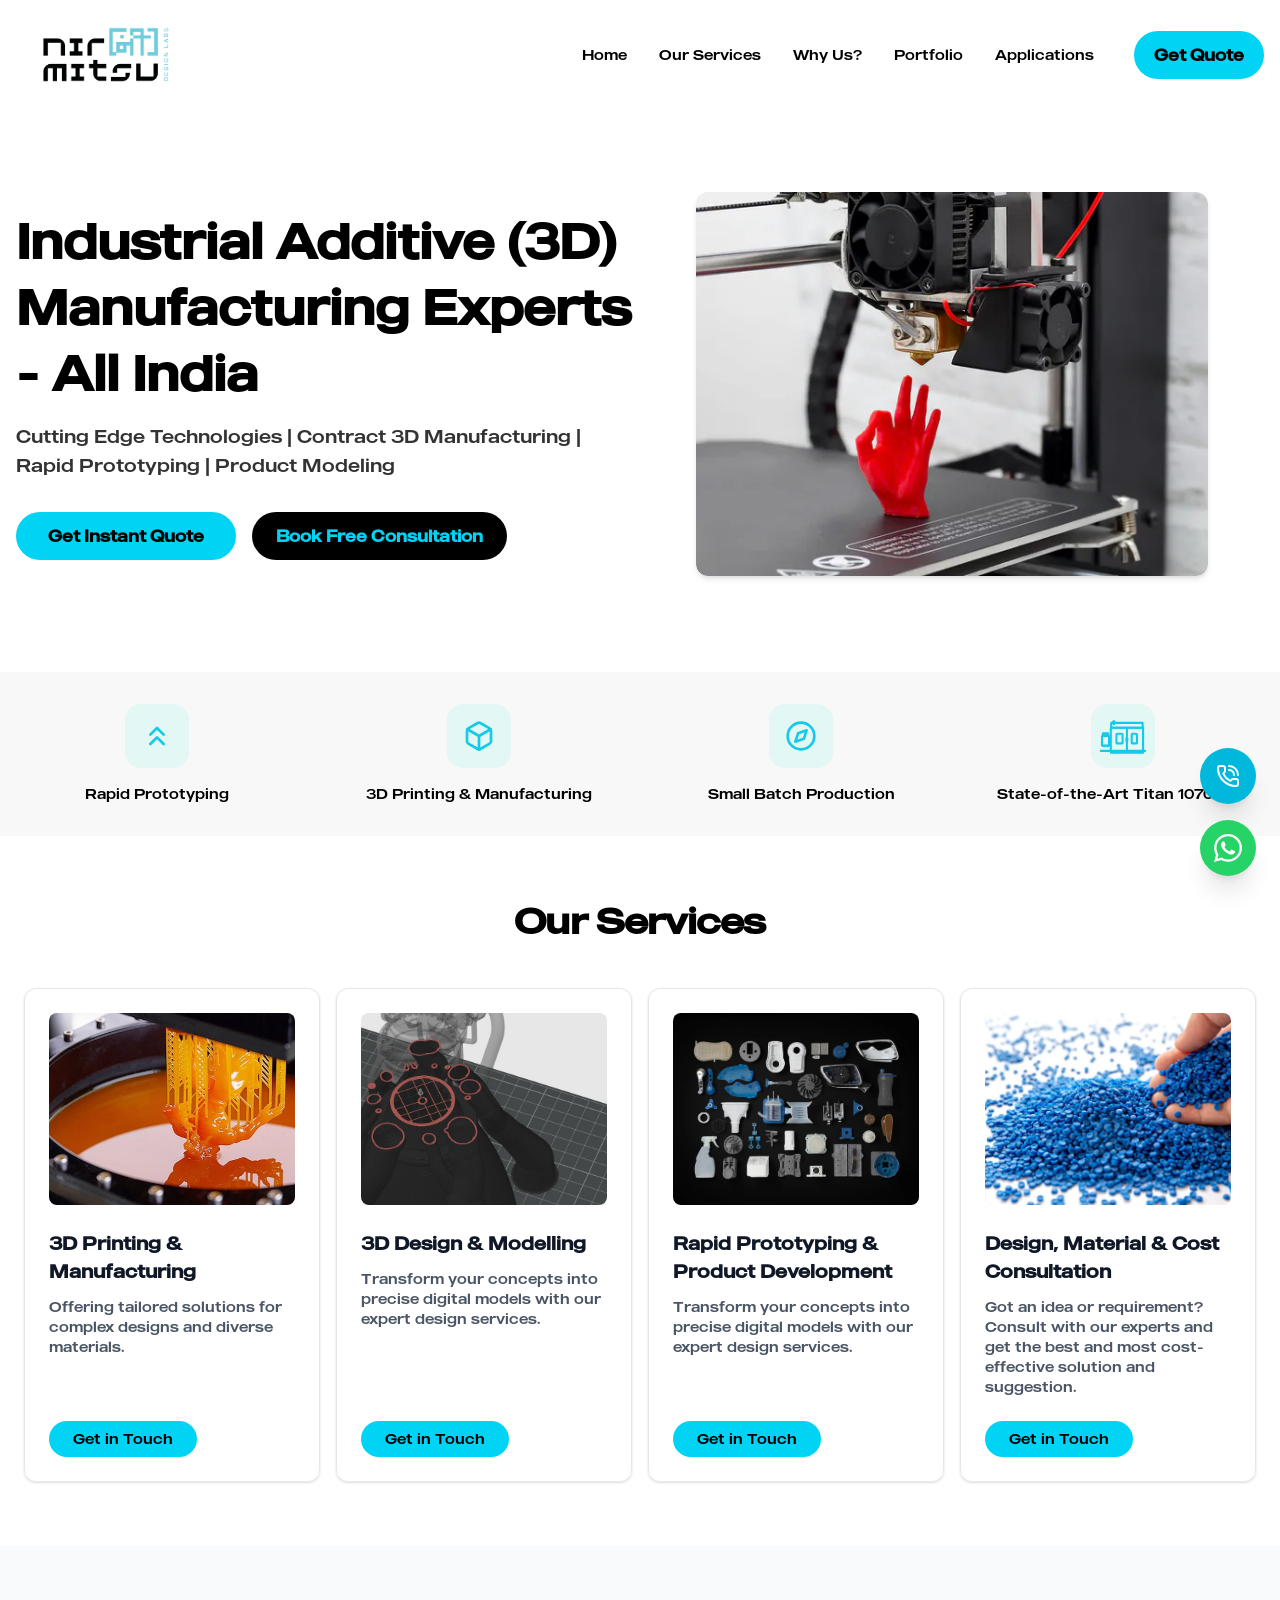
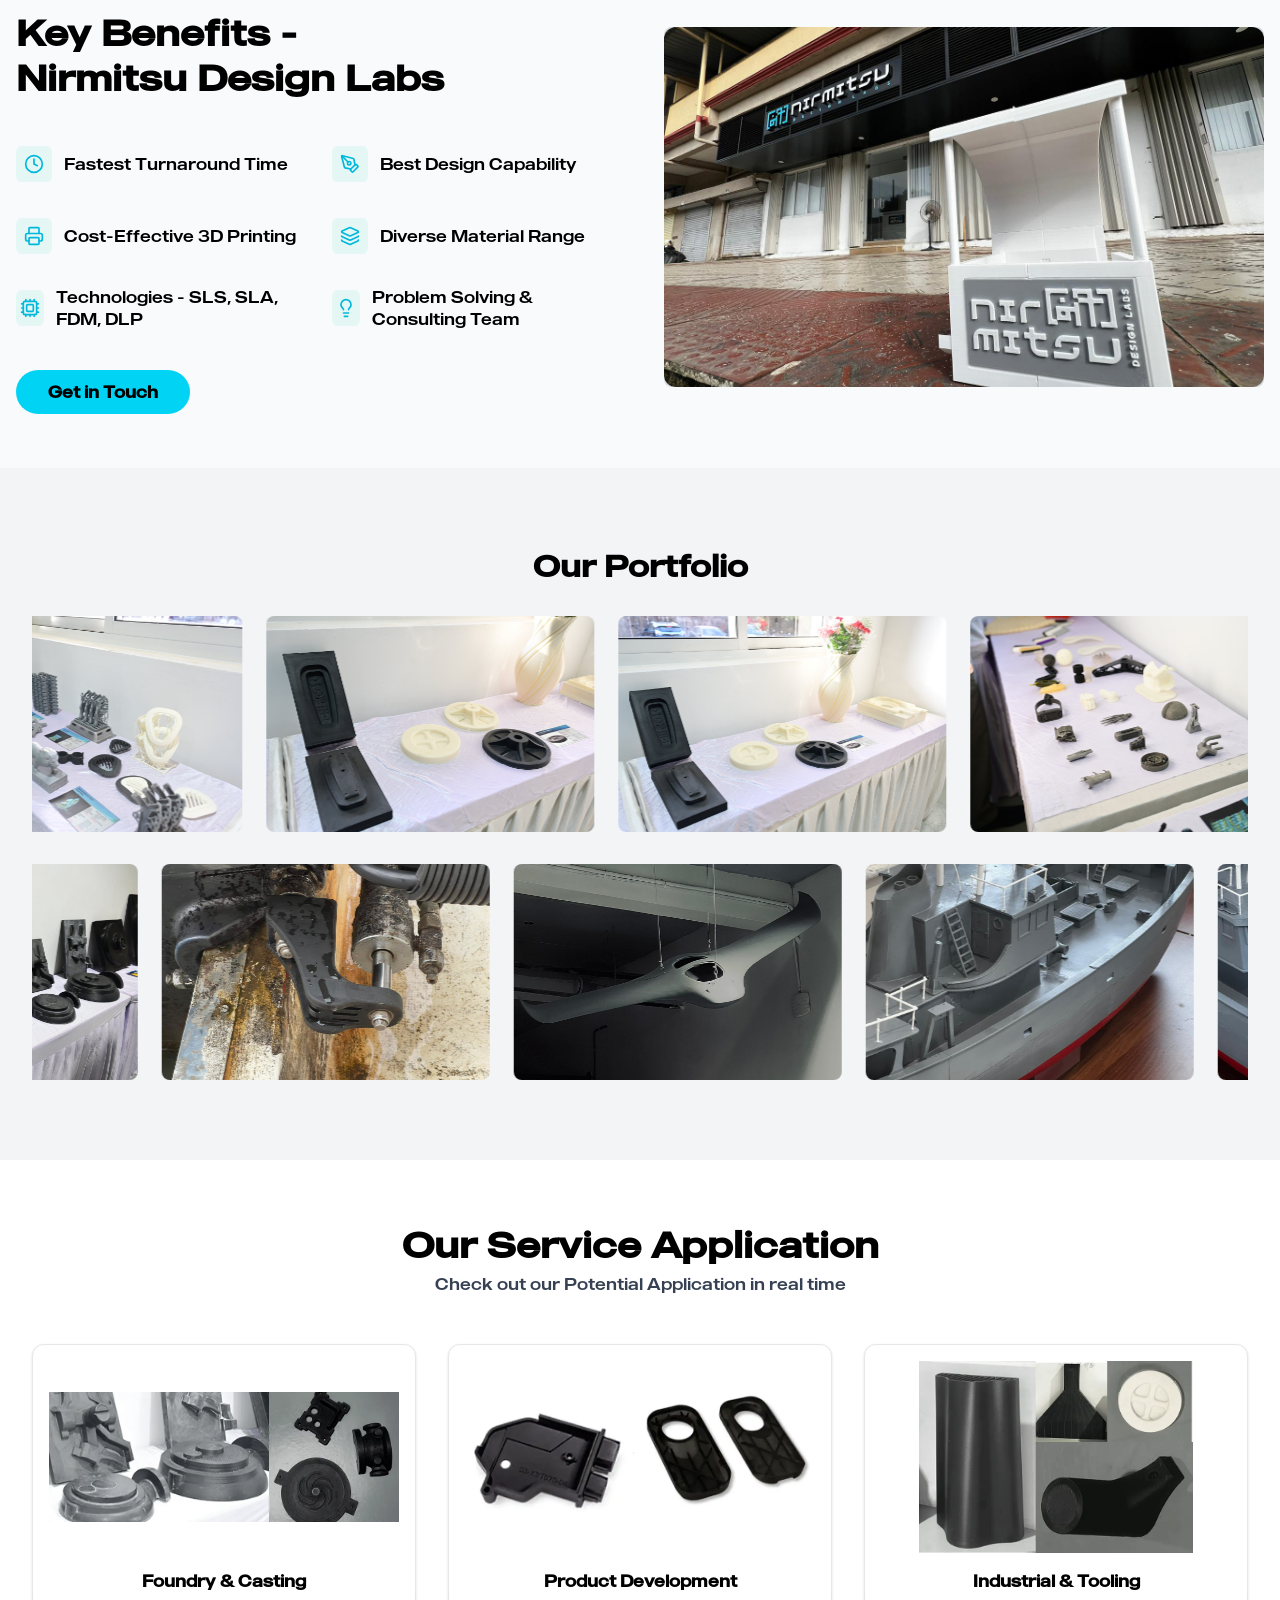
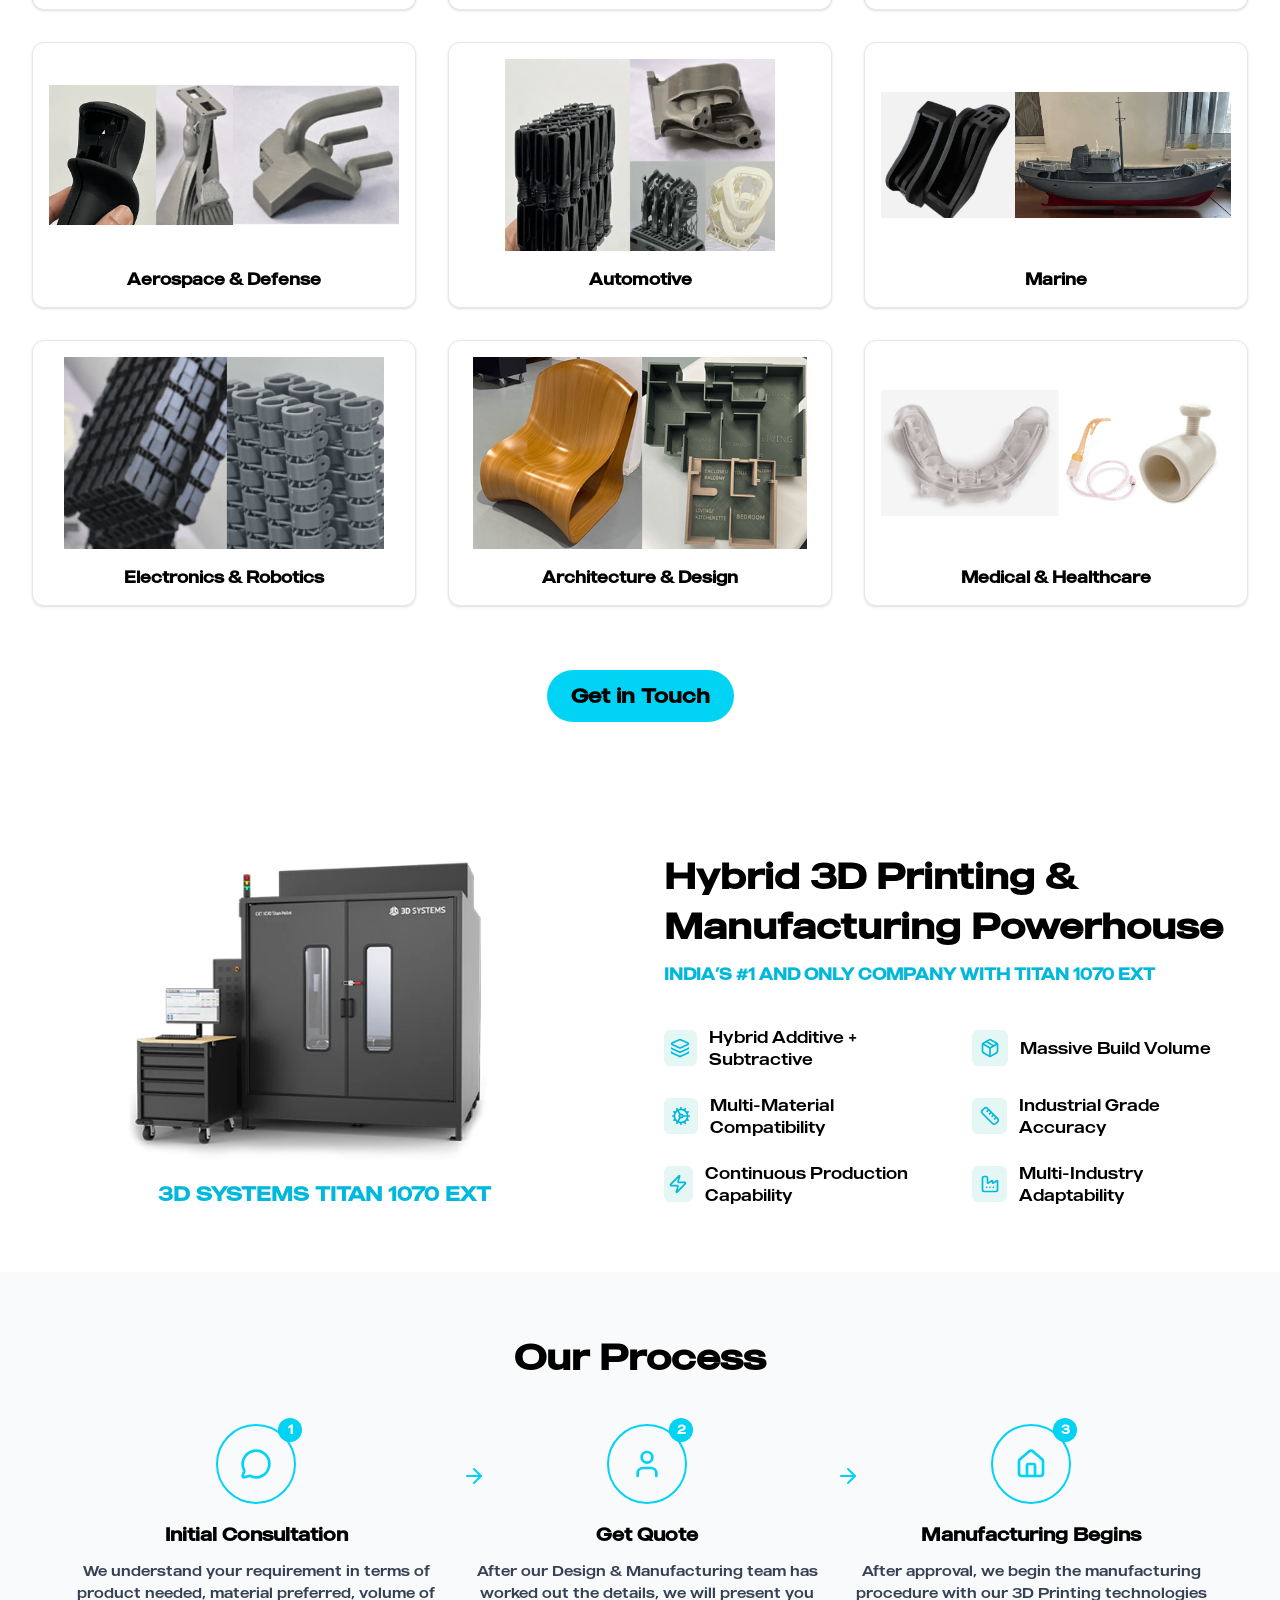
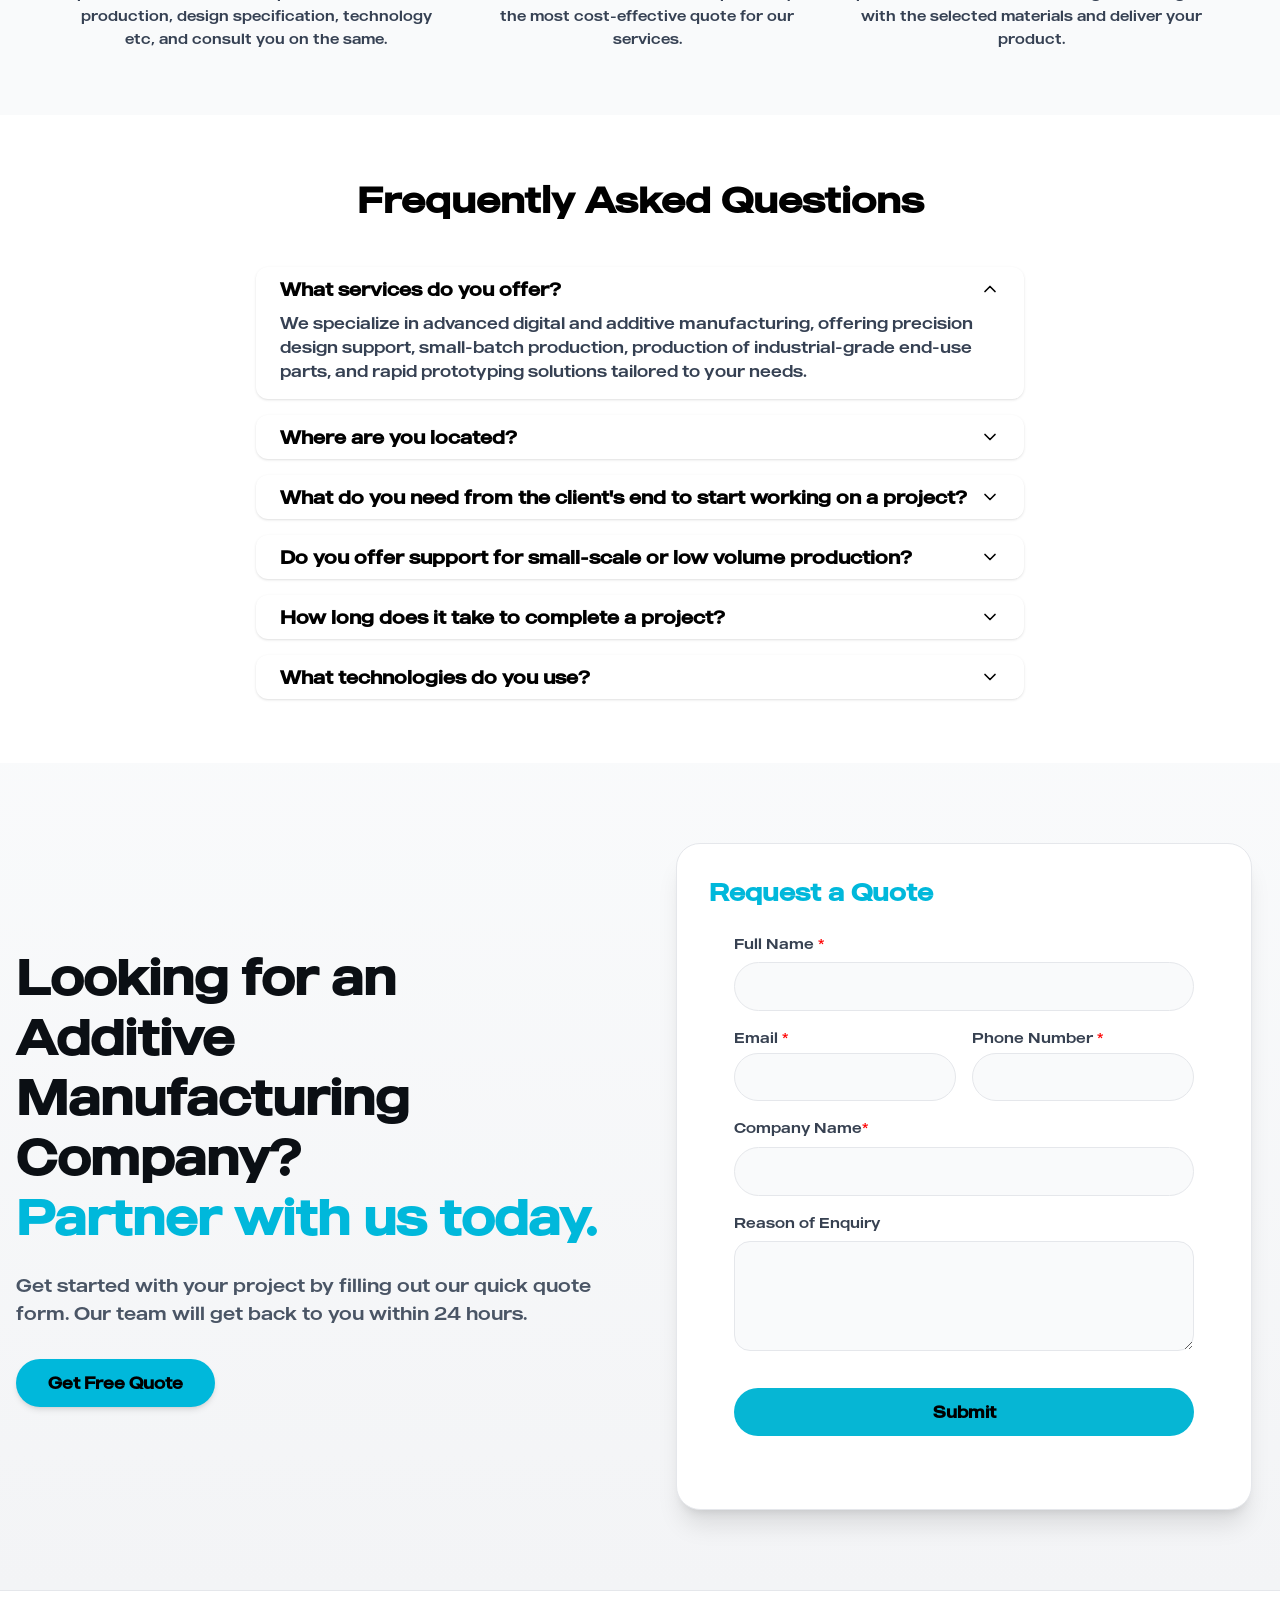
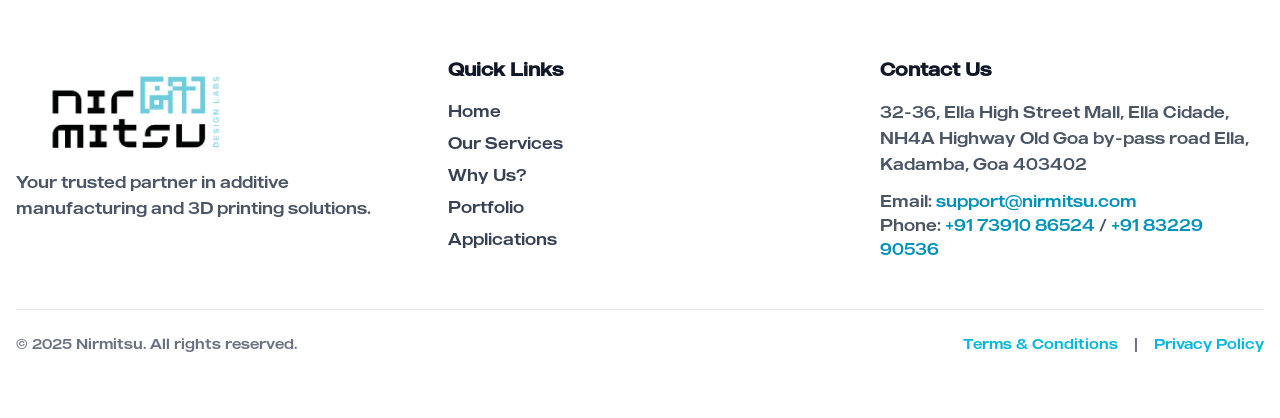
<file: 3d-printing-ads/index.html>
<!DOCTYPE html><!--0aLORAwv9xeLBzYynU7Or-->
<html lang="en">

<head>
  <meta charSet="utf-8" />
  <meta name="viewport" content="width=device-width, initial-scale=1" />
  <link rel="preload" href="/3d-printing-ads/_next/static/media/797e433ab948586e-s.p.dbea232f.woff2" as="font"
    crossorigin="" type="font/woff2" />
  <link rel="preload" href="/3d-printing-ads/_next/static/media/caa3a2e1cccd8315-s.p.853070df.woff2" as="font"
    crossorigin="" type="font/woff2" />
  <link rel="preload" as="image" href="/3d-printing-ads/_next/static/media/why-nirtimsu.8744950a.webp" />
  <link rel="stylesheet" href="/3d-printing-ads/_next/static/chunks/fd04d796f90f0ef2.css" data-precedence="next" />
  <link rel="preload" as="script" fetchPriority="low" href="/3d-printing-ads/_next/static/chunks/b86ee4016e9cfcf5.js" />
  <script src="/3d-printing-ads/_next/static/chunks/84b5f0b3f2547872.js" async=""></script>
  <script src="/3d-printing-ads/_next/static/chunks/ea7ab0dba7b47d7c.js" async=""></script>
  <script src="/3d-printing-ads/_next/static/chunks/turbopack-9415a99af5918afe.js" async=""></script>
  <script src="/3d-printing-ads/_next/static/chunks/05c08c33f311058e.js" async=""></script>
  <script src="/3d-printing-ads/_next/static/chunks/ff1a16fafef87110.js" async=""></script>
  <script src="/3d-printing-ads/_next/static/chunks/7dd66bdf8a7e5707.js" async=""></script>
  <script src="/3d-printing-ads/_next/static/chunks/e9d9b0b1ab58f1cc.js" async=""></script>
  <script src="/3d-printing-ads/_next/static/chunks/879c29faccdb7c14.js" async=""></script>
  <meta name="next-size-adjust" content="" />
  <title>Industrial 3D Printing - Nirmitsu Design Labs Pvt.</title>
  <meta name="description" content="Fastest 3D Printing service in India" />
  <link rel="icon" href="/3d-printing-ads/favicon.ico?favicon.e7b4067f.ico" sizes="64x64" type="image/x-icon" />
  <script src="/3d-printing-ads/_next/static/chunks/a6dad97d9634a72d.js" noModule=""></script>
  <style>
    /* Hides the preheader banner permanently */
    .fixed.top-0.left-0.w-full.bg-cyan-400 {
      display: none !important;
    }

    /* Adjusts the navigation bar so it doesn't leave a blank gap at the top */
    nav.fixed.top-8 {
      top: 0 !important;
    }
  </style>
</head>

<body class="geist_a71539c9-module__T19VSG__variable geist_mono_8d43a2aa-module__8Li5zG__variable antialiased">
  <div hidden=""><!--$--><!--/$--></div><noscript>
    <iframe src="https://www.googletagmanager.com/ns.html?id=GTM-5XBCZ6DZ" height="0" width="0"
      style="display:none;visibility:hidden"></iframe>
  </noscript>
  <div>
    <main>
      <div class="fixed bottom-6 right-6 flex flex-col gap-4 z-[9999]"><a href="tel:+917391086524"
          class="bg-cyan-500 hover:bg-cyan-600 text-white p-4 rounded-full shadow-xl flex items-center justify-center transition-all hover:scale-110 active:scale-95"
          aria-label="Call Now"><svg xmlns="http://www.w3.org/2000/svg" width="24" height="24" viewBox="0 0 24 24"
            fill="none" stroke="currentColor" stroke-width="2" stroke-linecap="round" stroke-linejoin="round"
            class="lucide lucide-phone-call" aria-hidden="true">
            <path d="M13 2a9 9 0 0 1 9 9"></path>
            <path d="M13 6a5 5 0 0 1 5 5"></path>
            <path
              d="M13.832 16.568a1 1 0 0 0 1.213-.303l.355-.465A2 2 0 0 1 17 15h3a2 2 0 0 1 2 2v3a2 2 0 0 1-2 2A18 18 0 0 1 2 4a2 2 0 0 1 2-2h3a2 2 0 0 1 2 2v3a2 2 0 0 1-.8 1.6l-.468.351a1 1 0 0 0-.292 1.233 14 14 0 0 0 6.392 6.384">
            </path>
          </svg></a><a href="https://wa.me/+917391086524" target="_blank" rel="noopener noreferrer"
          class="w-14 h-14 bg-[#25D366] hover:bg-[#1DA851] text-white rounded-full flex items-center justify-center shadow-xl transition-all hover:scale-110 active:scale-95"
          aria-label="Chat on WhatsApp"><svg xmlns="http://www.w3.org/2000/svg" viewBox="0 0 640 640"
            fill="currentColor" class="w-10 h-10">
            <path
              d="M476.9 161.1C435 119.1 379.2 96 319.9 96C197.5 96 97.9 195.6 97.9 318C97.9 357.1 108.1 395.3 127.5 429L96 544L213.7 513.1C246.1 530.8 282.6 540.1 319.8 540.1L319.9 540.1C442.2 540.1 544 440.5 544 318.1C544 258.8 518.8 203.1 476.9 161.1zM319.9 502.7C286.7 502.7 254.2 493.8 225.9 477L219.2 473L149.4 491.3L168 423.2L163.6 416.2C145.1 386.8 135.4 352.9 135.4 318C135.4 216.3 218.2 133.5 320 133.5C369.3 133.5 415.6 152.7 450.4 187.6C485.2 222.5 506.6 268.8 506.5 318.1C506.5 419.9 421.6 502.7 319.9 502.7zM421.1 364.5C415.6 361.7 388.3 348.3 383.2 346.5C378.1 344.6 374.4 343.7 370.7 349.3C367 354.9 356.4 367.3 353.1 371.1C349.9 374.8 346.6 375.3 341.1 372.5C308.5 356.2 287.1 343.4 265.6 306.5C259.9 296.7 271.3 297.4 281.9 276.2C283.7 272.5 282.8 269.3 281.4 266.5C280 263.7 268.9 236.4 264.3 225.3C259.8 214.5 255.2 216 251.8 215.8C248.6 215.6 244.9 215.6 241.2 215.6C237.5 215.6 231.5 217 226.4 222.5C221.3 228.1 207 241.5 207 268.8C207 296.1 226.9 322.5 229.6 326.2C232.4 329.9 268.7 385.9 324.4 410C359.6 425.2 373.4 426.5 391 423.9C401.7 422.3 423.8 410.5 428.4 397.5C433 384.5 433 373.4 431.6 371.1C430.3 368.6 426.6 367.2 421.1 364.5z">
            </path>
          </svg></a></div>
      <div
        class="z-50 fixed top-0 left-0 w-full bg-cyan-400 text-black text-center py-2 px-4 text-xs md:text-sm font-semibold">
        GET FREE 3D MODEL -<!-- --> <a href="#quoteForm" class="underline hover:text-blue-200">Contact Us</a></div>
      <nav class="fixed top-8 left-0 w-full bg-white z-20">
        <div class="max-w-7xl mx-auto px-4 py-3 flex items-center justify-between">
          <div class="flex items-center space-x-2"><img alt="Nirmitsu Logo" loading="lazy" width="180" height="80"
              decoding="async" data-nimg="1" style="color:transparent"
              src="/3d-printing-ads/_next/static/media/logo.fdef3b56.webp" /></div>
          <div class="hidden md:flex items-center gap-10">
            <ul class="flex gap-8 text-sm text-black">
              <li><a href="#hero" class="hover:underline">Home</a></li>
              <li><a href="#services" class="hover:underline">Our Services</a></li>
              <li><a href="#why-us" class="hover:underline">Why Us?</a></li>
              <li><a href="#portfolio" class="hover:underline">Portfolio</a></li>
              <li><a href="#applications" class="hover:underline">Applications</a></li>
            </ul><a href="#quoteForm"
              class="bg-cyan-400 text-black font-bold py-3 px-5 rounded-full hover:bg-cyan-500 transition-colors">Get
              Quote</a>
          </div><button class="md:hidden p-2 rounded-md hover:bg-gray-100 transition" aria-label="Toggle menu"><svg
              xmlns="http://www.w3.org/2000/svg" width="24" height="24" viewBox="0 0 24 24" fill="none"
              stroke="currentColor" stroke-width="2" stroke-linecap="round" stroke-linejoin="round"
              class="lucide lucide-menu" aria-hidden="true">
              <path d="M4 5h16"></path>
              <path d="M4 12h16"></path>
              <path d="M4 19h16"></path>
            </svg></button>
        </div>
      </nav>
      <section id="hero" class="w-full bg-white pt-48 md:pt-48 pb-16 md:pb-24 overflow-hidden">
        <div
          class="max-w-7xl mx-auto flex flex-col-reverse md:flex-row items-center justify-between px-4 gap-12 md:gap-0">
          <div class="w-full md:w-1/2 text-center md:text-left" style="opacity:0;transform:translateX(-50px)">
            <h1 class="text-3xl sm:text-4xl md:text-5xl font-bold leading-snug text-black font-[MADE]"
              style="opacity:0;transform:translateY(20px)">Industrial Additive (3D) Manufacturing Experts - All India
            </h1>
            <p class="mt-4 text-sm sm:text-base md:text-lg text-black/80 font-[MADE] leading-relaxed"
              style="opacity:0;transform:translateY(20px)">Cutting Edge Technologies | Contract 3D Manufacturing | Rapid
              Prototyping | Product Modeling</p>
            <div class="mt-8 flex sm:flex-row gap-4 justify-center md:justify-start"
              style="opacity:0;transform:translateY(20px)"><a href="#quoteForm"
                class="bg-cyan-400 text-black font-[MADE] font-semibold py-3 px-8 rounded-full hover:bg-cyan-500 transition-all text-sm sm:text-base">Get
                Instant Quote</a><a href="#quoteForm"
                class="bg-black text-cyan-400 rounded-full font-[MADE] font-semibold py-3 px-6 hover:bg-black/90 transition-all text-sm sm:text-base">Book
                Free Consultation</a></div>
          </div>
          <div class="w-full md:w-1/2 flex justify-center" style="opacity:0;transform:translateX(50px)">
            <div
              class="w-full max-w-sm sm:max-w-md md:max-w-lg h-56 sm:h-72 md:h-96 bg-gray-100 rounded-xl shadow-md overflow-hidden">
              <img alt="3D Printer" width="1000" height="1000" decoding="async" data-nimg="1"
                class="w-full h-full object-cover rounded-xl" style="color:transparent"
                src="/3d-printing-ads/_next/static/media/why-nirtimsu.8744950a.webp" /></div>
          </div>
        </div>
      </section>
      <section class="w-full bg-[#f8f8f8] py-8 overflow-hidden">
        <div class="max-w-7xl mx-auto px-4">
          <div class="grid grid-cols-2 sm:grid-cols-4 gap-6 sm:gap-10 text-center items-start justify-center">
            <div class="flex flex-col items-center" style="opacity:0;transform:translateY(30px)">
              <div class="flex items-center justify-center bg-[#2EEACD1A] rounded-2xl w-16 h-16 mb-4"><svg
                  xmlns="http://www.w3.org/2000/svg" width="32" height="32" viewBox="0 0 24 24" fill="none"
                  stroke="#13CBE8" stroke-width="2" stroke-linecap="round" stroke-linejoin="round">
                  <path d="m17 11-5-5-5 5"></path>
                  <path d="m17 18-5-5-5 5"></path>
                </svg></div>
              <h6 class="text-black font-[MADE] text-sm md:text-sm">Rapid Prototyping</h6>
            </div>
            <div class="flex flex-col items-center" style="opacity:0;transform:translateY(30px)">
              <div class="flex items-center justify-center bg-[#2EEACD1A] rounded-2xl w-16 h-16 mb-4"><svg
                  xmlns="http://www.w3.org/2000/svg" width="32" height="32" viewBox="0 0 24 24" fill="none"
                  stroke="#13CBE8" stroke-width="2" stroke-linecap="round" stroke-linejoin="round">
                  <path
                    d="M21 16V8a2 2 0 0 0-1-1.73l-7-4a2 2 0 0 0-2 0l-7 4A2 2 0 0 0 3 8v8a2 2 0 0 0 1 1.73l7 4a2 2 0 0 0 2 0l7-4A2 2 0 0 0 21 16z">
                  </path>
                  <path d="m3.27 6.96 8.73 5.02 8.74-5.02M12 22V12"></path>
                </svg></div>
              <h6 class="text-black font-[MADE] text-sm md:text-sm">3D Printing &amp; Manufacturing</h6>
            </div>
            <div class="flex flex-col items-center" style="opacity:0;transform:translateY(30px)">
              <div class="flex items-center justify-center bg-[#2EEACD1A] rounded-2xl w-16 h-16 mb-4"><svg
                  xmlns="http://www.w3.org/2000/svg" width="32" height="32" viewBox="0 0 24 24" fill="none"
                  stroke="#13CBE8" stroke-width="2" stroke-linecap="round" stroke-linejoin="round">
                  <circle cx="12" cy="12" r="10"></circle>
                  <polygon points="16.24 7.76 14.12 14.12 7.76 16.24 9.88 9.88 16.24 7.76"></polygon>
                </svg></div>
              <h6 class="text-black font-[MADE] text-sm md:text-sm">Small Batch Production</h6>
            </div>
            <div class="flex flex-col items-center" style="opacity:0;transform:translateY(30px)">
              <div class="flex items-center justify-center bg-[#2EEACD1A] rounded-2xl w-16 h-16 mb-4"><svg
                  xmlns="http://www.w3.org/2000/svg" viewBox="0 0 1100 800" width="48" height="48">
                  <style>
                    .line {
                      fill: none;
                      stroke: #13CBE8;
                      stroke-width: 48;
                      stroke-linecap: round;
                      stroke-linejoin: round;
                    }
                  </style>
                  <line class="line" x1="40" y1="740" x2="1060" y2="740"></line>
                  <g transform="translate(70,340)">
                    <rect class="line" x="0" y="60" width="160" height="220" rx="4" ry="4"></rect>
                    <rect class="line" x="20" y="0" width="120" height="50" rx="4" ry="4"></rect>
                    <line class="line" x1="80" y1="50" x2="80" y2="60"></line>
                    <circle class="line" cx="50" cy="290" r="8"></circle>
                    <circle class="line" cx="130" cy="290" r="8"></circle>
                  </g>
                  <g transform="translate(280,100)">
                    <rect class="line" x="0" y="0" width="720" height="110" rx="4" ry="4"></rect>
                    <rect class="line" x="-10" y="110" width="740" height="550" rx="4" ry="4"></rect>
                    <line class="line" x1="360" y1="110" x2="360" y2="660"></line>
                    <rect class="line" x="120" y="250" width="140" height="220" rx="18" ry="18"></rect>
                    <rect class="line" x="470" y="250" width="120" height="220" rx="18" ry="18"></rect>
                    <line class="line" x1="350" y1="360" x2="350" y2="410"></line>
                    <line class="line" x1="370" y1="360" x2="370" y2="410"></line>
                    <rect class="line" x="-5" y="660" width="730" height="25" rx="4" ry="4"></rect>
                    <g transform="translate(60,20)">
                      <rect class="line" x="-6" y="-40" width="12" height="50" rx="3" ry="3"></rect>
                      <rect class="line" x="-10" y="-55" width="20" height="10" rx="2" ry="2"></rect>
                    </g>
                  </g>
                </svg></div>
              <h6 class="text-black font-[MADE] text-sm md:text-sm">State-of-the-Art Titan 1070 EXT</h6>
            </div>
          </div>
        </div>
      </section>
      <section id="services">
        <div class="mx-auto max-w-7xl px-4 py-16 sm:px-5 lg:px-6 bg-white">
          <h2 class="text-4xl flex justify-center w-full font-bold tracking-tight mb-12">Our Services</h2>
          <div class="grid grid-cols-1 gap-4 sm:grid-cols-2 lg:grid-cols-4">
            <div
              class="flex flex-col rounded-xl border border-gray-200 p-6 shadow-sm transition duration-300 ease-in-out hover:shadow-lg">
              <div class="bg-gray-200 flex rounded-lg h-48 w-full mb-6 min-h-[150px] relative overflow-hidden"><img
                  alt="3D Printing &amp; Manufacturing" loading="lazy" decoding="async" data-nimg="fill"
                  class="object-cover"
                  style="position:absolute;height:100%;width:100%;left:0;top:0;right:0;bottom:0;color:transparent"
                  src="/3d-printing-ads/_next/static/media/3d-printing.8866218c.webp" /></div>
              <div class="flex-grow">
                <h3 class="text-lg font-semibold text-gray-900 mb-3">3D Printing &amp; Manufacturing</h3>
                <p class="text-gray-600 text-sm mb-6">Offering tailored solutions for complex designs and diverse
                  materials.</p>
              </div>
              <div class="mt-auto"><a href="#quoteForm"
                  class="inline-flex bg-cyan-400 text-black font-medium hover:bg-cyan-500 py-2 px-6 rounded-full transition duration-150 ease-in-out text-sm">Get
                  in Touch</a></div>
            </div>
            <div
              class="flex flex-col rounded-xl border border-gray-200 p-6 shadow-sm transition duration-300 ease-in-out hover:shadow-lg">
              <div class="bg-gray-200 flex rounded-lg h-48 w-full mb-6 min-h-[150px] relative overflow-hidden"><img
                  alt="3D Design &amp; Modelling" loading="lazy" decoding="async" data-nimg="fill" class="object-cover"
                  style="position:absolute;height:100%;width:100%;left:0;top:0;right:0;bottom:0;color:transparent"
                  src="/3d-printing-ads/_next/static/media/3d-design.3f99eebe.png" /></div>
              <div class="flex-grow">
                <h3 class="text-lg font-semibold text-gray-900 mb-3">3D Design &amp; Modelling</h3>
                <p class="text-gray-600 text-sm mb-6">Transform your concepts into precise digital models with our
                  expert design services.</p>
              </div>
              <div class="mt-auto"><a href="#quoteForm"
                  class="inline-flex bg-cyan-400 text-black font-medium hover:bg-cyan-500 py-2 px-6 rounded-full transition duration-150 ease-in-out text-sm">Get
                  in Touch</a></div>
            </div>
            <div
              class="flex flex-col rounded-xl border border-gray-200 p-6 shadow-sm transition duration-300 ease-in-out hover:shadow-lg">
              <div class="bg-gray-200 flex rounded-lg h-48 w-full mb-6 min-h-[150px] relative overflow-hidden"><img
                  alt="Rapid Prototyping &amp; Product Development" loading="lazy" decoding="async" data-nimg="fill"
                  class="object-cover"
                  style="position:absolute;height:100%;width:100%;left:0;top:0;right:0;bottom:0;color:transparent"
                  src="/3d-printing-ads/_next/static/media/rapid.9ef71603.webp" /></div>
              <div class="flex-grow">
                <h3 class="text-lg font-semibold text-gray-900 mb-3">Rapid Prototyping &amp; Product Development</h3>
                <p class="text-gray-600 text-sm mb-6">Transform your concepts into precise digital models with our
                  expert design services.</p>
              </div>
              <div class="mt-auto"><a href="#quoteForm"
                  class="inline-flex bg-cyan-400 text-black font-medium hover:bg-cyan-500 py-2 px-6 rounded-full transition duration-150 ease-in-out text-sm">Get
                  in Touch</a></div>
            </div>
            <div
              class="flex flex-col rounded-xl border border-gray-200 p-6 shadow-sm transition duration-300 ease-in-out hover:shadow-lg">
              <div class="bg-gray-200 flex rounded-lg h-48 w-full mb-6 min-h-[150px] relative overflow-hidden"><img
                  alt="Design, Material &amp; Cost Consultation" loading="lazy" decoding="async" data-nimg="fill"
                  class="object-cover"
                  style="position:absolute;height:100%;width:100%;left:0;top:0;right:0;bottom:0;color:transparent"
                  src="/3d-printing-ads/_next/static/media/material-banner.0e38fe99.png" /></div>
              <div class="flex-grow">
                <h3 class="text-lg font-semibold text-gray-900 mb-3">Design, Material &amp; Cost Consultation</h3>
                <p class="text-gray-600 text-sm mb-6">Got an idea or requirement? Consult with our experts and get the
                  best and most cost-effective solution and suggestion.</p>
              </div>
              <div class="mt-auto"><a href="#quoteForm"
                  class="inline-flex bg-cyan-400 text-black font-medium hover:bg-cyan-500 py-2 px-6 rounded-full transition duration-150 ease-in-out text-sm">Get
                  in Touch</a></div>
            </div>
          </div>
        </div>
      </section>
      <section id="why-us" class="bg-gray-50 py-16 px-4">
        <div class="max-w-7xl mx-auto flex flex-col md:flex-row items-center gap-12">
          <div class="flex-1">
            <h2 class="text-3xl md:text-4xl md:text-left text-center font-bold text-black mb-10 leading-tight">Key
              Benefits - <br />Nirmitsu Design Labs</h2>
            <div class="grid grid-cols-1 sm:grid-cols-2 gap-y-6 gap-x-8 mb-12">
              <div class="flex items-center gap-3 bg-transparent h-12">
                <div class="w-9 h-9 bg-[#e4f7f4] flex items-center justify-center rounded-md"><svg
                    xmlns="http://www.w3.org/2000/svg" width="24" height="24" viewBox="0 0 24 24" fill="none"
                    stroke="currentColor" stroke-width="2" stroke-linecap="round" stroke-linejoin="round"
                    class="lucide lucide-clock text-[#00b8db] w-5 h-5" aria-hidden="true">
                    <path d="M12 6v6l4 2"></path>
                    <circle cx="12" cy="12" r="10"></circle>
                  </svg></div>
                <p class="text-sm md:text-base text-black font-medium leading-snug">Fastest Turnaround Time</p>
              </div>
              <div class="flex items-center gap-3 bg-transparent h-12">
                <div class="w-9 h-9 bg-[#e4f7f4] flex items-center justify-center rounded-md"><svg
                    xmlns="http://www.w3.org/2000/svg" width="24" height="24" viewBox="0 0 24 24" fill="none"
                    stroke="currentColor" stroke-width="2" stroke-linecap="round" stroke-linejoin="round"
                    class="lucide lucide-pen-tool text-[#00b8db] w-5 h-5" aria-hidden="true">
                    <path
                      d="M15.707 21.293a1 1 0 0 1-1.414 0l-1.586-1.586a1 1 0 0 1 0-1.414l5.586-5.586a1 1 0 0 1 1.414 0l1.586 1.586a1 1 0 0 1 0 1.414z">
                    </path>
                    <path
                      d="m18 13-1.375-6.874a1 1 0 0 0-.746-.776L3.235 2.028a1 1 0 0 0-1.207 1.207L5.35 15.879a1 1 0 0 0 .776.746L13 18">
                    </path>
                    <path d="m2.3 2.3 7.286 7.286"></path>
                    <circle cx="11" cy="11" r="2"></circle>
                  </svg></div>
                <p class="text-sm md:text-base text-black font-medium leading-snug">Best Design Capability</p>
              </div>
              <div class="flex items-center gap-3 bg-transparent h-12">
                <div class="w-9 h-9 bg-[#e4f7f4] flex items-center justify-center rounded-md"><svg
                    xmlns="http://www.w3.org/2000/svg" width="24" height="24" viewBox="0 0 24 24" fill="none"
                    stroke="currentColor" stroke-width="2" stroke-linecap="round" stroke-linejoin="round"
                    class="lucide lucide-printer text-[#00b8db] w-5 h-5" aria-hidden="true">
                    <path d="M6 18H4a2 2 0 0 1-2-2v-5a2 2 0 0 1 2-2h16a2 2 0 0 1 2 2v5a2 2 0 0 1-2 2h-2"></path>
                    <path d="M6 9V3a1 1 0 0 1 1-1h10a1 1 0 0 1 1 1v6"></path>
                    <rect x="6" y="14" width="12" height="8" rx="1"></rect>
                  </svg></div>
                <p class="text-sm md:text-base text-black font-medium leading-snug">Cost-Effective 3D Printing</p>
              </div>
              <div class="flex items-center gap-3 bg-transparent h-12">
                <div class="w-9 h-9 bg-[#e4f7f4] flex items-center justify-center rounded-md"><svg
                    xmlns="http://www.w3.org/2000/svg" width="24" height="24" viewBox="0 0 24 24" fill="none"
                    stroke="currentColor" stroke-width="2" stroke-linecap="round" stroke-linejoin="round"
                    class="lucide lucide-layers text-[#00b8db] w-5 h-5" aria-hidden="true">
                    <path
                      d="M12.83 2.18a2 2 0 0 0-1.66 0L2.6 6.08a1 1 0 0 0 0 1.83l8.58 3.91a2 2 0 0 0 1.66 0l8.58-3.9a1 1 0 0 0 0-1.83z">
                    </path>
                    <path d="M2 12a1 1 0 0 0 .58.91l8.6 3.91a2 2 0 0 0 1.65 0l8.58-3.9A1 1 0 0 0 22 12"></path>
                    <path d="M2 17a1 1 0 0 0 .58.91l8.6 3.91a2 2 0 0 0 1.65 0l8.58-3.9A1 1 0 0 0 22 17"></path>
                  </svg></div>
                <p class="text-sm md:text-base text-black font-medium leading-snug">Diverse Material Range</p>
              </div>
              <div class="flex items-center gap-3 bg-transparent h-12">
                <div class="w-9 h-9 bg-[#e4f7f4] flex items-center justify-center rounded-md"><svg
                    xmlns="http://www.w3.org/2000/svg" width="24" height="24" viewBox="0 0 24 24" fill="none"
                    stroke="currentColor" stroke-width="2" stroke-linecap="round" stroke-linejoin="round"
                    class="lucide lucide-cpu text-[#00b8db] w-5 h-5" aria-hidden="true">
                    <path d="M12 20v2"></path>
                    <path d="M12 2v2"></path>
                    <path d="M17 20v2"></path>
                    <path d="M17 2v2"></path>
                    <path d="M2 12h2"></path>
                    <path d="M2 17h2"></path>
                    <path d="M2 7h2"></path>
                    <path d="M20 12h2"></path>
                    <path d="M20 17h2"></path>
                    <path d="M20 7h2"></path>
                    <path d="M7 20v2"></path>
                    <path d="M7 2v2"></path>
                    <rect x="4" y="4" width="16" height="16" rx="2"></rect>
                    <rect x="8" y="8" width="8" height="8" rx="1"></rect>
                  </svg></div>
                <p class="text-sm md:text-base text-black font-medium leading-snug">Technologies - SLS, SLA, FDM, DLP
                </p>
              </div>
              <div class="flex items-center gap-3 bg-transparent h-12">
                <div class="w-9 h-9 bg-[#e4f7f4] flex items-center justify-center rounded-md"><svg
                    xmlns="http://www.w3.org/2000/svg" width="24" height="24" viewBox="0 0 24 24" fill="none"
                    stroke="currentColor" stroke-width="2" stroke-linecap="round" stroke-linejoin="round"
                    class="lucide lucide-lightbulb text-[#00b8db] w-5 h-5" aria-hidden="true">
                    <path
                      d="M15 14c.2-1 .7-1.7 1.5-2.5 1-.9 1.5-2.2 1.5-3.5A6 6 0 0 0 6 8c0 1 .2 2.2 1.5 3.5.7.7 1.3 1.5 1.5 2.5">
                    </path>
                    <path d="M9 18h6"></path>
                    <path d="M10 22h4"></path>
                  </svg></div>
                <p class="text-sm md:text-base text-black font-medium leading-snug">Problem Solving &amp; Consulting
                  Team</p>
              </div>
            </div><a href="#quoteForm"
              class="bg-cyan-400 hover:bg-cyan-500 text-black hover:cursor-pointer font-semibold rounded-full px-8 py-3 transition-all">Get
              in Touch</a>
          </div>
          <div class="flex-1 w-full h-[320px] md:h-[360px] bg-gray-300 rounded-lg"><img alt="3D Printer" loading="lazy"
              width="1000" height="1000" decoding="async" data-nimg="1" class="w-full h-full object-cover rounded-xl"
              style="color:transparent" src="/3d-printing-ads/_next/static/media/gallery(16).c9e112fa.png" /></div>
        </div>
      </section>
      <section id="portfolio" class="bg-gray-100 py-16">
        <div class=" mx-auto px-4 py-4 md:px-8">
          <div class="flex items-center justify-center mb-8">
            <h2 class="text-2xl md:text-3xl font-bold text-black">Our Portfolio</h2>
          </div>
          <div class="flex flex-col gap-8">
            <div class="relative w-full overflow-hidden select-none">
              <div class="flex gap-6 pr-6 cursor-grab active:cursor-grabbing will-change-transform" draggable="false"
                style="transform:none;-webkit-touch-callout:none;-webkit-user-select:none;user-select:none;touch-action:pan-y">
                <div class="flex-shrink-0 w-82 h-54 bg-gray-300 rounded-lg overflow-hidden group"><img
                    alt="Portfolio image 1" draggable="false" loading="lazy" width="400" height="300" decoding="async"
                    data-nimg="1"
                    class="object-cover w-full h-full pointer-events-none transition-transform duration-500 group-hover:scale-110"
                    style="color:transparent" src="/3d-printing-ads/_next/static/media/gallery(1).de4a6c0f.png" /></div>
                <div class="flex-shrink-0 w-82 h-54 bg-gray-300 rounded-lg overflow-hidden group"><img
                    alt="Portfolio image 2" draggable="false" loading="lazy" width="400" height="300" decoding="async"
                    data-nimg="1"
                    class="object-cover w-full h-full pointer-events-none transition-transform duration-500 group-hover:scale-110"
                    style="color:transparent" src="/3d-printing-ads/_next/static/media/gallery(2).3b0559ae.png" /></div>
                <div class="flex-shrink-0 w-82 h-54 bg-gray-300 rounded-lg overflow-hidden group"><img
                    alt="Portfolio image 3" draggable="false" loading="lazy" width="400" height="300" decoding="async"
                    data-nimg="1"
                    class="object-cover w-full h-full pointer-events-none transition-transform duration-500 group-hover:scale-110"
                    style="color:transparent" src="/3d-printing-ads/_next/static/media/gallery(3).37de5b82.png" /></div>
                <div class="flex-shrink-0 w-82 h-54 bg-gray-300 rounded-lg overflow-hidden group"><img
                    alt="Portfolio image 4" draggable="false" loading="lazy" width="400" height="300" decoding="async"
                    data-nimg="1"
                    class="object-cover w-full h-full pointer-events-none transition-transform duration-500 group-hover:scale-110"
                    style="color:transparent" src="/3d-printing-ads/_next/static/media/gallery(4).ed9a38ab.png" /></div>
                <div class="flex-shrink-0 w-82 h-54 bg-gray-300 rounded-lg overflow-hidden group"><img
                    alt="Portfolio image 5" draggable="false" loading="lazy" width="400" height="300" decoding="async"
                    data-nimg="1"
                    class="object-cover w-full h-full pointer-events-none transition-transform duration-500 group-hover:scale-110"
                    style="color:transparent" src="/3d-printing-ads/_next/static/media/gallery(5).3e4021b5.png" /></div>
                <div class="flex-shrink-0 w-82 h-54 bg-gray-300 rounded-lg overflow-hidden group"><img
                    alt="Portfolio image 6" draggable="false" loading="lazy" width="400" height="300" decoding="async"
                    data-nimg="1"
                    class="object-cover w-full h-full pointer-events-none transition-transform duration-500 group-hover:scale-110"
                    style="color:transparent" src="/3d-printing-ads/_next/static/media/gallery(6).cb97a163.png" /></div>
                <div class="flex-shrink-0 w-82 h-54 bg-gray-300 rounded-lg overflow-hidden group"><img
                    alt="Portfolio image 7" draggable="false" loading="lazy" width="400" height="300" decoding="async"
                    data-nimg="1"
                    class="object-cover w-full h-full pointer-events-none transition-transform duration-500 group-hover:scale-110"
                    style="color:transparent" src="/3d-printing-ads/_next/static/media/gallery(7).2de9a74c.png" /></div>
                <div class="flex-shrink-0 w-82 h-54 bg-gray-300 rounded-lg overflow-hidden group"><img
                    alt="Portfolio image 8" draggable="false" loading="lazy" width="400" height="300" decoding="async"
                    data-nimg="1"
                    class="object-cover w-full h-full pointer-events-none transition-transform duration-500 group-hover:scale-110"
                    style="color:transparent" src="/3d-printing-ads/_next/static/media/gallery(8).f37bbf5a.png" /></div>
                <div class="flex-shrink-0 w-82 h-54 bg-gray-300 rounded-lg overflow-hidden group"><img
                    alt="Portfolio image 9" draggable="false" loading="lazy" width="400" height="300" decoding="async"
                    data-nimg="1"
                    class="object-cover w-full h-full pointer-events-none transition-transform duration-500 group-hover:scale-110"
                    style="color:transparent" src="/3d-printing-ads/_next/static/media/gallery(9).4b7f5d52.png" /></div>
                <div class="flex-shrink-0 w-82 h-54 bg-gray-300 rounded-lg overflow-hidden group"><img
                    alt="Portfolio image 10" draggable="false" loading="lazy" width="400" height="300" decoding="async"
                    data-nimg="1"
                    class="object-cover w-full h-full pointer-events-none transition-transform duration-500 group-hover:scale-110"
                    style="color:transparent" src="/3d-printing-ads/_next/static/media/gallery(10).ee6cb3c1.png" />
                </div>
                <div class="flex-shrink-0 w-82 h-54 bg-gray-300 rounded-lg overflow-hidden group"><img
                    alt="Portfolio image 11" draggable="false" loading="lazy" width="400" height="300" decoding="async"
                    data-nimg="1"
                    class="object-cover w-full h-full pointer-events-none transition-transform duration-500 group-hover:scale-110"
                    style="color:transparent" src="/3d-printing-ads/_next/static/media/gallery(11).46cb24da.png" />
                </div>
                <div class="flex-shrink-0 w-82 h-54 bg-gray-300 rounded-lg overflow-hidden group"><img
                    alt="Portfolio image 12" draggable="false" loading="lazy" width="400" height="300" decoding="async"
                    data-nimg="1"
                    class="object-cover w-full h-full pointer-events-none transition-transform duration-500 group-hover:scale-110"
                    style="color:transparent" src="/3d-printing-ads/_next/static/media/gallery(1).de4a6c0f.png" /></div>
                <div class="flex-shrink-0 w-82 h-54 bg-gray-300 rounded-lg overflow-hidden group"><img
                    alt="Portfolio image 13" draggable="false" loading="lazy" width="400" height="300" decoding="async"
                    data-nimg="1"
                    class="object-cover w-full h-full pointer-events-none transition-transform duration-500 group-hover:scale-110"
                    style="color:transparent" src="/3d-printing-ads/_next/static/media/gallery(2).3b0559ae.png" /></div>
                <div class="flex-shrink-0 w-82 h-54 bg-gray-300 rounded-lg overflow-hidden group"><img
                    alt="Portfolio image 14" draggable="false" loading="lazy" width="400" height="300" decoding="async"
                    data-nimg="1"
                    class="object-cover w-full h-full pointer-events-none transition-transform duration-500 group-hover:scale-110"
                    style="color:transparent" src="/3d-printing-ads/_next/static/media/gallery(3).37de5b82.png" /></div>
                <div class="flex-shrink-0 w-82 h-54 bg-gray-300 rounded-lg overflow-hidden group"><img
                    alt="Portfolio image 15" draggable="false" loading="lazy" width="400" height="300" decoding="async"
                    data-nimg="1"
                    class="object-cover w-full h-full pointer-events-none transition-transform duration-500 group-hover:scale-110"
                    style="color:transparent" src="/3d-printing-ads/_next/static/media/gallery(4).ed9a38ab.png" /></div>
                <div class="flex-shrink-0 w-82 h-54 bg-gray-300 rounded-lg overflow-hidden group"><img
                    alt="Portfolio image 16" draggable="false" loading="lazy" width="400" height="300" decoding="async"
                    data-nimg="1"
                    class="object-cover w-full h-full pointer-events-none transition-transform duration-500 group-hover:scale-110"
                    style="color:transparent" src="/3d-printing-ads/_next/static/media/gallery(5).3e4021b5.png" /></div>
                <div class="flex-shrink-0 w-82 h-54 bg-gray-300 rounded-lg overflow-hidden group"><img
                    alt="Portfolio image 17" draggable="false" loading="lazy" width="400" height="300" decoding="async"
                    data-nimg="1"
                    class="object-cover w-full h-full pointer-events-none transition-transform duration-500 group-hover:scale-110"
                    style="color:transparent" src="/3d-printing-ads/_next/static/media/gallery(6).cb97a163.png" /></div>
                <div class="flex-shrink-0 w-82 h-54 bg-gray-300 rounded-lg overflow-hidden group"><img
                    alt="Portfolio image 18" draggable="false" loading="lazy" width="400" height="300" decoding="async"
                    data-nimg="1"
                    class="object-cover w-full h-full pointer-events-none transition-transform duration-500 group-hover:scale-110"
                    style="color:transparent" src="/3d-printing-ads/_next/static/media/gallery(7).2de9a74c.png" /></div>
                <div class="flex-shrink-0 w-82 h-54 bg-gray-300 rounded-lg overflow-hidden group"><img
                    alt="Portfolio image 19" draggable="false" loading="lazy" width="400" height="300" decoding="async"
                    data-nimg="1"
                    class="object-cover w-full h-full pointer-events-none transition-transform duration-500 group-hover:scale-110"
                    style="color:transparent" src="/3d-printing-ads/_next/static/media/gallery(8).f37bbf5a.png" /></div>
                <div class="flex-shrink-0 w-82 h-54 bg-gray-300 rounded-lg overflow-hidden group"><img
                    alt="Portfolio image 20" draggable="false" loading="lazy" width="400" height="300" decoding="async"
                    data-nimg="1"
                    class="object-cover w-full h-full pointer-events-none transition-transform duration-500 group-hover:scale-110"
                    style="color:transparent" src="/3d-printing-ads/_next/static/media/gallery(9).4b7f5d52.png" /></div>
                <div class="flex-shrink-0 w-82 h-54 bg-gray-300 rounded-lg overflow-hidden group"><img
                    alt="Portfolio image 21" draggable="false" loading="lazy" width="400" height="300" decoding="async"
                    data-nimg="1"
                    class="object-cover w-full h-full pointer-events-none transition-transform duration-500 group-hover:scale-110"
                    style="color:transparent" src="/3d-printing-ads/_next/static/media/gallery(10).ee6cb3c1.png" />
                </div>
                <div class="flex-shrink-0 w-82 h-54 bg-gray-300 rounded-lg overflow-hidden group"><img
                    alt="Portfolio image 22" draggable="false" loading="lazy" width="400" height="300" decoding="async"
                    data-nimg="1"
                    class="object-cover w-full h-full pointer-events-none transition-transform duration-500 group-hover:scale-110"
                    style="color:transparent" src="/3d-printing-ads/_next/static/media/gallery(11).46cb24da.png" />
                </div>
              </div>
            </div>
            <div class="relative w-full overflow-hidden select-none">
              <div class="flex gap-6 pr-6 cursor-grab active:cursor-grabbing will-change-transform" draggable="false"
                style="transform:none;-webkit-touch-callout:none;-webkit-user-select:none;user-select:none;touch-action:pan-y">
                <div class="flex-shrink-0 w-82 h-54 bg-gray-300 rounded-lg overflow-hidden group"><img
                    alt="Portfolio image 1" draggable="false" loading="lazy" width="400" height="300" decoding="async"
                    data-nimg="1"
                    class="object-cover w-full h-full pointer-events-none transition-transform duration-500 group-hover:scale-110"
                    style="color:transparent" src="/3d-printing-ads/_next/static/media/gallery(12).0f2fe9a7.png" />
                </div>
                <div class="flex-shrink-0 w-82 h-54 bg-gray-300 rounded-lg overflow-hidden group"><img
                    alt="Portfolio image 2" draggable="false" loading="lazy" width="400" height="300" decoding="async"
                    data-nimg="1"
                    class="object-cover w-full h-full pointer-events-none transition-transform duration-500 group-hover:scale-110"
                    style="color:transparent" src="/3d-printing-ads/_next/static/media/gallery(13).c095b81a.png" />
                </div>
                <div class="flex-shrink-0 w-82 h-54 bg-gray-300 rounded-lg overflow-hidden group"><img
                    alt="Portfolio image 3" draggable="false" loading="lazy" width="400" height="300" decoding="async"
                    data-nimg="1"
                    class="object-cover w-full h-full pointer-events-none transition-transform duration-500 group-hover:scale-110"
                    style="color:transparent" src="/3d-printing-ads/_next/static/media/gallery(14).0fd4a798.png" />
                </div>
                <div class="flex-shrink-0 w-82 h-54 bg-gray-300 rounded-lg overflow-hidden group"><img
                    alt="Portfolio image 4" draggable="false" loading="lazy" width="400" height="300" decoding="async"
                    data-nimg="1"
                    class="object-cover w-full h-full pointer-events-none transition-transform duration-500 group-hover:scale-110"
                    style="color:transparent" src="/3d-printing-ads/_next/static/media/gallery(15).b6774d9a.png" />
                </div>
                <div class="flex-shrink-0 w-82 h-54 bg-gray-300 rounded-lg overflow-hidden group"><img
                    alt="Portfolio image 5" draggable="false" loading="lazy" width="400" height="300" decoding="async"
                    data-nimg="1"
                    class="object-cover w-full h-full pointer-events-none transition-transform duration-500 group-hover:scale-110"
                    style="color:transparent" src="/3d-printing-ads/_next/static/media/gallery(16).c9e112fa.png" />
                </div>
                <div class="flex-shrink-0 w-82 h-54 bg-gray-300 rounded-lg overflow-hidden group"><img
                    alt="Portfolio image 6" draggable="false" loading="lazy" width="400" height="300" decoding="async"
                    data-nimg="1"
                    class="object-cover w-full h-full pointer-events-none transition-transform duration-500 group-hover:scale-110"
                    style="color:transparent" src="/3d-printing-ads/_next/static/media/gallery(17).0f681f8b.png" />
                </div>
                <div class="flex-shrink-0 w-82 h-54 bg-gray-300 rounded-lg overflow-hidden group"><img
                    alt="Portfolio image 7" draggable="false" loading="lazy" width="400" height="300" decoding="async"
                    data-nimg="1"
                    class="object-cover w-full h-full pointer-events-none transition-transform duration-500 group-hover:scale-110"
                    style="color:transparent" src="/3d-printing-ads/_next/static/media/gallery(18).410af2ee.png" />
                </div>
                <div class="flex-shrink-0 w-82 h-54 bg-gray-300 rounded-lg overflow-hidden group"><img
                    alt="Portfolio image 8" draggable="false" loading="lazy" width="400" height="300" decoding="async"
                    data-nimg="1"
                    class="object-cover w-full h-full pointer-events-none transition-transform duration-500 group-hover:scale-110"
                    style="color:transparent" src="/3d-printing-ads/_next/static/media/gallery(19).90405a6f.png" />
                </div>
                <div class="flex-shrink-0 w-82 h-54 bg-gray-300 rounded-lg overflow-hidden group"><img
                    alt="Portfolio image 9" draggable="false" loading="lazy" width="400" height="300" decoding="async"
                    data-nimg="1"
                    class="object-cover w-full h-full pointer-events-none transition-transform duration-500 group-hover:scale-110"
                    style="color:transparent" src="/3d-printing-ads/_next/static/media/gallery(20).dcb7a7fc.png" />
                </div>
                <div class="flex-shrink-0 w-82 h-54 bg-gray-300 rounded-lg overflow-hidden group"><img
                    alt="Portfolio image 10" draggable="false" loading="lazy" width="400" height="300" decoding="async"
                    data-nimg="1"
                    class="object-cover w-full h-full pointer-events-none transition-transform duration-500 group-hover:scale-110"
                    style="color:transparent" src="/3d-printing-ads/_next/static/media/gallery(21).7bb7cbf1.png" />
                </div>
                <div class="flex-shrink-0 w-82 h-54 bg-gray-300 rounded-lg overflow-hidden group"><img
                    alt="Portfolio image 11" draggable="false" loading="lazy" width="400" height="300" decoding="async"
                    data-nimg="1"
                    class="object-cover w-full h-full pointer-events-none transition-transform duration-500 group-hover:scale-110"
                    style="color:transparent" src="/3d-printing-ads/_next/static/media/gallery(12).0f2fe9a7.png" />
                </div>
                <div class="flex-shrink-0 w-82 h-54 bg-gray-300 rounded-lg overflow-hidden group"><img
                    alt="Portfolio image 12" draggable="false" loading="lazy" width="400" height="300" decoding="async"
                    data-nimg="1"
                    class="object-cover w-full h-full pointer-events-none transition-transform duration-500 group-hover:scale-110"
                    style="color:transparent" src="/3d-printing-ads/_next/static/media/gallery(13).c095b81a.png" />
                </div>
                <div class="flex-shrink-0 w-82 h-54 bg-gray-300 rounded-lg overflow-hidden group"><img
                    alt="Portfolio image 13" draggable="false" loading="lazy" width="400" height="300" decoding="async"
                    data-nimg="1"
                    class="object-cover w-full h-full pointer-events-none transition-transform duration-500 group-hover:scale-110"
                    style="color:transparent" src="/3d-printing-ads/_next/static/media/gallery(14).0fd4a798.png" />
                </div>
                <div class="flex-shrink-0 w-82 h-54 bg-gray-300 rounded-lg overflow-hidden group"><img
                    alt="Portfolio image 14" draggable="false" loading="lazy" width="400" height="300" decoding="async"
                    data-nimg="1"
                    class="object-cover w-full h-full pointer-events-none transition-transform duration-500 group-hover:scale-110"
                    style="color:transparent" src="/3d-printing-ads/_next/static/media/gallery(15).b6774d9a.png" />
                </div>
                <div class="flex-shrink-0 w-82 h-54 bg-gray-300 rounded-lg overflow-hidden group"><img
                    alt="Portfolio image 15" draggable="false" loading="lazy" width="400" height="300" decoding="async"
                    data-nimg="1"
                    class="object-cover w-full h-full pointer-events-none transition-transform duration-500 group-hover:scale-110"
                    style="color:transparent" src="/3d-printing-ads/_next/static/media/gallery(16).c9e112fa.png" />
                </div>
                <div class="flex-shrink-0 w-82 h-54 bg-gray-300 rounded-lg overflow-hidden group"><img
                    alt="Portfolio image 16" draggable="false" loading="lazy" width="400" height="300" decoding="async"
                    data-nimg="1"
                    class="object-cover w-full h-full pointer-events-none transition-transform duration-500 group-hover:scale-110"
                    style="color:transparent" src="/3d-printing-ads/_next/static/media/gallery(17).0f681f8b.png" />
                </div>
                <div class="flex-shrink-0 w-82 h-54 bg-gray-300 rounded-lg overflow-hidden group"><img
                    alt="Portfolio image 17" draggable="false" loading="lazy" width="400" height="300" decoding="async"
                    data-nimg="1"
                    class="object-cover w-full h-full pointer-events-none transition-transform duration-500 group-hover:scale-110"
                    style="color:transparent" src="/3d-printing-ads/_next/static/media/gallery(18).410af2ee.png" />
                </div>
                <div class="flex-shrink-0 w-82 h-54 bg-gray-300 rounded-lg overflow-hidden group"><img
                    alt="Portfolio image 18" draggable="false" loading="lazy" width="400" height="300" decoding="async"
                    data-nimg="1"
                    class="object-cover w-full h-full pointer-events-none transition-transform duration-500 group-hover:scale-110"
                    style="color:transparent" src="/3d-printing-ads/_next/static/media/gallery(19).90405a6f.png" />
                </div>
                <div class="flex-shrink-0 w-82 h-54 bg-gray-300 rounded-lg overflow-hidden group"><img
                    alt="Portfolio image 19" draggable="false" loading="lazy" width="400" height="300" decoding="async"
                    data-nimg="1"
                    class="object-cover w-full h-full pointer-events-none transition-transform duration-500 group-hover:scale-110"
                    style="color:transparent" src="/3d-printing-ads/_next/static/media/gallery(20).dcb7a7fc.png" />
                </div>
                <div class="flex-shrink-0 w-82 h-54 bg-gray-300 rounded-lg overflow-hidden group"><img
                    alt="Portfolio image 20" draggable="false" loading="lazy" width="400" height="300" decoding="async"
                    data-nimg="1"
                    class="object-cover w-full h-full pointer-events-none transition-transform duration-500 group-hover:scale-110"
                    style="color:transparent" src="/3d-printing-ads/_next/static/media/gallery(21).7bb7cbf1.png" />
                </div>
              </div>
            </div>
          </div>
        </div>
      </section>
      <section id="applications" class="bg-white py-16 px-4 md:px-8">
        <div class="max-w-7xl mx-auto text-center">
          <h2 class="text-3xl md:text-4xl font-bold text-black mb-2">Our Service Application</h2>
          <p class="text-gray-700 mb-12">Check out our Potential Application in real time</p>
          <div class="grid grid-cols-1 sm:grid-cols-2 lg:grid-cols-3 gap-8">
            <div
              class="bg-white rounded-xl shadow-sm border border-gray-200 hover:shadow-md transition p-4 flex flex-col items-center">
              <div class="w-full h-48 bg-white rounded-lg mb-4 relative overflow-hidden"><img
                  alt="Foundry &amp; Casting" loading="lazy" decoding="async" data-nimg="fill"
                  class="object-contain rounded-lg"
                  style="position:absolute;height:100%;width:100%;left:0;top:0;right:0;bottom:0;color:transparent"
                  src="/3d-printing-ads/_next/static/media/foundry.089dde88.webp" /></div>
              <p class="text-black font-semibold">Foundry &amp; Casting</p>
            </div>
            <div
              class="bg-white rounded-xl shadow-sm border border-gray-200 hover:shadow-md transition p-4 flex flex-col items-center">
              <div class="w-full h-48 bg-white rounded-lg mb-4 relative overflow-hidden"><img alt="Product Development"
                  loading="lazy" decoding="async" data-nimg="fill" class="object-contain rounded-lg"
                  style="position:absolute;height:100%;width:100%;left:0;top:0;right:0;bottom:0;color:transparent"
                  src="/3d-printing-ads/_next/static/media/product-development.f39ab681.webp" /></div>
              <p class="text-black font-semibold">Product Development</p>
            </div>
            <div
              class="bg-white rounded-xl shadow-sm border border-gray-200 hover:shadow-md transition p-4 flex flex-col items-center">
              <div class="w-full h-48 bg-white rounded-lg mb-4 relative overflow-hidden"><img
                  alt="Industrial &amp; Tooling" loading="lazy" decoding="async" data-nimg="fill"
                  class="object-contain rounded-lg"
                  style="position:absolute;height:100%;width:100%;left:0;top:0;right:0;bottom:0;color:transparent"
                  src="/3d-printing-ads/_next/static/media/industry-tooling.8df15842.webp" /></div>
              <p class="text-black font-semibold">Industrial &amp; Tooling</p>
            </div>
            <div
              class="bg-white rounded-xl shadow-sm border border-gray-200 hover:shadow-md transition p-4 flex flex-col items-center">
              <div class="w-full h-48 bg-white rounded-lg mb-4 relative overflow-hidden"><img
                  alt="Aerospace &amp; Defense" loading="lazy" decoding="async" data-nimg="fill"
                  class="object-contain rounded-lg"
                  style="position:absolute;height:100%;width:100%;left:0;top:0;right:0;bottom:0;color:transparent"
                  src="/3d-printing-ads/_next/static/media/aerospace-and-defense.4f45b7ea.webp" /></div>
              <p class="text-black font-semibold">Aerospace &amp; Defense</p>
            </div>
            <div
              class="bg-white rounded-xl shadow-sm border border-gray-200 hover:shadow-md transition p-4 flex flex-col items-center">
              <div class="w-full h-48 bg-white rounded-lg mb-4 relative overflow-hidden"><img alt="Automotive"
                  loading="lazy" decoding="async" data-nimg="fill" class="object-contain rounded-lg"
                  style="position:absolute;height:100%;width:100%;left:0;top:0;right:0;bottom:0;color:transparent"
                  src="/3d-printing-ads/_next/static/media/automotive.9e0d88ac.webp" /></div>
              <p class="text-black font-semibold">Automotive</p>
            </div>
            <div
              class="bg-white rounded-xl shadow-sm border border-gray-200 hover:shadow-md transition p-4 flex flex-col items-center">
              <div class="w-full h-48 bg-white rounded-lg mb-4 relative overflow-hidden"><img alt="Marine"
                  loading="lazy" decoding="async" data-nimg="fill" class="object-contain rounded-lg"
                  style="position:absolute;height:100%;width:100%;left:0;top:0;right:0;bottom:0;color:transparent"
                  src="/3d-printing-ads/_next/static/media/marine.8b50ada5.webp" /></div>
              <p class="text-black font-semibold">Marine</p>
            </div>
            <div
              class="bg-white rounded-xl shadow-sm border border-gray-200 hover:shadow-md transition p-4 flex flex-col items-center">
              <div class="w-full h-48 bg-white rounded-lg mb-4 relative overflow-hidden"><img
                  alt="Electronics &amp; Robotics" loading="lazy" decoding="async" data-nimg="fill"
                  class="object-contain rounded-lg"
                  style="position:absolute;height:100%;width:100%;left:0;top:0;right:0;bottom:0;color:transparent"
                  src="/3d-printing-ads/_next/static/media/electronic-robotics.db2e8124.png" /></div>
              <p class="text-black font-semibold">Electronics &amp; Robotics</p>
            </div>
            <div
              class="bg-white rounded-xl shadow-sm border border-gray-200 hover:shadow-md transition p-4 flex flex-col items-center">
              <div class="w-full h-48 bg-white rounded-lg mb-4 relative overflow-hidden"><img
                  alt="Architecture &amp; Design" loading="lazy" decoding="async" data-nimg="fill"
                  class="object-contain rounded-lg"
                  style="position:absolute;height:100%;width:100%;left:0;top:0;right:0;bottom:0;color:transparent"
                  src="/3d-printing-ads/_next/static/media/architechture-design.15b62107.png" /></div>
              <p class="text-black font-semibold">Architecture &amp; Design</p>
            </div>
            <div
              class="bg-white rounded-xl shadow-sm border border-gray-200 hover:shadow-md transition p-4 flex flex-col items-center">
              <div class="w-full h-48 bg-white rounded-lg mb-4 relative overflow-hidden"><img
                  alt="Medical &amp; Healthcare" loading="lazy" decoding="async" data-nimg="fill"
                  class="object-contain rounded-lg"
                  style="position:absolute;height:100%;width:100%;left:0;top:0;right:0;bottom:0;color:transparent"
                  src="/3d-printing-ads/_next/static/media/medical.8ec2fb2c.png" /></div>
              <p class="text-black font-semibold">Medical &amp; Healthcare</p>
            </div>
          </div><a href="#quoteForm"
            class="inline-flex mt-16 bg-cyan-400 text-black text-xl font-bold hover:bg-cyan-500 py-3 px-6 rounded-full transition duration-150 ease-in-out">Get
            in Touch</a>
        </div>
      </section>
      <section id="machine" class="bg-white py-16 px-4 md:px-8">
        <div class="max-w-7xl mx-auto flex flex-col md:flex-row items-center gap-12">
          <div class="flex-1 flex flex-col items-center"><img alt="Titan 1070 EXT" loading="lazy" width="500"
              height="400" decoding="async" data-nimg="1" class="object-contain" style="color:transparent"
              src="/3d-printing-ads/_next/static/media/titan-1070-ext.fdd8fed3.png" />
            <p class="text-center text-xl font-bold mt-3 text-cyan-500">3D SYSTEMS TITAN 1070 EXT</p>
          </div>
          <div class="flex-1">
            <h2 class="text-3xl md:text-4xl md:text-left text-center font-bold text-black mb-3 leading-snug">Hybrid 3D
              Printing &amp; Manufacturing Powerhouse</h2>
            <p class="text-cyan-500 md:text-left text-center font-semibold mb-10">INDIA’S #1 AND ONLY COMPANY WITH TITAN
              1070 EXT</p>
            <div class="grid grid-cols-1 sm:grid-cols-2 gap-y-6 gap-x-8">
              <div class="flex items-center gap-3">
                <div class="w-9 h-9 bg-[#e4f7f4] flex items-center justify-center rounded-md"><svg
                    xmlns="http://www.w3.org/2000/svg" width="24" height="24" viewBox="0 0 24 24" fill="none"
                    stroke="currentColor" stroke-width="2" stroke-linecap="round" stroke-linejoin="round"
                    class="lucide lucide-layers text-[#00b8db] w-5 h-5" aria-hidden="true">
                    <path
                      d="M12.83 2.18a2 2 0 0 0-1.66 0L2.6 6.08a1 1 0 0 0 0 1.83l8.58 3.91a2 2 0 0 0 1.66 0l8.58-3.9a1 1 0 0 0 0-1.83z">
                    </path>
                    <path d="M2 12a1 1 0 0 0 .58.91l8.6 3.91a2 2 0 0 0 1.65 0l8.58-3.9A1 1 0 0 0 22 12"></path>
                    <path d="M2 17a1 1 0 0 0 .58.91l8.6 3.91a2 2 0 0 0 1.65 0l8.58-3.9A1 1 0 0 0 22 17"></path>
                  </svg></div>
                <p class="text-sm md:text-base text-black font-medium leading-snug">Hybrid Additive + Subtractive</p>
              </div>
              <div class="flex items-center gap-3">
                <div class="w-9 h-9 bg-[#e4f7f4] flex items-center justify-center rounded-md"><svg
                    xmlns="http://www.w3.org/2000/svg" width="24" height="24" viewBox="0 0 24 24" fill="none"
                    stroke="currentColor" stroke-width="2" stroke-linecap="round" stroke-linejoin="round"
                    class="lucide lucide-package text-[#00b8db] w-5 h-5" aria-hidden="true">
                    <path
                      d="M11 21.73a2 2 0 0 0 2 0l7-4A2 2 0 0 0 21 16V8a2 2 0 0 0-1-1.73l-7-4a2 2 0 0 0-2 0l-7 4A2 2 0 0 0 3 8v8a2 2 0 0 0 1 1.73z">
                    </path>
                    <path d="M12 22V12"></path>
                    <polyline points="3.29 7 12 12 20.71 7"></polyline>
                    <path d="m7.5 4.27 9 5.15"></path>
                  </svg></div>
                <p class="text-sm md:text-base text-black font-medium leading-snug">Massive Build Volume</p>
              </div>
              <div class="flex items-center gap-3">
                <div class="w-9 h-9 bg-[#e4f7f4] flex items-center justify-center rounded-md"><svg
                    xmlns="http://www.w3.org/2000/svg" width="24" height="24" viewBox="0 0 24 24" fill="none"
                    stroke="currentColor" stroke-width="2" stroke-linecap="round" stroke-linejoin="round"
                    class="lucide lucide-cog text-[#00b8db] w-5 h-5" aria-hidden="true">
                    <path d="M11 10.27 7 3.34"></path>
                    <path d="m11 13.73-4 6.93"></path>
                    <path d="M12 22v-2"></path>
                    <path d="M12 2v2"></path>
                    <path d="M14 12h8"></path>
                    <path d="m17 20.66-1-1.73"></path>
                    <path d="m17 3.34-1 1.73"></path>
                    <path d="M2 12h2"></path>
                    <path d="m20.66 17-1.73-1"></path>
                    <path d="m20.66 7-1.73 1"></path>
                    <path d="m3.34 17 1.73-1"></path>
                    <path d="m3.34 7 1.73 1"></path>
                    <circle cx="12" cy="12" r="2"></circle>
                    <circle cx="12" cy="12" r="8"></circle>
                  </svg></div>
                <p class="text-sm md:text-base text-black font-medium leading-snug">Multi-Material Compatibility</p>
              </div>
              <div class="flex items-center gap-3">
                <div class="w-9 h-9 bg-[#e4f7f4] flex items-center justify-center rounded-md"><svg
                    xmlns="http://www.w3.org/2000/svg" width="24" height="24" viewBox="0 0 24 24" fill="none"
                    stroke="currentColor" stroke-width="2" stroke-linecap="round" stroke-linejoin="round"
                    class="lucide lucide-ruler text-[#00b8db] w-5 h-5" aria-hidden="true">
                    <path
                      d="M21.3 15.3a2.4 2.4 0 0 1 0 3.4l-2.6 2.6a2.4 2.4 0 0 1-3.4 0L2.7 8.7a2.41 2.41 0 0 1 0-3.4l2.6-2.6a2.41 2.41 0 0 1 3.4 0Z">
                    </path>
                    <path d="m14.5 12.5 2-2"></path>
                    <path d="m11.5 9.5 2-2"></path>
                    <path d="m8.5 6.5 2-2"></path>
                    <path d="m17.5 15.5 2-2"></path>
                  </svg></div>
                <p class="text-sm md:text-base text-black font-medium leading-snug">Industrial Grade Accuracy</p>
              </div>
              <div class="flex items-center gap-3">
                <div class="w-9 h-9 bg-[#e4f7f4] flex items-center justify-center rounded-md"><svg
                    xmlns="http://www.w3.org/2000/svg" width="24" height="24" viewBox="0 0 24 24" fill="none"
                    stroke="currentColor" stroke-width="2" stroke-linecap="round" stroke-linejoin="round"
                    class="lucide lucide-zap text-[#00b8db] w-5 h-5" aria-hidden="true">
                    <path
                      d="M4 14a1 1 0 0 1-.78-1.63l9.9-10.2a.5.5 0 0 1 .86.46l-1.92 6.02A1 1 0 0 0 13 10h7a1 1 0 0 1 .78 1.63l-9.9 10.2a.5.5 0 0 1-.86-.46l1.92-6.02A1 1 0 0 0 11 14z">
                    </path>
                  </svg></div>
                <p class="text-sm md:text-base text-black font-medium leading-snug">Continuous Production Capability</p>
              </div>
              <div class="flex items-center gap-3">
                <div class="w-9 h-9 bg-[#e4f7f4] flex items-center justify-center rounded-md"><svg
                    xmlns="http://www.w3.org/2000/svg" width="24" height="24" viewBox="0 0 24 24" fill="none"
                    stroke="currentColor" stroke-width="2" stroke-linecap="round" stroke-linejoin="round"
                    class="lucide lucide-factory text-[#00b8db] w-5 h-5" aria-hidden="true">
                    <path d="M12 16h.01"></path>
                    <path d="M16 16h.01"></path>
                    <path
                      d="M3 19a2 2 0 0 0 2 2h14a2 2 0 0 0 2-2V8.5a.5.5 0 0 0-.769-.422l-4.462 2.844A.5.5 0 0 1 15 10.5v-2a.5.5 0 0 0-.769-.422L9.77 10.922A.5.5 0 0 1 9 10.5V5a2 2 0 0 0-2-2H5a2 2 0 0 0-2 2z">
                    </path>
                    <path d="M8 16h.01"></path>
                  </svg></div>
                <p class="text-sm md:text-base text-black font-medium leading-snug">Multi-Industry Adaptability</p>
              </div>
            </div>
          </div>
        </div>
      </section>
      <section class="bg-gray-50 py-16 px-4 md:px-8">
        <div class="max-w-6xl mx-auto text-center">
          <h2 class="text-3xl md:text-4xl font-bold text-black mb-12">Our Process</h2>
          <div class="flex flex-col md:flex-row items-center justify-center gap-10 md:gap-6">
            <div class="flex flex-col items-center text-center max-w-sm relative">
              <div
                class="relative w-20 h-20 border-2 border-cyan-400 rounded-full flex items-center justify-center mb-4">
                <svg xmlns="http://www.w3.org/2000/svg" width="24" height="24" viewBox="0 0 24 24" fill="none"
                  stroke="currentColor" stroke-width="2" stroke-linecap="round" stroke-linejoin="round"
                  class="lucide lucide-message-circle w-8 h-8 text-cyan-400" aria-hidden="true">
                  <path
                    d="M2.992 16.342a2 2 0 0 1 .094 1.167l-1.065 3.29a1 1 0 0 0 1.236 1.168l3.413-.998a2 2 0 0 1 1.099.092 10 10 0 1 0-4.777-4.719">
                  </path>
                </svg><span
                  class="absolute -top-2 -right-2 bg-cyan-400 text-white text-xs font-bold w-6 h-6 flex items-center justify-center rounded-full">1</span>
              </div>
              <h3 class="text-lg font-bold text-black mb-3">Initial Consultation</h3>
              <p class="text-gray-700 text-sm leading-relaxed">We understand your requirement in terms of product
                needed, material preferred, volume of production, design specification, technology etc, and consult you
                on the same.</p>
              <div class="hidden md:flex absolute right-[-50px] top-10 text-cyan-400"><svg
                  xmlns="http://www.w3.org/2000/svg" width="24" height="24" viewBox="0 0 24 24" fill="none"
                  stroke="currentColor" stroke-width="2" stroke-linecap="round" stroke-linejoin="round"
                  class="lucide lucide-arrow-right w-12 h-6" aria-hidden="true">
                  <path d="M5 12h14"></path>
                  <path d="m12 5 7 7-7 7"></path>
                </svg></div>
            </div>
            <div class="flex flex-col items-center text-center max-w-sm relative">
              <div
                class="relative w-20 h-20 border-2 border-cyan-400 rounded-full flex items-center justify-center mb-4">
                <svg xmlns="http://www.w3.org/2000/svg" width="24" height="24" viewBox="0 0 24 24" fill="none"
                  stroke="currentColor" stroke-width="2" stroke-linecap="round" stroke-linejoin="round"
                  class="lucide lucide-user w-8 h-8 text-cyan-400" aria-hidden="true">
                  <path d="M19 21v-2a4 4 0 0 0-4-4H9a4 4 0 0 0-4 4v2"></path>
                  <circle cx="12" cy="7" r="4"></circle>
                </svg><span
                  class="absolute -top-2 -right-2 bg-cyan-400 text-white text-xs font-bold w-6 h-6 flex items-center justify-center rounded-full">2</span>
              </div>
              <h3 class="text-lg font-bold text-black mb-3">Get Quote</h3>
              <p class="text-gray-700 text-sm leading-relaxed">After our Design &amp; Manufacturing team has worked out
                the details, we will present you the most cost-effective quote for our services.</p>
              <div class="hidden md:flex absolute right-[-50px] top-10 text-cyan-400"><svg
                  xmlns="http://www.w3.org/2000/svg" width="24" height="24" viewBox="0 0 24 24" fill="none"
                  stroke="currentColor" stroke-width="2" stroke-linecap="round" stroke-linejoin="round"
                  class="lucide lucide-arrow-right w-12 h-6" aria-hidden="true">
                  <path d="M5 12h14"></path>
                  <path d="m12 5 7 7-7 7"></path>
                </svg></div>
            </div>
            <div class="flex flex-col items-center text-center max-w-sm relative">
              <div
                class="relative w-20 h-20 border-2 border-cyan-400 rounded-full flex items-center justify-center mb-4">
                <svg xmlns="http://www.w3.org/2000/svg" width="24" height="24" viewBox="0 0 24 24" fill="none"
                  stroke="currentColor" stroke-width="2" stroke-linecap="round" stroke-linejoin="round"
                  class="lucide lucide-house w-8 h-8 text-cyan-400" aria-hidden="true">
                  <path d="M15 21v-8a1 1 0 0 0-1-1h-4a1 1 0 0 0-1 1v8"></path>
                  <path
                    d="M3 10a2 2 0 0 1 .709-1.528l7-6a2 2 0 0 1 2.582 0l7 6A2 2 0 0 1 21 10v9a2 2 0 0 1-2 2H5a2 2 0 0 1-2-2z">
                  </path>
                </svg><span
                  class="absolute -top-2 -right-2 bg-cyan-400 text-white text-xs font-bold w-6 h-6 flex items-center justify-center rounded-full">3</span>
              </div>
              <h3 class="text-lg font-bold text-black mb-3">Manufacturing Begins</h3>
              <p class="text-gray-700 text-sm leading-relaxed">After approval, we begin the manufacturing procedure with
                our 3D Printing technologies with the selected materials and deliver your product.</p>
            </div>
          </div>
        </div>
      </section>
      <section class="bg-white py-16 px-4 md:px-8">
        <div class="max-w-3xl mx-auto text-center">
          <h2 class="text-3xl md:text-4xl font-bold mb-12">Frequently Asked Questions</h2>
          <div class="space-y-4">
            <div class="rounded-xl shadow-sm overflow-hidden"><button
                class="rounded-lg w-full font-bold flex justify-between items-center px-6 py-2 text-left text-lg hover:cursor-pointer">What
                services do you offer?<svg xmlns="http://www.w3.org/2000/svg" width="24" height="24" viewBox="0 0 24 24"
                  fill="none" stroke="currentColor" stroke-width="2" stroke-linecap="round" stroke-linejoin="round"
                  class="lucide lucide-chevron-down w-5 h-5 transition-transform rotate-180" aria-hidden="true">
                  <path d="m6 9 6 6 6-6"></path>
                </svg></button>
              <div class="overflow-hidden" style="height:auto;opacity:1">
                <div class="px-6 pb-4 text-left rounded-b-lg text-gray-700">We specialize in advanced digital and
                  additive manufacturing, offering precision design support, small-batch production, production of
                  industrial-grade end-use parts, and rapid prototyping solutions tailored to your needs.</div>
              </div>
            </div>
            <div class="rounded-xl shadow-sm overflow-hidden"><button
                class="rounded-lg w-full font-bold flex justify-between items-center px-6 py-2 text-left text-lg hover:cursor-pointer">Where
                are you located?<svg xmlns="http://www.w3.org/2000/svg" width="24" height="24" viewBox="0 0 24 24"
                  fill="none" stroke="currentColor" stroke-width="2" stroke-linecap="round" stroke-linejoin="round"
                  class="lucide lucide-chevron-down w-5 h-5 transition-transform" aria-hidden="true">
                  <path d="m6 9 6 6 6-6"></path>
                </svg></button></div>
            <div class="rounded-xl shadow-sm overflow-hidden"><button
                class="rounded-lg w-full font-bold flex justify-between items-center px-6 py-2 text-left text-lg hover:cursor-pointer">What
                do you need from the client&#x27;s end to start working on a project?<svg
                  xmlns="http://www.w3.org/2000/svg" width="24" height="24" viewBox="0 0 24 24" fill="none"
                  stroke="currentColor" stroke-width="2" stroke-linecap="round" stroke-linejoin="round"
                  class="lucide lucide-chevron-down w-5 h-5 transition-transform" aria-hidden="true">
                  <path d="m6 9 6 6 6-6"></path>
                </svg></button></div>
            <div class="rounded-xl shadow-sm overflow-hidden"><button
                class="rounded-lg w-full font-bold flex justify-between items-center px-6 py-2 text-left text-lg hover:cursor-pointer">Do
                you offer support for small-scale or low volume production?<svg xmlns="http://www.w3.org/2000/svg"
                  width="24" height="24" viewBox="0 0 24 24" fill="none" stroke="currentColor" stroke-width="2"
                  stroke-linecap="round" stroke-linejoin="round"
                  class="lucide lucide-chevron-down w-5 h-5 transition-transform" aria-hidden="true">
                  <path d="m6 9 6 6 6-6"></path>
                </svg></button></div>
            <div class="rounded-xl shadow-sm overflow-hidden"><button
                class="rounded-lg w-full font-bold flex justify-between items-center px-6 py-2 text-left text-lg hover:cursor-pointer">How
                long does it take to complete a project?<svg xmlns="http://www.w3.org/2000/svg" width="24" height="24"
                  viewBox="0 0 24 24" fill="none" stroke="currentColor" stroke-width="2" stroke-linecap="round"
                  stroke-linejoin="round" class="lucide lucide-chevron-down w-5 h-5 transition-transform"
                  aria-hidden="true">
                  <path d="m6 9 6 6 6-6"></path>
                </svg></button></div>
            <div class="rounded-xl shadow-sm overflow-hidden"><button
                class="rounded-lg w-full font-bold flex justify-between items-center px-6 py-2 text-left text-lg hover:cursor-pointer">What
                technologies do you use?<svg xmlns="http://www.w3.org/2000/svg" width="24" height="24"
                  viewBox="0 0 24 24" fill="none" stroke="currentColor" stroke-width="2" stroke-linecap="round"
                  stroke-linejoin="round" class="lucide lucide-chevron-down w-5 h-5 transition-transform"
                  aria-hidden="true">
                  <path d="m6 9 6 6 6-6"></path>
                </svg></button></div>
          </div>
        </div>
      </section>
      <section id="quoteForm" class="relative w-full py-20 bg-gradient-to-b from-gray-50 to-[#F3F4F6] text-[#0B0F14]">
        <div class="max-w-7xl mx-auto px-4 grid grid-cols-1 md:grid-cols-2 gap-12 items-center">
          <div>
            <h2 class="text-4xl md:text-5xl font-bold leading-tight mb-6">Looking for an Additive Manufacturing
              Company?<br /><span class="text-cyan-500">Partner with us today.</span></h2>
            <p class="text-gray-600 text-lg mb-8">Get started with your project by filling out our quick quote form. Our
              team will get back to you within 24 hours.</p><a href="#quoteForm"
              class="inline-block px-8 py-3 bg-cyan-500 hover:bg-cyan-600 transition-colors font-bold duration-300 text-black rounded-full shadow-md">Get
              Free Quote</a>
          </div>
          <div class="bg-white border border-gray-200 rounded-3xl p-8 shadow-xl w-full max-w-xl mx-auto">
            <h3 class="text-2xl -mb-4 font-semibold text-cyan-500">Request a Quote</h3>
            <div></div>
          </div>
        </div>
      </section>
      <footer class="bg-white text-gray-700 border-t border-gray-200">
        <div class="max-w-7xl mx-auto px-4 py-16">
          <div class="grid grid-cols-1 md:grid-cols-3 gap-12">
            <div><img alt="Logo" loading="lazy" width="240" height="80" decoding="async" data-nimg="1"
                style="color:transparent" src="/3d-printing-ads/_next/static/media/logo.fdef3b56.webp" />
              <p class="text-gray-600 leading-relaxed">Your trusted partner in additive manufacturing and 3D printing
                solutions.</p>
            </div>
            <div>
              <h5 class="text-gray-900 font-semibold text-lg mb-4">Quick Links</h5>
              <ul class="space-y-2">
                <li><a href="#home" class="hover:text-cyan-600 transition-colors">Home</a></li>
                <li><a href="#services" class="hover:text-cyan-600 transition-colors">Our Services</a></li>
                <li><a href="#why-us" class="hover:text-cyan-600 transition-colors">Why Us?</a></li>
                <li><a href="#portfolio" class="hover:text-cyan-600 transition-colors">Portfolio</a></li>
                <li><a href="#applications" class="hover:text-cyan-600 transition-colors">Applications</a></li>
              </ul>
            </div>
            <div>
              <h5 class="text-gray-900 font-semibold text-lg mb-4">Contact Us</h5>
              <p class="text-gray-600 leading-relaxed">32-36, Ella High Street Mall, Ella Cidade,<br />NH4A Highway Old
                Goa by-pass road Ella,<br />Kadamba, Goa 403402</p>
              <p class="mt-3 text-gray-600">Email:<!-- --> <a href="mailto:support@nirmitsu.com"
                  class="text-cyan-600 hover:underline">support@nirmitsu.com</a></p>
              <p class="text-gray-600">Phone:<!-- --> <a href="tel:+917391086524"
                  class="text-cyan-600 hover:underline">+91 73910 86524</a> <!-- -->/<!-- --> <a
                  href="tel:+918322990536" class="text-cyan-600 hover:underline">+91 83229 90536</a></p>
            </div>
          </div>
          <div
            class="border-t border-gray-200 mt-12 pt-6 text-sm text-gray-500 flex flex-col md:flex-row justify-between items-center gap-4">
            <p>© 2025 Nirmitsu. All rights reserved.</p>
            <div class="flex space-x-4"><a href="./files/Nirmitsu_Terms_and_Conditions.pdf"
                class="hover:text-cyan-600 text-cyan-500 transition-colors">Terms &amp; Conditions</a><span>|</span><a
                href="./files/Nirmitsu_Privacy_Policy.pdf"
                class="hover:text-cyan-600 text-cyan-500 transition-colors">Privacy Policy</a></div>
          </div>
        </div>
      </footer>
    </main>
  </div><!--$--><!--/$-->
  <script src="/3d-printing-ads/_next/static/chunks/b86ee4016e9cfcf5.js" id="_R_" async=""></script>
  <script>(self.__next_f = self.__next_f || []).push([0])</script>
  <script>self.__next_f.push([1, "1:\"$Sreact.fragment\"\n2:I[79520,[\"/3d-printing-ads/_next/static/chunks/05c08c33f311058e.js\"],\"\"]\n3:I[39756,[\"/3d-printing-ads/_next/static/chunks/ff1a16fafef87110.js\",\"/3d-printing-ads/_next/static/chunks/7dd66bdf8a7e5707.js\"],\"default\"]\n4:I[37457,[\"/3d-printing-ads/_next/static/chunks/ff1a16fafef87110.js\",\"/3d-printing-ads/_next/static/chunks/7dd66bdf8a7e5707.js\"],\"default\"]\n16:I[68027,[\"/3d-printing-ads/_next/static/chunks/05c08c33f311058e.js\"],\"default\"]\n:HL[\"/3d-printing-ads/_next/static/chunks/fd04d796f90f0ef2.css\",\"style\"]\n:HL[\"/3d-printing-ads/_next/static/media/797e433ab948586e-s.p.dbea232f.woff2\",\"font\",{\"crossOrigin\":\"\",\"type\":\"font/woff2\"}]\n:HL[\"/3d-printing-ads/_next/static/media/caa3a2e1cccd8315-s.p.853070df.woff2\",\"font\",{\"crossOrigin\":\"\",\"type\":\"font/woff2\"}]\n"])</script>
  <script>self.__next_f.push([1, "0:{\"P\":null,\"b\":\"0aLORAwv9xeLBzYynU7Or\",\"p\":\"/3d-printing-ads\",\"c\":[\"\",\"\"],\"i\":false,\"f\":[[[\"\",{\"children\":[\"__PAGE__\",{}]},\"$undefined\",\"$undefined\",true],[\"\",[\"$\",\"$1\",\"c\",{\"children\":[[[\"$\",\"link\",\"0\",{\"rel\":\"stylesheet\",\"href\":\"/3d-printing-ads/_next/static/chunks/fd04d796f90f0ef2.css\",\"precedence\":\"next\",\"crossOrigin\":\"$undefined\",\"nonce\":\"$undefined\"}],[\"$\",\"script\",\"script-0\",{\"src\":\"/3d-printing-ads/_next/static/chunks/05c08c33f311058e.js\",\"async\":true,\"nonce\":\"$undefined\"}]],[\"$\",\"html\",null,{\"lang\":\"en\",\"children\":[[\"$\",\"head\",null,{\"children\":[\"$\",\"$L2\",null,{\"id\":\"gtm\",\"strategy\":\"afterInteractive\",\"children\":\"(function(w,d,s,l,i){w[l]=w[l]||[];w[l].push({'gtm.start':\\n            new Date().getTime(),event:'gtm.js'});var f=d.getElementsByTagName(s)[0],\\n            j=d.createElement(s),dl=l!='dataLayer'?'\u0026l='+l:'';j.async=true;j.src=\\n            'https://www.googletagmanager.com/gtm.js?id='+i+dl;f.parentNode.insertBefore(j,f);\\n            })(window,document,'script','dataLayer','GTM-5XBCZ6DZ');\"}]}],[\"$\",\"body\",null,{\"className\":\"geist_a71539c9-module__T19VSG__variable geist_mono_8d43a2aa-module__8Li5zG__variable antialiased\",\"children\":[[\"$\",\"noscript\",null,{\"dangerouslySetInnerHTML\":{\"__html\":\"\\n              \u003ciframe src=\\\"https://www.googletagmanager.com/ns.html?id=GTM-5XBCZ6DZ\\\"\\n              height=\\\"0\\\" width=\\\"0\\\" style=\\\"display:none;visibility:hidden\\\"\u003e\u003c/iframe\u003e\\n            \"}}],[\"$\",\"$L3\",null,{\"parallelRouterKey\":\"children\",\"error\":\"$undefined\",\"errorStyles\":\"$undefined\",\"errorScripts\":\"$undefined\",\"template\":[\"$\",\"$L4\",null,{}],\"templateStyles\":\"$undefined\",\"templateScripts\":\"$undefined\",\"notFound\":[[[\"$\",\"title\",null,{\"children\":\"404: This page could not be found.\"}],[\"$\",\"div\",null,{\"style\":{\"fontFamily\":\"system-ui,\\\"Segoe UI\\\",Roboto,Helvetica,Arial,sans-serif,\\\"Apple Color Emoji\\\",\\\"Segoe UI Emoji\\\"\",\"height\":\"100vh\",\"textAlign\":\"center\",\"display\":\"flex\",\"flexDirection\":\"column\",\"alignItems\":\"center\",\"justifyContent\":\"center\"},\"children\":[\"$\",\"div\",null,{\"children\":[[\"$\",\"style\",null,{\"dangerouslySetInnerHTML\":{\"__html\":\"body{color:#000;background:#fff;margin:0}.next-error-h1{border-right:1px solid rgba(0,0,0,.3)}@media (prefers-color-scheme:dark){body{color:#fff;background:#000}.next-error-h1{border-right:1px solid rgba(255,255,255,.3)}}\"}}],[\"$\",\"h1\",null,{\"className\":\"next-error-h1\",\"style\":{\"display\":\"inline-block\",\"margin\":\"0 20px 0 0\",\"padding\":\"0 23px 0 0\",\"fontSize\":24,\"fontWeight\":500,\"verticalAlign\":\"top\",\"lineHeight\":\"49px\"},\"children\":404}],[\"$\",\"div\",null,{\"style\":{\"display\":\"inline-block\"},\"children\":[\"$\",\"h2\",null,{\"style\":{\"fontSize\":14,\"fontWeight\":400,\"lineHeight\":\"49px\",\"margin\":0},\"children\":\"This page could not be found.\"}]}]]}]}]],[]],\"forbidden\":\"$undefined\",\"unauthorized\":\"$undefined\"}]]}]]}]]}],{\"children\":[\"__PAGE__\",[\"$\",\"$1\",\"c\",{\"children\":[[\"$\",\"div\",null,{\"children\":[\"$\",\"main\",null,{\"children\":[[\"$\",\"div\",null,{\"className\":\"fixed bottom-6 right-6 flex flex-col gap-4 z-[9999]\",\"children\":[[\"$\",\"a\",null,{\"href\":\"tel:+917391086524\",\"className\":\"bg-cyan-500 hover:bg-cyan-600 text-white p-4 rounded-full shadow-xl flex items-center justify-center transition-all hover:scale-110 active:scale-95\",\"aria-label\":\"Call Now\",\"children\":[\"$\",\"svg\",null,{\"ref\":\"$undefined\",\"xmlns\":\"http://www.w3.org/2000/svg\",\"width\":24,\"height\":24,\"viewBox\":\"0 0 24 24\",\"fill\":\"none\",\"stroke\":\"currentColor\",\"strokeWidth\":2,\"strokeLinecap\":\"round\",\"strokeLinejoin\":\"round\",\"className\":\"lucide lucide-phone-call\",\"aria-hidden\":\"true\",\"children\":[[\"$\",\"path\",\"1itnx2\",{\"d\":\"M13 2a9 9 0 0 1 9 9\"}],[\"$\",\"path\",\"11nki7\",{\"d\":\"M13 6a5 5 0 0 1 5 5\"}],[\"$\",\"path\",\"9njp5v\",{\"d\":\"M13.832 16.568a1 1 0 0 0 1.213-.303l.355-.465A2 2 0 0 1 17 15h3a2 2 0 0 1 2 2v3a2 2 0 0 1-2 2A18 18 0 0 1 2 4a2 2 0 0 1 2-2h3a2 2 0 0 1 2 2v3a2 2 0 0 1-.8 1.6l-.468.351a1 1 0 0 0-.292 1.233 14 14 0 0 0 6.392 6.384\"}],\"$undefined\"]}]}],[\"$\",\"a\",null,{\"href\":\"https://wa.me/+917391086524\",\"target\":\"_blank\",\"rel\":\"noopener noreferrer\",\"className\":\"w-14 h-14 bg-[#25D366] hover:bg-[#1DA851] text-white rounded-full flex items-center justify-center shadow-xl transition-all hover:scale-110 active:scale-95\",\"aria-label\":\"Chat on WhatsApp\",\"children\":[\"$\",\"svg\",null,{\"xmlns\":\"http://www.w3.org/2000/svg\",\"viewBox\":\"0 0 640 640\",\"fill\":\"currentColor\",\"className\":\"w-10 h-10\",\"children\":\"$L5\"}]}]]}],\"$L6\",\"$L7\",\"$L8\",\"$L9\",\"$La\",\"$Lb\",\"$Lc\",\"$Ld\",\"$Le\",\"$Lf\",\"$L10\",\"$L11\"]}]}],[\"$L12\",\"$L13\"],\"$L14\"]}],{},null,false]},null,false],\"$L15\",false]],\"m\":\"$undefined\",\"G\":[\"$16\",[\"$L17\"]],\"s\":false,\"S\":true}\n"])</script>
  <script>self.__next_f.push([1, "19:I[82791,[\"/3d-printing-ads/_next/static/chunks/05c08c33f311058e.js\",\"/3d-printing-ads/_next/static/chunks/e9d9b0b1ab58f1cc.js\",\"/3d-printing-ads/_next/static/chunks/879c29faccdb7c14.js\"],\"default\"]\n1a:I[73707,[\"/3d-printing-ads/_next/static/chunks/05c08c33f311058e.js\",\"/3d-printing-ads/_next/static/chunks/e9d9b0b1ab58f1cc.js\",\"/3d-printing-ads/_next/static/chunks/879c29faccdb7c14.js\"],\"default\"]\n1b:I[68622,[\"/3d-printing-ads/_next/static/chunks/05c08c33f311058e.js\",\"/3d-printing-ads/_next/static/chunks/e9d9b0b1ab58f1cc.js\",\"/3d-printing-ads/_next/static/chunks/879c29faccdb7c14.js\"],\"default\"]\n1c:I[85437,[\"/3d-printing-ads/_next/static/chunks/05c08c33f311058e.js\",\"/3d-printing-ads/_next/static/chunks/e9d9b0b1ab58f1cc.js\",\"/3d-printing-ads/_next/static/chunks/879c29faccdb7c14.js\"],\"Image\"]\n25:I[3550,[\"/3d-printing-ads/_next/static/chunks/05c08c33f311058e.js\",\"/3d-printing-ads/_next/static/chunks/e9d9b0b1ab58f1cc.js\",\"/3d-printing-ads/_next/static/chunks/879c29faccdb7c14.js\"],\"default\"]\n3c:I[7324,[\"/3d-printing-ads/_next/static/chunks/05c08c33f311058e.js\",\"/3d-printing-ads/_next/static/chunks/e9d9b0b1ab58f1cc.js\",\"/3d-printing-ads/_next/static/chunks/879c29faccdb7c14.js\"],\"default\"]\n3d:I[3495,[\"/3d-printing-ads/_next/static/chunks/05c08c33f311058e.js\",\"/3d-printing-ads/_next/static/chunks/e9d9b0b1ab58f1cc.js\",\"/3d-printing-ads/_next/static/chunks/879c29faccdb7c14.js\"],\"default\"]\n3e:I[74586,[\"/3d-printing-ads/_next/static/chunks/05c08c33f311058e.js\",\"/3d-printing-ads/_next/static/chunks/e9d9b0b1ab58f1cc.js\",\"/3d-printing-ads/_next/static/chunks/879c29faccdb7c14.js\"],\"default\"]\n3f:I[97367,[\"/3d-printing-ads/_next/static/chunks/ff1a16fafef87110.js\",\"/3d-printing-ads/_next/static/chunks/7dd66bdf8a7e5707.js\"],\"OutletBoundary\"]\n41:I[11533,[\"/3d-printing-ads/_next/static/chunks/ff1a16fafef87110.js\",\"/3d-printing-ads/_next/static/chunks/7dd66bdf8a7e5707.js\"],\"AsyncMetadataOutlet\"]\n43:I[97367,[\"/3d-printing-ads/_next/static/chunks/ff1a16fafef87110.js\",\"/3d-printing-ads/_next/static/chunks/7dd66bdf8a7e5707.js\"],\"ViewportBo"])</script>
  <script>self.__next_f.push([1, "undary\"]\n45:I[97367,[\"/3d-printing-ads/_next/static/chunks/ff1a16fafef87110.js\",\"/3d-printing-ads/_next/static/chunks/7dd66bdf8a7e5707.js\"],\"MetadataBoundary\"]\n46:\"$Sreact.suspense\"\n18:T476,"])</script>
  <script>self.__next_f.push([1, "M476.9 161.1C435 119.1 379.2 96 319.9 96C197.5 96 97.9 195.6 97.9 318C97.9 357.1 108.1 395.3 127.5 429L96 544L213.7 513.1C246.1 530.8 282.6 540.1 319.8 540.1L319.9 540.1C442.2 540.1 544 440.5 544 318.1C544 258.8 518.8 203.1 476.9 161.1zM319.9 502.7C286.7 502.7 254.2 493.8 225.9 477L219.2 473L149.4 491.3L168 423.2L163.6 416.2C145.1 386.8 135.4 352.9 135.4 318C135.4 216.3 218.2 133.5 320 133.5C369.3 133.5 415.6 152.7 450.4 187.6C485.2 222.5 506.6 268.8 506.5 318.1C506.5 419.9 421.6 502.7 319.9 502.7zM421.1 364.5C415.6 361.7 388.3 348.3 383.2 346.5C378.1 344.6 374.4 343.7 370.7 349.3C367 354.9 356.4 367.3 353.1 371.1C349.9 374.8 346.6 375.3 341.1 372.5C308.5 356.2 287.1 343.4 265.6 306.5C259.9 296.7 271.3 297.4 281.9 276.2C283.7 272.5 282.8 269.3 281.4 266.5C280 263.7 268.9 236.4 264.3 225.3C259.8 214.5 255.2 216 251.8 215.8C248.6 215.6 244.9 215.6 241.2 215.6C237.5 215.6 231.5 217 226.4 222.5C221.3 228.1 207 241.5 207 268.8C207 296.1 226.9 322.5 229.6 326.2C232.4 329.9 268.7 385.9 324.4 410C359.6 425.2 373.4 426.5 391 423.9C401.7 422.3 423.8 410.5 428.4 397.5C433 384.5 433 373.4 431.6 371.1C430.3 368.6 426.6 367.2 421.1 364.5z"])</script>
  <script>self.__next_f.push([1, "5:[\"$\",\"path\",null,{\"d\":\"$18\"}]\n6:[\"$\",\"$L19\",null,{}]\n7:[\"$\",\"$L1a\",null,{}]\n8:[\"$\",\"$L1b\",null,{}]\n"])</script>
  <script>self.__next_f.push([1, "9:[\"$\",\"section\",null,{\"id\":\"services\",\"children\":[\"$\",\"div\",null,{\"className\":\"mx-auto max-w-7xl px-4 py-16 sm:px-5 lg:px-6 bg-white\",\"children\":[[\"$\",\"h2\",null,{\"className\":\"text-4xl flex justify-center w-full font-bold tracking-tight mb-12\",\"children\":\"Our Services\"}],[\"$\",\"div\",null,{\"className\":\"grid grid-cols-1 gap-4 sm:grid-cols-2 lg:grid-cols-4\",\"children\":[[\"$\",\"div\",\"0\",{\"className\":\"flex flex-col rounded-xl border border-gray-200 p-6 shadow-sm transition duration-300 ease-in-out hover:shadow-lg\",\"children\":[[\"$\",\"div\",null,{\"className\":\"bg-gray-200 flex rounded-lg h-48 w-full mb-6 min-h-[150px] relative overflow-hidden\",\"children\":[\"$\",\"$L1c\",null,{\"src\":{\"src\":\"/3d-printing-ads/_next/static/media/3d-printing.8866218c.webp\",\"width\":1280,\"height\":720,\"blurWidth\":8,\"blurHeight\":5,\"blurDataURL\":\"[data-uri]\"},\"alt\":\"3D Printing \u0026 Manufacturing\",\"fill\":true,\"className\":\"object-cover\"}]}],[\"$\",\"div\",null,{\"className\":\"flex-grow\",\"children\":[[\"$\",\"h3\",null,{\"className\":\"text-lg font-semibold text-gray-900 mb-3\",\"children\":\"3D Printing \u0026 Manufacturing\"}],[\"$\",\"p\",null,{\"className\":\"text-gray-600 text-sm mb-6\",\"children\":\"Offering tailored solutions for complex designs and diverse materials.\"}]]}],[\"$\",\"div\",null,{\"className\":\"mt-auto\",\"children\":[\"$\",\"a\",null,{\"href\":\"#quoteForm\",\"className\":\"inline-flex bg-cyan-400 text-black font-medium hover:bg-cyan-500 py-2 px-6 rounded-full transition duration-150 ease-in-out text-sm\",\"children\":\"Get in Touch\"}]}]]}],[\"$\",\"div\",\"1\",{\"className\":\"flex flex-col rounded-xl border border-gray-200 p-6 shadow-sm transition duration-300 ease-in-out hover:shadow-lg\",\"children\":[[\"$\",\"div\",null,{\"className\":\"bg-gray-200 flex rounded-lg h-48 w-full mb-6 min-h-[150px] relative overflow-hidden\",\"children\":[\"$\",\"$L1c\",null,{\"src\":{\"src\":\"/3d-printing-ads/_next/static/media/3d-design.3f99eebe.png\",\"width\":1292,\"height\":500,\"blurWidth\":8,\"blurHeight\":3,\"blurDataURL\":\"[data-uri]\"},\"alt\":\"3D Design \u0026 Modelling\",\"fill\":true,\"className\":\"object-cover\"}]}],[\"$\",\"div\",null,{\"className\":\"flex-grow\",\"children\":[[\"$\",\"h3\",null,{\"className\":\"text-lg font-semibold text-gray-900 mb-3\",\"children\":\"3D Design \u0026 Modelling\"}],[\"$\",\"p\",null,{\"className\":\"text-gray-600 text-sm mb-6\",\"children\":\"Transform your concepts into precise digital models with our expert design services.\"}]]}],[\"$\",\"div\",null,{\"className\":\"mt-auto\",\"children\":[\"$\",\"a\",null,{\"href\":\"#quoteForm\",\"className\":\"inline-flex bg-cyan-400 text-black font-medium hover:bg-cyan-500 py-2 px-6 rounded-full transition duration-150 ease-in-out text-sm\",\"children\":\"Get in Touch\"}]}]]}],[\"$\",\"div\",\"2\",{\"className\":\"flex flex-col rounded-xl border border-gray-200 p-6 shadow-sm transition duration-300 ease-in-out hover:shadow-lg\",\"children\":[[\"$\",\"div\",null,{\"className\":\"bg-gray-200 flex rounded-lg h-48 w-full mb-6 min-h-[150px] relative overflow-hidden\",\"children\":[\"$\",\"$L1c\",null,{\"src\":{\"src\":\"/3d-printing-ads/_next/static/media/rapid.9ef71603.webp\",\"width\":1354,\"height\":903,\"blurWidth\":8,\"blurHeight\":5,\"blurDataURL\":\"[data-uri]\"},\"alt\":\"Rapid Prototyping \u0026 Product Development\",\"fill\":true,\"className\":\"object-cover\"}]}],\"$L1d\",\"$L1e\"]}],\"$L1f\"]}]]}]}]\n"])</script>
  <script>self.__next_f.push([1, "a:[\"$\",\"section\",null,{\"id\":\"why-us\",\"className\":\"bg-gray-50 py-16 px-4\",\"children\":[\"$\",\"div\",null,{\"className\":\"max-w-7xl mx-auto flex flex-col md:flex-row items-center gap-12\",\"children\":[[\"$\",\"div\",null,{\"className\":\"flex-1\",\"children\":[[\"$\",\"h2\",null,{\"className\":\"text-3xl md:text-4xl md:text-left text-center font-bold text-black mb-10 leading-tight\",\"children\":[\"Key Benefits - \",[\"$\",\"br\",null,{}],\"Nirmitsu Design Labs\"]}],[\"$\",\"div\",null,{\"className\":\"grid grid-cols-1 sm:grid-cols-2 gap-y-6 gap-x-8 mb-12\",\"children\":[[\"$\",\"div\",\"0\",{\"className\":\"flex items-center gap-3 bg-transparent h-12\",\"children\":[[\"$\",\"div\",null,{\"className\":\"w-9 h-9 bg-[#e4f7f4] flex items-center justify-center rounded-md\",\"children\":[\"$\",\"svg\",null,{\"ref\":\"$undefined\",\"xmlns\":\"http://www.w3.org/2000/svg\",\"width\":24,\"height\":24,\"viewBox\":\"0 0 24 24\",\"fill\":\"none\",\"stroke\":\"currentColor\",\"strokeWidth\":2,\"strokeLinecap\":\"round\",\"strokeLinejoin\":\"round\",\"className\":\"lucide lucide-clock text-[#00b8db] w-5 h-5\",\"aria-hidden\":\"true\",\"children\":[[\"$\",\"path\",\"mmk7yg\",{\"d\":\"M12 6v6l4 2\"}],[\"$\",\"circle\",\"1mglay\",{\"cx\":\"12\",\"cy\":\"12\",\"r\":\"10\"}],\"$undefined\"]}]}],[\"$\",\"p\",null,{\"className\":\"text-sm md:text-base text-black font-medium leading-snug\",\"children\":\"Fastest Turnaround Time\"}]]}],[\"$\",\"div\",\"1\",{\"className\":\"flex items-center gap-3 bg-transparent h-12\",\"children\":[[\"$\",\"div\",null,{\"className\":\"w-9 h-9 bg-[#e4f7f4] flex items-center justify-center rounded-md\",\"children\":[\"$\",\"svg\",null,{\"ref\":\"$undefined\",\"xmlns\":\"http://www.w3.org/2000/svg\",\"width\":24,\"height\":24,\"viewBox\":\"0 0 24 24\",\"fill\":\"none\",\"stroke\":\"currentColor\",\"strokeWidth\":2,\"strokeLinecap\":\"round\",\"strokeLinejoin\":\"round\",\"className\":\"lucide lucide-pen-tool text-[#00b8db] w-5 h-5\",\"aria-hidden\":\"true\",\"children\":[[\"$\",\"path\",\"nt11vn\",{\"d\":\"M15.707 21.293a1 1 0 0 1-1.414 0l-1.586-1.586a1 1 0 0 1 0-1.414l5.586-5.586a1 1 0 0 1 1.414 0l1.586 1.586a1 1 0 0 1 0 1.414z\"}],[\"$\",\"path\",\"15qc1e\",{\"d\":\"m18 13-1.375-6.874a1 1 0 0 0-.746-.776L3.235 2.028a1 1 0 0 0-1.207 1.207L5.35 15.879a1 1 0 0 0 .776.746L13 18\"}],[\"$\",\"path\",\"1wuzzi\",{\"d\":\"m2.3 2.3 7.286 7.286\"}],[\"$\",\"circle\",\"xmgehs\",{\"cx\":\"11\",\"cy\":\"11\",\"r\":\"2\"}],\"$undefined\"]}]}],[\"$\",\"p\",null,{\"className\":\"text-sm md:text-base text-black font-medium leading-snug\",\"children\":\"Best Design Capability\"}]]}],[\"$\",\"div\",\"2\",{\"className\":\"flex items-center gap-3 bg-transparent h-12\",\"children\":[[\"$\",\"div\",null,{\"className\":\"w-9 h-9 bg-[#e4f7f4] flex items-center justify-center rounded-md\",\"children\":[\"$\",\"svg\",null,{\"ref\":\"$undefined\",\"xmlns\":\"http://www.w3.org/2000/svg\",\"width\":24,\"height\":24,\"viewBox\":\"0 0 24 24\",\"fill\":\"none\",\"stroke\":\"currentColor\",\"strokeWidth\":2,\"strokeLinecap\":\"round\",\"strokeLinejoin\":\"round\",\"className\":\"lucide lucide-printer text-[#00b8db] w-5 h-5\",\"aria-hidden\":\"true\",\"children\":[[\"$\",\"path\",\"143wyd\",{\"d\":\"M6 18H4a2 2 0 0 1-2-2v-5a2 2 0 0 1 2-2h16a2 2 0 0 1 2 2v5a2 2 0 0 1-2 2h-2\"}],[\"$\",\"path\",\"1itne7\",{\"d\":\"M6 9V3a1 1 0 0 1 1-1h10a1 1 0 0 1 1 1v6\"}],[\"$\",\"rect\",\"1ue0tg\",{\"x\":\"6\",\"y\":\"14\",\"width\":\"12\",\"height\":\"8\",\"rx\":\"1\"}],\"$undefined\"]}]}],[\"$\",\"p\",null,{\"className\":\"text-sm md:text-base text-black font-medium leading-snug\",\"children\":\"Cost-Effective 3D Printing\"}]]}],[\"$\",\"div\",\"3\",{\"className\":\"flex items-center gap-3 bg-transparent h-12\",\"children\":[[\"$\",\"div\",null,{\"className\":\"w-9 h-9 bg-[#e4f7f4] flex items-center justify-center rounded-md\",\"children\":[\"$\",\"svg\",null,{\"ref\":\"$undefined\",\"xmlns\":\"http://www.w3.org/2000/svg\",\"width\":24,\"height\":24,\"viewBox\":\"0 0 24 24\",\"fill\":\"none\",\"stroke\":\"currentColor\",\"strokeWidth\":2,\"strokeLinecap\":\"round\",\"strokeLinejoin\":\"round\",\"className\":\"lucide lucide-layers text-[#00b8db] w-5 h-5\",\"aria-hidden\":\"true\",\"children\":[[\"$\",\"path\",\"zw3jo\",{\"d\":\"M12.83 2.18a2 2 0 0 0-1.66 0L2.6 6.08a1 1 0 0 0 0 1.83l8.58 3.91a2 2 0 0 0 1.66 0l8.58-3.9a1 1 0 0 0 0-1.83z\"}],[\"$\",\"path\",\"1wduqc\",{\"d\":\"M2 12a1 1 0 0 0 .58.91l8.6 3.91a2 2 0 0 0 1.65 0l8.58-3.9A1 1 0 0 0 22 12\"}],[\"$\",\"path\",\"kqbvx6\",{\"d\":\"M2 17a1 1 0 0 0 .58.91l8.6 3.91a2 2 0 0 0 1.65 0l8.58-3.9A1 1 0 0 0 22 17\"}],\"$undefined\"]}]}],[\"$\",\"p\",null,{\"className\":\"text-sm md:text-base text-black font-medium leading-snug\",\"children\":\"Diverse Material Range\"}]]}],[\"$\",\"div\",\"4\",{\"className\":\"flex items-center gap-3 bg-transparent h-12\",\"children\":[\"$L20\",\"$L21\"]}],\"$L22\"]}],\"$L23\"]}],\"$L24\"]}]}]\n"])</script>
  <script>self.__next_f.push([1, "b:[\"$\",\"$L25\",null,{}]\n"])</script>
  <script>self.__next_f.push([1, "c:[\"$\",\"section\",null,{\"id\":\"applications\",\"className\":\"bg-white py-16 px-4 md:px-8\",\"children\":[\"$\",\"div\",null,{\"className\":\"max-w-7xl mx-auto text-center\",\"children\":[[\"$\",\"h2\",null,{\"className\":\"text-3xl md:text-4xl font-bold text-black mb-2\",\"children\":\"Our Service Application\"}],[\"$\",\"p\",null,{\"className\":\"text-gray-700 mb-12\",\"children\":\"Check out our Potential Application in real time\"}],[\"$\",\"div\",null,{\"className\":\"grid grid-cols-1 sm:grid-cols-2 lg:grid-cols-3 gap-8\",\"children\":[[\"$\",\"div\",\"0\",{\"className\":\"bg-white rounded-xl shadow-sm border border-gray-200 hover:shadow-md transition p-4 flex flex-col items-center\",\"children\":[[\"$\",\"div\",null,{\"className\":\"w-full h-48 bg-white rounded-lg mb-4 relative overflow-hidden\",\"children\":[\"$\",\"$L1c\",null,{\"src\":{\"src\":\"/3d-printing-ads/_next/static/media/foundry.089dde88.webp\",\"width\":878,\"height\":326,\"blurWidth\":8,\"blurHeight\":3,\"blurDataURL\":\"[data-uri]\"},\"alt\":\"Foundry \u0026 Casting\",\"fill\":true,\"className\":\"object-contain rounded-lg\"}]}],[\"$\",\"p\",null,{\"className\":\"text-black font-semibold\",\"children\":\"Foundry \u0026 Casting\"}]]}],[\"$\",\"div\",\"1\",{\"className\":\"bg-white rounded-xl shadow-sm border border-gray-200 hover:shadow-md transition p-4 flex flex-col items-center\",\"children\":[[\"$\",\"div\",null,{\"className\":\"w-full h-48 bg-white rounded-lg mb-4 relative overflow-hidden\",\"children\":[\"$\",\"$L1c\",null,{\"src\":{\"src\":\"/3d-printing-ads/_next/static/media/product-development.f39ab681.webp\",\"width\":773,\"height\":293,\"blurWidth\":8,\"blurHeight\":3,\"blurDataURL\":\"[data-uri]\"},\"alt\":\"Product Development\",\"fill\":true,\"className\":\"object-contain rounded-lg\"}]}],[\"$\",\"p\",null,{\"className\":\"text-black font-semibold\",\"children\":\"Product Development\"}]]}],[\"$\",\"div\",\"2\",{\"className\":\"bg-white rounded-xl shadow-sm border border-gray-200 hover:shadow-md transition p-4 flex flex-col items-center\",\"children\":[[\"$\",\"div\",null,{\"className\":\"w-full h-48 bg-white rounded-lg mb-4 relative overflow-hidden\",\"children\":[\"$\",\"$L1c\",null,{\"src\":{\"src\":\"/3d-printing-ads/_next/static/media/industry-tooling.8df15842.webp\",\"width\":713,\"height\":498,\"blurWidth\":8,\"blurHeight\":6,\"blurDataURL\":\"[data-uri]\"},\"alt\":\"Industrial \u0026 Tooling\",\"fill\":true,\"className\":\"object-contain rounded-lg\"}]}],[\"$\",\"p\",null,{\"className\":\"text-black font-semibold\",\"children\":\"Industrial \u0026 Tooling\"}]]}],[\"$\",\"div\",\"3\",{\"className\":\"bg-white rounded-xl shadow-sm border border-gray-200 hover:shadow-md transition p-4 flex flex-col items-center\",\"children\":[[\"$\",\"div\",null,{\"className\":\"w-full h-48 bg-white rounded-lg mb-4 relative overflow-hidden\",\"children\":[\"$\",\"$L1c\",null,{\"src\":{\"src\":\"/3d-printing-ads/_next/static/media/aerospace-and-defense.4f45b7ea.webp\",\"width\":1062,\"height\":424,\"blurWidth\":8,\"blurHeight\":3,\"blurDataURL\":\"[data-uri]\"},\"alt\":\"Aerospace \u0026 Defense\",\"fill\":true,\"className\":\"object-contain rounded-lg\"}]}],\"$L26\"]}],\"$L27\",\"$L28\",\"$L29\",\"$L2a\",\"$L2b\"]}],\"$L2c\"]}]}]\n"])</script>
  <script>self.__next_f.push([1, "d:[\"$\",\"section\",null,{\"id\":\"machine\",\"className\":\"bg-white py-16 px-4 md:px-8\",\"children\":[\"$\",\"div\",null,{\"className\":\"max-w-7xl mx-auto flex flex-col md:flex-row items-center gap-12\",\"children\":[[\"$\",\"div\",null,{\"className\":\"flex-1 flex flex-col items-center\",\"children\":[[\"$\",\"$L1c\",null,{\"src\":{\"src\":\"/3d-printing-ads/_next/static/media/titan-1070-ext.fdd8fed3.png\",\"width\":595,\"height\":378,\"blurWidth\":8,\"blurHeight\":5,\"blurDataURL\":\"[data-uri]\"},\"alt\":\"Titan 1070 EXT\",\"width\":500,\"height\":400,\"className\":\"object-contain\"}],[\"$\",\"p\",null,{\"className\":\"text-center text-xl font-bold mt-3 text-cyan-500\",\"children\":\"3D SYSTEMS TITAN 1070 EXT\"}]]}],[\"$\",\"div\",null,{\"className\":\"flex-1\",\"children\":[[\"$\",\"h2\",null,{\"className\":\"text-3xl md:text-4xl md:text-left text-center font-bold text-black mb-3 leading-snug\",\"children\":\"Hybrid 3D Printing \u0026 Manufacturing Powerhouse\"}],[\"$\",\"p\",null,{\"className\":\"text-cyan-500 md:text-left text-center font-semibold mb-10\",\"children\":\"INDIA’S #1 AND ONLY COMPANY WITH TITAN 1070 EXT\"}],[\"$\",\"div\",null,{\"className\":\"grid grid-cols-1 sm:grid-cols-2 gap-y-6 gap-x-8\",\"children\":[[\"$\",\"div\",\"0\",{\"className\":\"flex items-center gap-3\",\"children\":[[\"$\",\"div\",null,{\"className\":\"w-9 h-9 bg-[#e4f7f4] flex items-center justify-center rounded-md\",\"children\":[\"$\",\"svg\",null,{\"ref\":\"$undefined\",\"xmlns\":\"http://www.w3.org/2000/svg\",\"width\":24,\"height\":24,\"viewBox\":\"0 0 24 24\",\"fill\":\"none\",\"stroke\":\"currentColor\",\"strokeWidth\":2,\"strokeLinecap\":\"round\",\"strokeLinejoin\":\"round\",\"className\":\"lucide lucide-layers text-[#00b8db] w-5 h-5\",\"aria-hidden\":\"true\",\"children\":[[\"$\",\"path\",\"zw3jo\",{\"d\":\"M12.83 2.18a2 2 0 0 0-1.66 0L2.6 6.08a1 1 0 0 0 0 1.83l8.58 3.91a2 2 0 0 0 1.66 0l8.58-3.9a1 1 0 0 0 0-1.83z\"}],[\"$\",\"path\",\"1wduqc\",{\"d\":\"M2 12a1 1 0 0 0 .58.91l8.6 3.91a2 2 0 0 0 1.65 0l8.58-3.9A1 1 0 0 0 22 12\"}],[\"$\",\"path\",\"kqbvx6\",{\"d\":\"M2 17a1 1 0 0 0 .58.91l8.6 3.91a2 2 0 0 0 1.65 0l8.58-3.9A1 1 0 0 0 22 17\"}],\"$undefined\"]}]}],[\"$\",\"p\",null,{\"className\":\"text-sm md:text-base text-black font-medium leading-snug\",\"children\":\"Hybrid Additive + Subtractive\"}]]}],[\"$\",\"div\",\"1\",{\"className\":\"flex items-center gap-3\",\"children\":[[\"$\",\"div\",null,{\"className\":\"w-9 h-9 bg-[#e4f7f4] flex items-center justify-center rounded-md\",\"children\":[\"$\",\"svg\",null,{\"ref\":\"$undefined\",\"xmlns\":\"http://www.w3.org/2000/svg\",\"width\":24,\"height\":24,\"viewBox\":\"0 0 24 24\",\"fill\":\"none\",\"stroke\":\"currentColor\",\"strokeWidth\":2,\"strokeLinecap\":\"round\",\"strokeLinejoin\":\"round\",\"className\":\"lucide lucide-package text-[#00b8db] w-5 h-5\",\"aria-hidden\":\"true\",\"children\":[[\"$\",\"path\",\"1a0edw\",{\"d\":\"M11 21.73a2 2 0 0 0 2 0l7-4A2 2 0 0 0 21 16V8a2 2 0 0 0-1-1.73l-7-4a2 2 0 0 0-2 0l-7 4A2 2 0 0 0 3 8v8a2 2 0 0 0 1 1.73z\"}],[\"$\",\"path\",\"d0xqtd\",{\"d\":\"M12 22V12\"}],[\"$\",\"polyline\",\"ousv84\",{\"points\":\"3.29 7 12 12 20.71 7\"}],[\"$\",\"path\",\"1c824w\",{\"d\":\"m7.5 4.27 9 5.15\"}],\"$undefined\"]}]}],[\"$\",\"p\",null,{\"className\":\"text-sm md:text-base text-black font-medium leading-snug\",\"children\":\"Massive Build Volume\"}]]}],[\"$\",\"div\",\"2\",{\"className\":\"flex items-center gap-3\",\"children\":[[\"$\",\"div\",null,{\"className\":\"w-9 h-9 bg-[#e4f7f4] flex items-center justify-center rounded-md\",\"children\":[\"$\",\"svg\",null,{\"ref\":\"$undefined\",\"xmlns\":\"http://www.w3.org/2000/svg\",\"width\":24,\"height\":24,\"viewBox\":\"0 0 24 24\",\"fill\":\"none\",\"stroke\":\"currentColor\",\"strokeWidth\":2,\"strokeLinecap\":\"round\",\"strokeLinejoin\":\"round\",\"className\":\"lucide lucide-cog text-[#00b8db] w-5 h-5\",\"aria-hidden\":\"true\",\"children\":[[\"$\",\"path\",\"16pf9h\",{\"d\":\"M11 10.27 7 3.34\"}],[\"$\",\"path\",\"794ttg\",{\"d\":\"m11 13.73-4 6.93\"}],[\"$\",\"path\",\"1osdcq\",{\"d\":\"M12 22v-2\"}],[\"$\",\"path\",\"tus03m\",{\"d\":\"M12 2v2\"}],[\"$\",\"path\",\"4f43i9\",{\"d\":\"M14 12h8\"}],[\"$\",\"path\",\"eq3orb\",{\"d\":\"m17 20.66-1-1.73\"}],[\"$\",\"path\",\"2wel8s\",{\"d\":\"m17 3.34-1 1.73\"}],[\"$\",\"path\",\"1t8f8n\",{\"d\":\"M2 12h2\"}],\"$L2d\",\"$L2e\",\"$L2f\",\"$L30\",\"$L31\",\"$L32\",\"$undefined\"]}]}],\"$L33\"]}],\"$L34\",\"$L35\",\"$L36\"]}]]}]]}]}]\n"])</script>
  <script>self.__next_f.push([1, "e:[\"$\",\"section\",null,{\"className\":\"bg-gray-50 py-16 px-4 md:px-8\",\"children\":[\"$\",\"div\",null,{\"className\":\"max-w-6xl mx-auto text-center\",\"children\":[[\"$\",\"h2\",null,{\"className\":\"text-3xl md:text-4xl font-bold text-black mb-12\",\"children\":\"Our Process\"}],[\"$\",\"div\",null,{\"className\":\"flex flex-col md:flex-row items-center justify-center gap-10 md:gap-6\",\"children\":[[\"$\",\"div\",\"1\",{\"className\":\"flex flex-col items-center text-center max-w-sm relative\",\"children\":[[\"$\",\"div\",null,{\"className\":\"relative w-20 h-20 border-2 border-cyan-400 rounded-full flex items-center justify-center mb-4\",\"children\":[[\"$\",\"svg\",null,{\"ref\":\"$undefined\",\"xmlns\":\"http://www.w3.org/2000/svg\",\"width\":24,\"height\":24,\"viewBox\":\"0 0 24 24\",\"fill\":\"none\",\"stroke\":\"currentColor\",\"strokeWidth\":2,\"strokeLinecap\":\"round\",\"strokeLinejoin\":\"round\",\"className\":\"lucide lucide-message-circle w-8 h-8 text-cyan-400\",\"aria-hidden\":\"true\",\"children\":[[\"$\",\"path\",\"1sd12s\",{\"d\":\"M2.992 16.342a2 2 0 0 1 .094 1.167l-1.065 3.29a1 1 0 0 0 1.236 1.168l3.413-.998a2 2 0 0 1 1.099.092 10 10 0 1 0-4.777-4.719\"}],\"$undefined\"]}],[\"$\",\"span\",null,{\"className\":\"absolute -top-2 -right-2 bg-cyan-400 text-white text-xs font-bold w-6 h-6 flex items-center justify-center rounded-full\",\"children\":1}]]}],[\"$\",\"h3\",null,{\"className\":\"text-lg font-bold text-black mb-3\",\"children\":\"Initial Consultation\"}],[\"$\",\"p\",null,{\"className\":\"text-gray-700 text-sm leading-relaxed\",\"children\":\"We understand your requirement in terms of product needed, material preferred, volume of production, design specification, technology etc, and consult you on the same.\"}],[\"$\",\"div\",null,{\"className\":\"hidden md:flex absolute right-[-50px] top-10 text-cyan-400\",\"children\":[\"$\",\"svg\",null,{\"ref\":\"$undefined\",\"xmlns\":\"http://www.w3.org/2000/svg\",\"width\":24,\"height\":24,\"viewBox\":\"0 0 24 24\",\"fill\":\"none\",\"stroke\":\"currentColor\",\"strokeWidth\":2,\"strokeLinecap\":\"round\",\"strokeLinejoin\":\"round\",\"className\":\"lucide lucide-arrow-right w-12 h-6\",\"aria-hidden\":\"true\",\"children\":[[\"$\",\"path\",\"1ays0h\",{\"d\":\"M5 12h14\"}],[\"$\",\"path\",\"xquz4c\",{\"d\":\"m12 5 7 7-7 7\"}],\"$undefined\"]}]}]]}],[\"$\",\"div\",\"2\",{\"className\":\"flex flex-col items-center text-center max-w-sm relative\",\"children\":[[\"$\",\"div\",null,{\"className\":\"relative w-20 h-20 border-2 border-cyan-400 rounded-full flex items-center justify-center mb-4\",\"children\":[[\"$\",\"svg\",null,{\"ref\":\"$undefined\",\"xmlns\":\"http://www.w3.org/2000/svg\",\"width\":24,\"height\":24,\"viewBox\":\"0 0 24 24\",\"fill\":\"none\",\"stroke\":\"currentColor\",\"strokeWidth\":2,\"strokeLinecap\":\"round\",\"strokeLinejoin\":\"round\",\"className\":\"lucide lucide-user w-8 h-8 text-cyan-400\",\"aria-hidden\":\"true\",\"children\":[[\"$\",\"path\",\"975kel\",{\"d\":\"M19 21v-2a4 4 0 0 0-4-4H9a4 4 0 0 0-4 4v2\"}],[\"$\",\"circle\",\"17ys0d\",{\"cx\":\"12\",\"cy\":\"7\",\"r\":\"4\"}],\"$undefined\"]}],[\"$\",\"span\",null,{\"className\":\"absolute -top-2 -right-2 bg-cyan-400 text-white text-xs font-bold w-6 h-6 flex items-center justify-center rounded-full\",\"children\":2}]]}],[\"$\",\"h3\",null,{\"className\":\"text-lg font-bold text-black mb-3\",\"children\":\"Get Quote\"}],[\"$\",\"p\",null,{\"className\":\"text-gray-700 text-sm leading-relaxed\",\"children\":\"After our Design \u0026 Manufacturing team has worked out the details, we will present you the most cost-effective quote for our services.\"}],[\"$\",\"div\",null,{\"className\":\"hidden md:flex absolute right-[-50px] top-10 text-cyan-400\",\"children\":[\"$\",\"svg\",null,{\"ref\":\"$undefined\",\"xmlns\":\"http://www.w3.org/2000/svg\",\"width\":24,\"height\":24,\"viewBox\":\"0 0 24 24\",\"fill\":\"none\",\"stroke\":\"currentColor\",\"strokeWidth\":2,\"strokeLinecap\":\"round\",\"strokeLinejoin\":\"round\",\"className\":\"lucide lucide-arrow-right w-12 h-6\",\"aria-hidden\":\"true\",\"children\":[[\"$\",\"path\",\"1ays0h\",{\"d\":\"M5 12h14\"}],[\"$\",\"path\",\"xquz4c\",{\"d\":\"m12 5 7 7-7 7\"}],\"$undefined\"]}]}]]}],[\"$\",\"div\",\"3\",{\"className\":\"flex flex-col items-center text-center max-w-sm relative\",\"children\":[[\"$\",\"div\",null,{\"className\":\"relative w-20 h-20 border-2 border-cyan-400 rounded-full flex items-center justify-center mb-4\",\"children\":[[\"$\",\"svg\",null,{\"ref\":\"$undefined\",\"xmlns\":\"http://www.w3.org/2000/svg\",\"width\":24,\"height\":24,\"viewBox\":\"0 0 24 24\",\"fill\":\"none\",\"stroke\":\"currentColor\",\"strokeWidth\":2,\"strokeLinecap\":\"round\",\"strokeLinejoin\":\"round\",\"className\":\"lucide lucide-house w-8 h-8 text-cyan-400\",\"aria-hidden\":\"true\",\"children\":[\"$L37\",\"$L38\",\"$undefined\"]}],\"$L39\"]}],\"$L3a\",\"$L3b\",false]}]]}]]}]}]\n"])</script>
  <script>self.__next_f.push([1, "f:[\"$\",\"$L3c\",null,{}]\n10:[\"$\",\"$L3d\",null,{}]\n11:[\"$\",\"$L3e\",null,{}]\n12:[\"$\",\"script\",\"script-0\",{\"src\":\"/3d-printing-ads/_next/static/chunks/e9d9b0b1ab58f1cc.js\",\"async\":true,\"nonce\":\"$undefined\"}]\n13:[\"$\",\"script\",\"script-1\",{\"src\":\"/3d-printing-ads/_next/static/chunks/879c29faccdb7c14.js\",\"async\":true,\"nonce\":\"$undefined\"}]\n14:[\"$\",\"$L3f\",null,{\"children\":[\"$L40\",[\"$\",\"$L41\",null,{\"promise\":\"$@42\"}]]}]\n15:[\"$\",\"$1\",\"h\",{\"children\":[null,[[\"$\",\"$L43\",null,{\"children\":\"$L44\"}],[\"$\",\"meta\",null,{\"name\":\"next-size-adjust\",\"content\":\"\"}]],[\"$\",\"$L45\",null,{\"children\":[\"$\",\"div\",null,{\"hidden\":true,\"children\":[\"$\",\"$46\",null,{\"fallback\":null,\"children\":\"$L47\"}]}]}]]}]\n17:[\"$\",\"link\",\"0\",{\"rel\":\"stylesheet\",\"href\":\"/3d-printing-ads/_next/static/chunks/fd04d796f90f0ef2.css\",\"precedence\":\"next\",\"crossOrigin\":\"$undefined\",\"nonce\":\"$undefined\"}]\n"])</script>
  <script>self.__next_f.push([1, "1d:[\"$\",\"div\",null,{\"className\":\"flex-grow\",\"children\":[[\"$\",\"h3\",null,{\"className\":\"text-lg font-semibold text-gray-900 mb-3\",\"children\":\"Rapid Prototyping \u0026 Product Development\"}],[\"$\",\"p\",null,{\"className\":\"text-gray-600 text-sm mb-6\",\"children\":\"Transform your concepts into precise digital models with our expert design services.\"}]]}]\n1e:[\"$\",\"div\",null,{\"className\":\"mt-auto\",\"children\":[\"$\",\"a\",null,{\"href\":\"#quoteForm\",\"className\":\"inline-flex bg-cyan-400 text-black font-medium hover:bg-cyan-500 py-2 px-6 rounded-full transition duration-150 ease-in-out text-sm\",\"children\":\"Get in Touch\"}]}]\n"])</script>
  <script>self.__next_f.push([1, "1f:[\"$\",\"div\",\"3\",{\"className\":\"flex flex-col rounded-xl border border-gray-200 p-6 shadow-sm transition duration-300 ease-in-out hover:shadow-lg\",\"children\":[[\"$\",\"div\",null,{\"className\":\"bg-gray-200 flex rounded-lg h-48 w-full mb-6 min-h-[150px] relative overflow-hidden\",\"children\":[\"$\",\"$L1c\",null,{\"src\":{\"src\":\"/3d-printing-ads/_next/static/media/material-banner.0e38fe99.png\",\"width\":1280,\"height\":781,\"blurWidth\":8,\"blurHeight\":5,\"blurDataURL\":\"[data-uri]\"},\"alt\":\"Design, Material \u0026 Cost Consultation\",\"fill\":true,\"className\":\"object-cover\"}]}],[\"$\",\"div\",null,{\"className\":\"flex-grow\",\"children\":[[\"$\",\"h3\",null,{\"className\":\"text-lg font-semibold text-gray-900 mb-3\",\"children\":\"Design, Material \u0026 Cost Consultation\"}],[\"$\",\"p\",null,{\"className\":\"text-gray-600 text-sm mb-6\",\"children\":\"Got an idea or requirement? Consult with our experts and get the best and most cost-effective solution and suggestion.\"}]]}],[\"$\",\"div\",null,{\"className\":\"mt-auto\",\"children\":[\"$\",\"a\",null,{\"href\":\"#quoteForm\",\"className\":\"inline-flex bg-cyan-400 text-black font-medium hover:bg-cyan-500 py-2 px-6 rounded-full transition duration-150 ease-in-out text-sm\",\"children\":\"Get in Touch\"}]}]]}]\n"])</script>
  <script>self.__next_f.push([1, "20:[\"$\",\"div\",null,{\"className\":\"w-9 h-9 bg-[#e4f7f4] flex items-center justify-center rounded-md\",\"children\":[\"$\",\"svg\",null,{\"ref\":\"$undefined\",\"xmlns\":\"http://www.w3.org/2000/svg\",\"width\":24,\"height\":24,\"viewBox\":\"0 0 24 24\",\"fill\":\"none\",\"stroke\":\"currentColor\",\"strokeWidth\":2,\"strokeLinecap\":\"round\",\"strokeLinejoin\":\"round\",\"className\":\"lucide lucide-cpu text-[#00b8db] w-5 h-5\",\"aria-hidden\":\"true\",\"children\":[[\"$\",\"path\",\"1lh1kg\",{\"d\":\"M12 20v2\"}],[\"$\",\"path\",\"tus03m\",{\"d\":\"M12 2v2\"}],[\"$\",\"path\",\"1rnc9c\",{\"d\":\"M17 20v2\"}],[\"$\",\"path\",\"11trls\",{\"d\":\"M17 2v2\"}],[\"$\",\"path\",\"1t8f8n\",{\"d\":\"M2 12h2\"}],[\"$\",\"path\",\"7oei6x\",{\"d\":\"M2 17h2\"}],[\"$\",\"path\",\"asdhe0\",{\"d\":\"M2 7h2\"}],[\"$\",\"path\",\"1q8mjw\",{\"d\":\"M20 12h2\"}],[\"$\",\"path\",\"1fpfkl\",{\"d\":\"M20 17h2\"}],[\"$\",\"path\",\"1o8tra\",{\"d\":\"M20 7h2\"}],[\"$\",\"path\",\"4gnj0m\",{\"d\":\"M7 20v2\"}],[\"$\",\"path\",\"1i4yhu\",{\"d\":\"M7 2v2\"}],[\"$\",\"rect\",\"1vbyd7\",{\"x\":\"4\",\"y\":\"4\",\"width\":\"16\",\"height\":\"16\",\"rx\":\"2\"}],[\"$\",\"rect\",\"z9xiuo\",{\"x\":\"8\",\"y\":\"8\",\"width\":\"8\",\"height\":\"8\",\"rx\":\"1\"}],\"$undefined\"]}]}]\n"])</script>
  <script>self.__next_f.push([1, "21:[\"$\",\"p\",null,{\"className\":\"text-sm md:text-base text-black font-medium leading-snug\",\"children\":\"Technologies - SLS, SLA, FDM, DLP\"}]\n"])</script>
  <script>self.__next_f.push([1, "22:[\"$\",\"div\",\"5\",{\"className\":\"flex items-center gap-3 bg-transparent h-12\",\"children\":[[\"$\",\"div\",null,{\"className\":\"w-9 h-9 bg-[#e4f7f4] flex items-center justify-center rounded-md\",\"children\":[\"$\",\"svg\",null,{\"ref\":\"$undefined\",\"xmlns\":\"http://www.w3.org/2000/svg\",\"width\":24,\"height\":24,\"viewBox\":\"0 0 24 24\",\"fill\":\"none\",\"stroke\":\"currentColor\",\"strokeWidth\":2,\"strokeLinecap\":\"round\",\"strokeLinejoin\":\"round\",\"className\":\"lucide lucide-lightbulb text-[#00b8db] w-5 h-5\",\"aria-hidden\":\"true\",\"children\":[[\"$\",\"path\",\"1gvzjb\",{\"d\":\"M15 14c.2-1 .7-1.7 1.5-2.5 1-.9 1.5-2.2 1.5-3.5A6 6 0 0 0 6 8c0 1 .2 2.2 1.5 3.5.7.7 1.3 1.5 1.5 2.5\"}],[\"$\",\"path\",\"x1upvd\",{\"d\":\"M9 18h6\"}],[\"$\",\"path\",\"ceow96\",{\"d\":\"M10 22h4\"}],\"$undefined\"]}]}],[\"$\",\"p\",null,{\"className\":\"text-sm md:text-base text-black font-medium leading-snug\",\"children\":\"Problem Solving \u0026 Consulting Team\"}]]}]\n"])</script>
  <script>self.__next_f.push([1, "23:[\"$\",\"a\",null,{\"href\":\"#quoteForm\",\"className\":\"bg-cyan-400 hover:bg-cyan-500 text-black hover:cursor-pointer font-semibold rounded-full px-8 py-3 transition-all\",\"children\":\"Get in Touch\"}]\n"])</script>
  <script>self.__next_f.push([1, "24:[\"$\",\"div\",null,{\"className\":\"flex-1 w-full h-[320px] md:h-[360px] bg-gray-300 rounded-lg\",\"children\":[\"$\",\"$L1c\",null,{\"src\":{\"src\":\"/3d-printing-ads/_next/static/media/gallery(16).c9e112fa.png\",\"width\":1280,\"height\":960,\"blurWidth\":8,\"blurHeight\":6,\"blurDataURL\":\"[data-uri]\"},\"alt\":\"3D Printer\",\"className\":\"w-full h-full object-cover rounded-xl\",\"width\":1000,\"height\":1000}]}]\n"])</script>
  <script>self.__next_f.push([1, "26:[\"$\",\"p\",null,{\"className\":\"text-black font-semibold\",\"children\":\"Aerospace \u0026 Defense\"}]\n"])</script>
  <script>self.__next_f.push([1, "27:[\"$\",\"div\",\"4\",{\"className\":\"bg-white rounded-xl shadow-sm border border-gray-200 hover:shadow-md transition p-4 flex flex-col items-center\",\"children\":[[\"$\",\"div\",null,{\"className\":\"w-full h-48 bg-white rounded-lg mb-4 relative overflow-hidden\",\"children\":[\"$\",\"$L1c\",null,{\"src\":{\"src\":\"/3d-printing-ads/_next/static/media/automotive.9e0d88ac.webp\",\"width\":685,\"height\":488,\"blurWidth\":8,\"blurHeight\":6,\"blurDataURL\":\"[data-uri]\"},\"alt\":\"Automotive\",\"fill\":true,\"className\":\"object-contain rounded-lg\"}]}],[\"$\",\"p\",null,{\"className\":\"text-black font-semibold\",\"children\":\"Automotive\"}]]}]\n"])</script>
  <script>self.__next_f.push([1, "28:[\"$\",\"div\",\"5\",{\"className\":\"bg-white rounded-xl shadow-sm border border-gray-200 hover:shadow-md transition p-4 flex flex-col items-center\",\"children\":[[\"$\",\"div\",null,{\"className\":\"w-full h-48 bg-white rounded-lg mb-4 relative overflow-hidden\",\"children\":[\"$\",\"$L1c\",null,{\"src\":{\"src\":\"/3d-printing-ads/_next/static/media/marine.8b50ada5.webp\",\"width\":1169,\"height\":424,\"blurWidth\":8,\"blurHeight\":3,\"blurDataURL\":\"[data-uri]\"},\"alt\":\"Marine\",\"fill\":true,\"className\":\"object-contain rounded-lg\"}]}],[\"$\",\"p\",null,{\"className\":\"text-black font-semibold\",\"children\":\"Marine\"}]]}]\n"])</script>
  <script>self.__next_f.push([1, "29:[\"$\",\"div\",\"6\",{\"className\":\"bg-white rounded-xl shadow-sm border border-gray-200 hover:shadow-md transition p-4 flex flex-col items-center\",\"children\":[[\"$\",\"div\",null,{\"className\":\"w-full h-48 bg-white rounded-lg mb-4 relative overflow-hidden\",\"children\":[\"$\",\"$L1c\",null,{\"src\":{\"src\":\"/3d-printing-ads/_next/static/media/electronic-robotics.db2e8124.png\",\"width\":809,\"height\":485,\"blurWidth\":8,\"blurHeight\":5,\"blurDataURL\":\"[data-uri]\"},\"alt\":\"Electronics \u0026 Robotics\",\"fill\":true,\"className\":\"object-contain rounded-lg\"}]}],[\"$\",\"p\",null,{\"className\":\"text-black font-semibold\",\"children\":\"Electronics \u0026 Robotics\"}]]}]\n"])</script>
  <script>self.__next_f.push([1, "2a:[\"$\",\"div\",\"7\",{\"className\":\"bg-white rounded-xl shadow-sm border border-gray-200 hover:shadow-md transition p-4 flex flex-col items-center\",\"children\":[[\"$\",\"div\",null,{\"className\":\"w-full h-48 bg-white rounded-lg mb-4 relative overflow-hidden\",\"children\":[\"$\",\"$L1c\",null,{\"src\":{\"src\":\"/3d-printing-ads/_next/static/media/architechture-design.15b62107.png\",\"width\":458,\"height\":264,\"blurWidth\":8,\"blurHeight\":5,\"blurDataURL\":\"[data-uri]\"},\"alt\":\"Architecture \u0026 Design\",\"fill\":true,\"className\":\"object-contain rounded-lg\"}]}],[\"$\",\"p\",null,{\"className\":\"text-black font-semibold\",\"children\":\"Architecture \u0026 Design\"}]]}]\n"])</script>
  <script>self.__next_f.push([1, "2b:[\"$\",\"div\",\"8\",{\"className\":\"bg-white rounded-xl shadow-sm border border-gray-200 hover:shadow-md transition p-4 flex flex-col items-center\",\"children\":[[\"$\",\"div\",null,{\"className\":\"w-full h-48 bg-white rounded-lg mb-4 relative overflow-hidden\",\"children\":[\"$\",\"$L1c\",null,{\"src\":{\"src\":\"/3d-printing-ads/_next/static/media/medical.8ec2fb2c.png\",\"width\":1135,\"height\":409,\"blurWidth\":8,\"blurHeight\":3,\"blurDataURL\":\"[data-uri]\"},\"alt\":\"Medical \u0026 Healthcare\",\"fill\":true,\"className\":\"object-contain rounded-lg\"}]}],[\"$\",\"p\",null,{\"className\":\"text-black font-semibold\",\"children\":\"Medical \u0026 Healthcare\"}]]}]\n"])</script>
  <script>self.__next_f.push([1, "2c:[\"$\",\"a\",null,{\"href\":\"#quoteForm\",\"className\":\"inline-flex mt-16 bg-cyan-400 text-black text-xl font-bold hover:bg-cyan-500 py-3 px-6 rounded-full transition duration-150 ease-in-out\",\"children\":\"Get in Touch\"}]\n2d:[\"$\",\"path\",\"sg0v6f\",{\"d\":\"m20.66 17-1.73-1\"}]\n2e:[\"$\",\"path\",\"1ow05n\",{\"d\":\"m20.66 7-1.73 1\"}]\n2f:[\"$\",\"path\",\"nuk764\",{\"d\":\"m3.34 17 1.73-1\"}]\n30:[\"$\",\"path\",\"1ulond\",{\"d\":\"m3.34 7 1.73 1\"}]\n31:[\"$\",\"circle\",\"1c9p78\",{\"cx\":\"12\",\"cy\":\"12\",\"r\":\"2\"}]\n32:[\"$\",\"circle\",\"46899m\",{\"cx\":\"12\",\"cy\":\"12\",\"r\":\"8\"}]\n33:[\"$\",\"p\",null,{\"className\":\"text-sm md:text-base text-black font-medium leading-snug\",\"children\":\"Multi-Material Compatibility\"}]\n"])</script>
  <script>self.__next_f.push([1, "34:[\"$\",\"div\",\"3\",{\"className\":\"flex items-center gap-3\",\"children\":[[\"$\",\"div\",null,{\"className\":\"w-9 h-9 bg-[#e4f7f4] flex items-center justify-center rounded-md\",\"children\":[\"$\",\"svg\",null,{\"ref\":\"$undefined\",\"xmlns\":\"http://www.w3.org/2000/svg\",\"width\":24,\"height\":24,\"viewBox\":\"0 0 24 24\",\"fill\":\"none\",\"stroke\":\"currentColor\",\"strokeWidth\":2,\"strokeLinecap\":\"round\",\"strokeLinejoin\":\"round\",\"className\":\"lucide lucide-ruler text-[#00b8db] w-5 h-5\",\"aria-hidden\":\"true\",\"children\":[[\"$\",\"path\",\"icamh8\",{\"d\":\"M21.3 15.3a2.4 2.4 0 0 1 0 3.4l-2.6 2.6a2.4 2.4 0 0 1-3.4 0L2.7 8.7a2.41 2.41 0 0 1 0-3.4l2.6-2.6a2.41 2.41 0 0 1 3.4 0Z\"}],[\"$\",\"path\",\"inckbg\",{\"d\":\"m14.5 12.5 2-2\"}],[\"$\",\"path\",\"fmmyf7\",{\"d\":\"m11.5 9.5 2-2\"}],[\"$\",\"path\",\"vc6u1g\",{\"d\":\"m8.5 6.5 2-2\"}],[\"$\",\"path\",\"wo5hmg\",{\"d\":\"m17.5 15.5 2-2\"}],\"$undefined\"]}]}],[\"$\",\"p\",null,{\"className\":\"text-sm md:text-base text-black font-medium leading-snug\",\"children\":\"Industrial Grade Accuracy\"}]]}]\n"])</script>
  <script>self.__next_f.push([1, "35:[\"$\",\"div\",\"4\",{\"className\":\"flex items-center gap-3\",\"children\":[[\"$\",\"div\",null,{\"className\":\"w-9 h-9 bg-[#e4f7f4] flex items-center justify-center rounded-md\",\"children\":[\"$\",\"svg\",null,{\"ref\":\"$undefined\",\"xmlns\":\"http://www.w3.org/2000/svg\",\"width\":24,\"height\":24,\"viewBox\":\"0 0 24 24\",\"fill\":\"none\",\"stroke\":\"currentColor\",\"strokeWidth\":2,\"strokeLinecap\":\"round\",\"strokeLinejoin\":\"round\",\"className\":\"lucide lucide-zap text-[#00b8db] w-5 h-5\",\"aria-hidden\":\"true\",\"children\":[[\"$\",\"path\",\"1xq2db\",{\"d\":\"M4 14a1 1 0 0 1-.78-1.63l9.9-10.2a.5.5 0 0 1 .86.46l-1.92 6.02A1 1 0 0 0 13 10h7a1 1 0 0 1 .78 1.63l-9.9 10.2a.5.5 0 0 1-.86-.46l1.92-6.02A1 1 0 0 0 11 14z\"}],\"$undefined\"]}]}],[\"$\",\"p\",null,{\"className\":\"text-sm md:text-base text-black font-medium leading-snug\",\"children\":\"Continuous Production Capability\"}]]}]\n"])</script>
  <script>self.__next_f.push([1, "36:[\"$\",\"div\",\"5\",{\"className\":\"flex items-center gap-3\",\"children\":[[\"$\",\"div\",null,{\"className\":\"w-9 h-9 bg-[#e4f7f4] flex items-center justify-center rounded-md\",\"children\":[\"$\",\"svg\",null,{\"ref\":\"$undefined\",\"xmlns\":\"http://www.w3.org/2000/svg\",\"width\":24,\"height\":24,\"viewBox\":\"0 0 24 24\",\"fill\":\"none\",\"stroke\":\"currentColor\",\"strokeWidth\":2,\"strokeLinecap\":\"round\",\"strokeLinejoin\":\"round\",\"className\":\"lucide lucide-factory text-[#00b8db] w-5 h-5\",\"aria-hidden\":\"true\",\"children\":[[\"$\",\"path\",\"1drbdi\",{\"d\":\"M12 16h.01\"}],[\"$\",\"path\",\"1f9h7w\",{\"d\":\"M16 16h.01\"}],[\"$\",\"path\",\"1iv0i2\",{\"d\":\"M3 19a2 2 0 0 0 2 2h14a2 2 0 0 0 2-2V8.5a.5.5 0 0 0-.769-.422l-4.462 2.844A.5.5 0 0 1 15 10.5v-2a.5.5 0 0 0-.769-.422L9.77 10.922A.5.5 0 0 1 9 10.5V5a2 2 0 0 0-2-2H5a2 2 0 0 0-2 2z\"}],[\"$\",\"path\",\"18s6g9\",{\"d\":\"M8 16h.01\"}],\"$undefined\"]}]}],[\"$\",\"p\",null,{\"className\":\"text-sm md:text-base text-black font-medium leading-snug\",\"children\":\"Multi-Industry Adaptability\"}]]}]\n"])</script>
  <script>self.__next_f.push([1, "37:[\"$\",\"path\",\"5wwlr5\",{\"d\":\"M15 21v-8a1 1 0 0 0-1-1h-4a1 1 0 0 0-1 1v8\"}]\n38:[\"$\",\"path\",\"r6nss1\",{\"d\":\"M3 10a2 2 0 0 1 .709-1.528l7-6a2 2 0 0 1 2.582 0l7 6A2 2 0 0 1 21 10v9a2 2 0 0 1-2 2H5a2 2 0 0 1-2-2z\"}]\n39:[\"$\",\"span\",null,{\"className\":\"absolute -top-2 -right-2 bg-cyan-400 text-white text-xs font-bold w-6 h-6 flex items-center justify-center rounded-full\",\"children\":3}]\n3a:[\"$\",\"h3\",null,{\"className\":\"text-lg font-bold text-black mb-3\",\"children\":\"Manufacturing Begins\"}]\n3b:[\"$\",\"p\",null,{\"className\":\"text-gray-700 text-sm leading-relaxed\",\"children\":\"After approval, we begin the manufacturing procedure with our 3D Printing technologies with the selected materials and deliver your product.\"}]\n"])</script>
  <script>self.__next_f.push([1, "44:[[\"$\",\"meta\",\"0\",{\"charSet\":\"utf-8\"}],[\"$\",\"meta\",\"1\",{\"name\":\"viewport\",\"content\":\"width=device-width, initial-scale=1\"}]]\n40:null\n"])</script>
  <script>self.__next_f.push([1, "48:I[27201,[\"/3d-printing-ads/_next/static/chunks/ff1a16fafef87110.js\",\"/3d-printing-ads/_next/static/chunks/7dd66bdf8a7e5707.js\"],\"IconMark\"]\n42:{\"metadata\":[[\"$\",\"title\",\"0\",{\"children\":\"Industrial 3D Printing - Nirmitsu Design Labs Pvt.\"}],[\"$\",\"meta\",\"1\",{\"name\":\"description\",\"content\":\"Fastest 3D Printing service in India\"}],[\"$\",\"link\",\"2\",{\"rel\":\"icon\",\"href\":\"/3d-printing-ads/favicon.ico?favicon.e7b4067f.ico\",\"sizes\":\"64x64\",\"type\":\"image/x-icon\"}],[\"$\",\"$L48\",\"3\",{}]],\"error\":null,\"digest\":\"$undefined\"}\n"])</script>
  <script>self.__next_f.push([1, "47:\"$42:metadata\"\n"])</script>
</body>

</html>
</file>
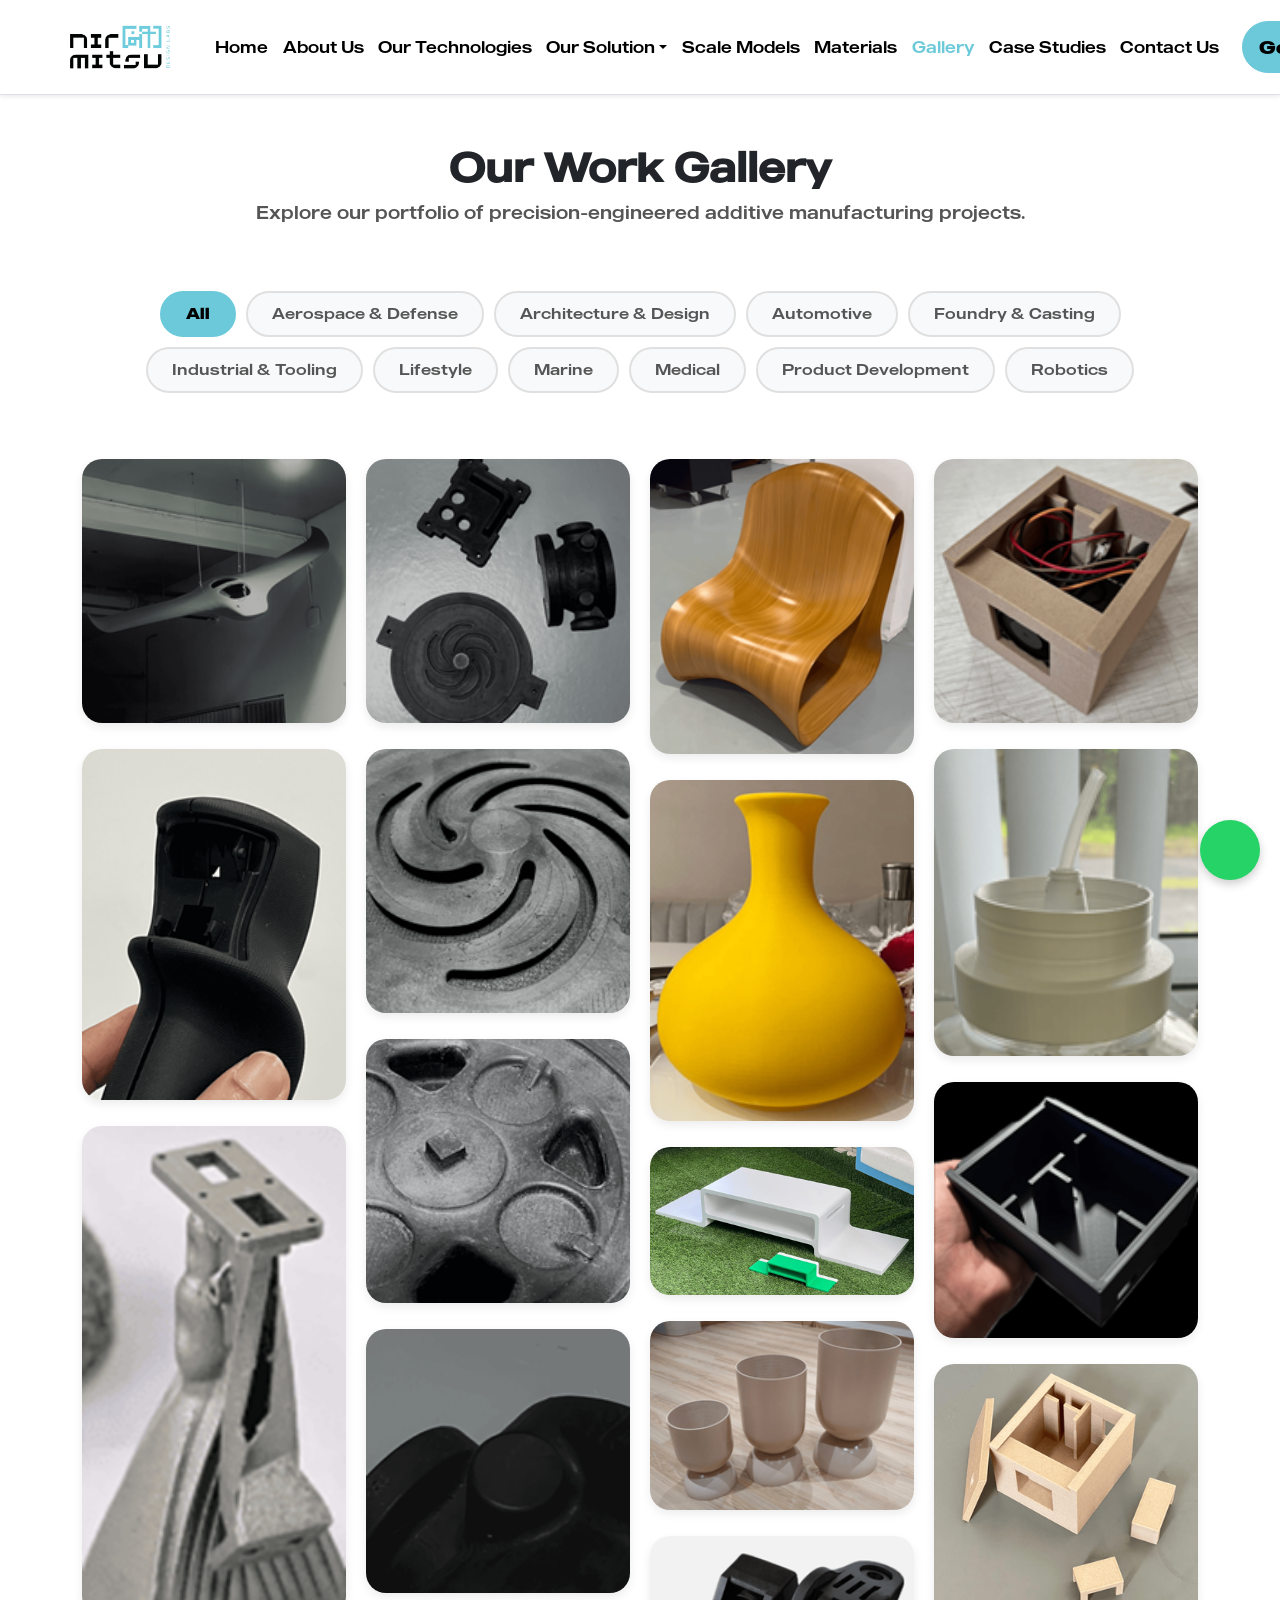
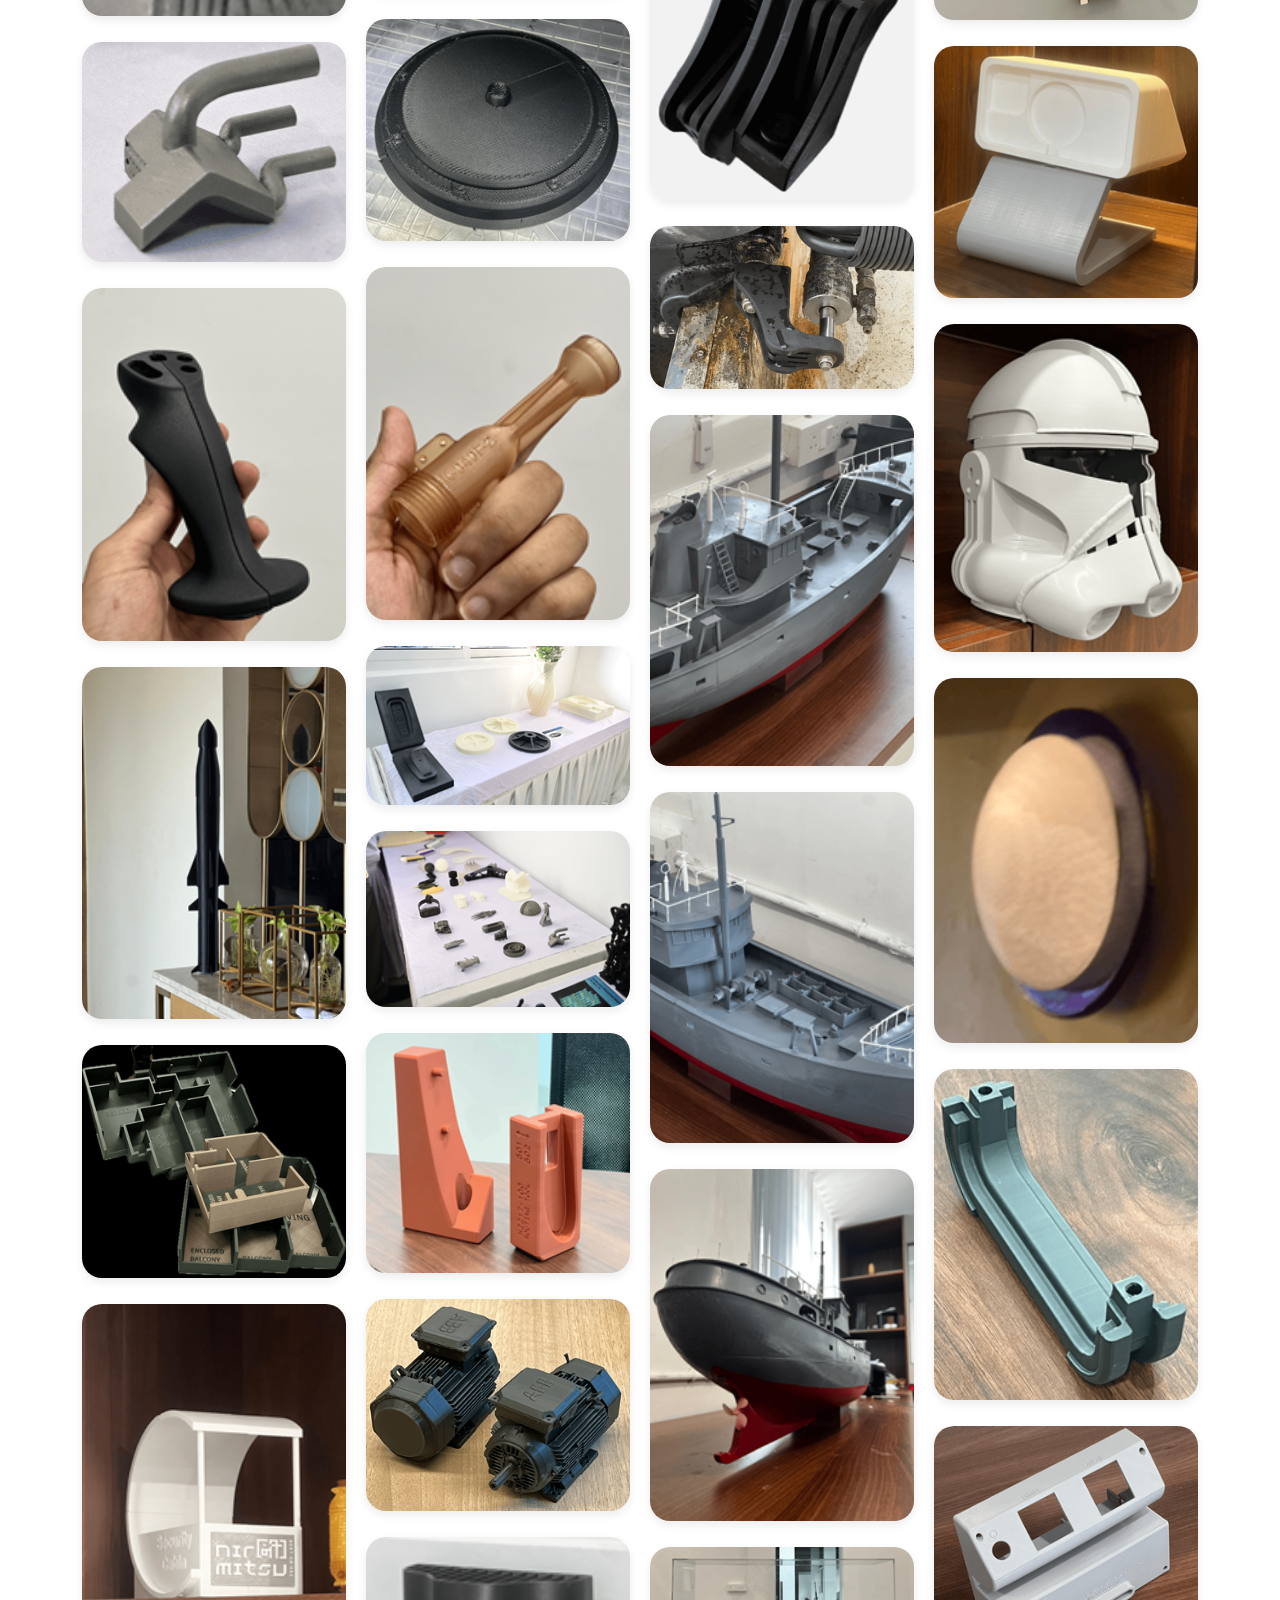
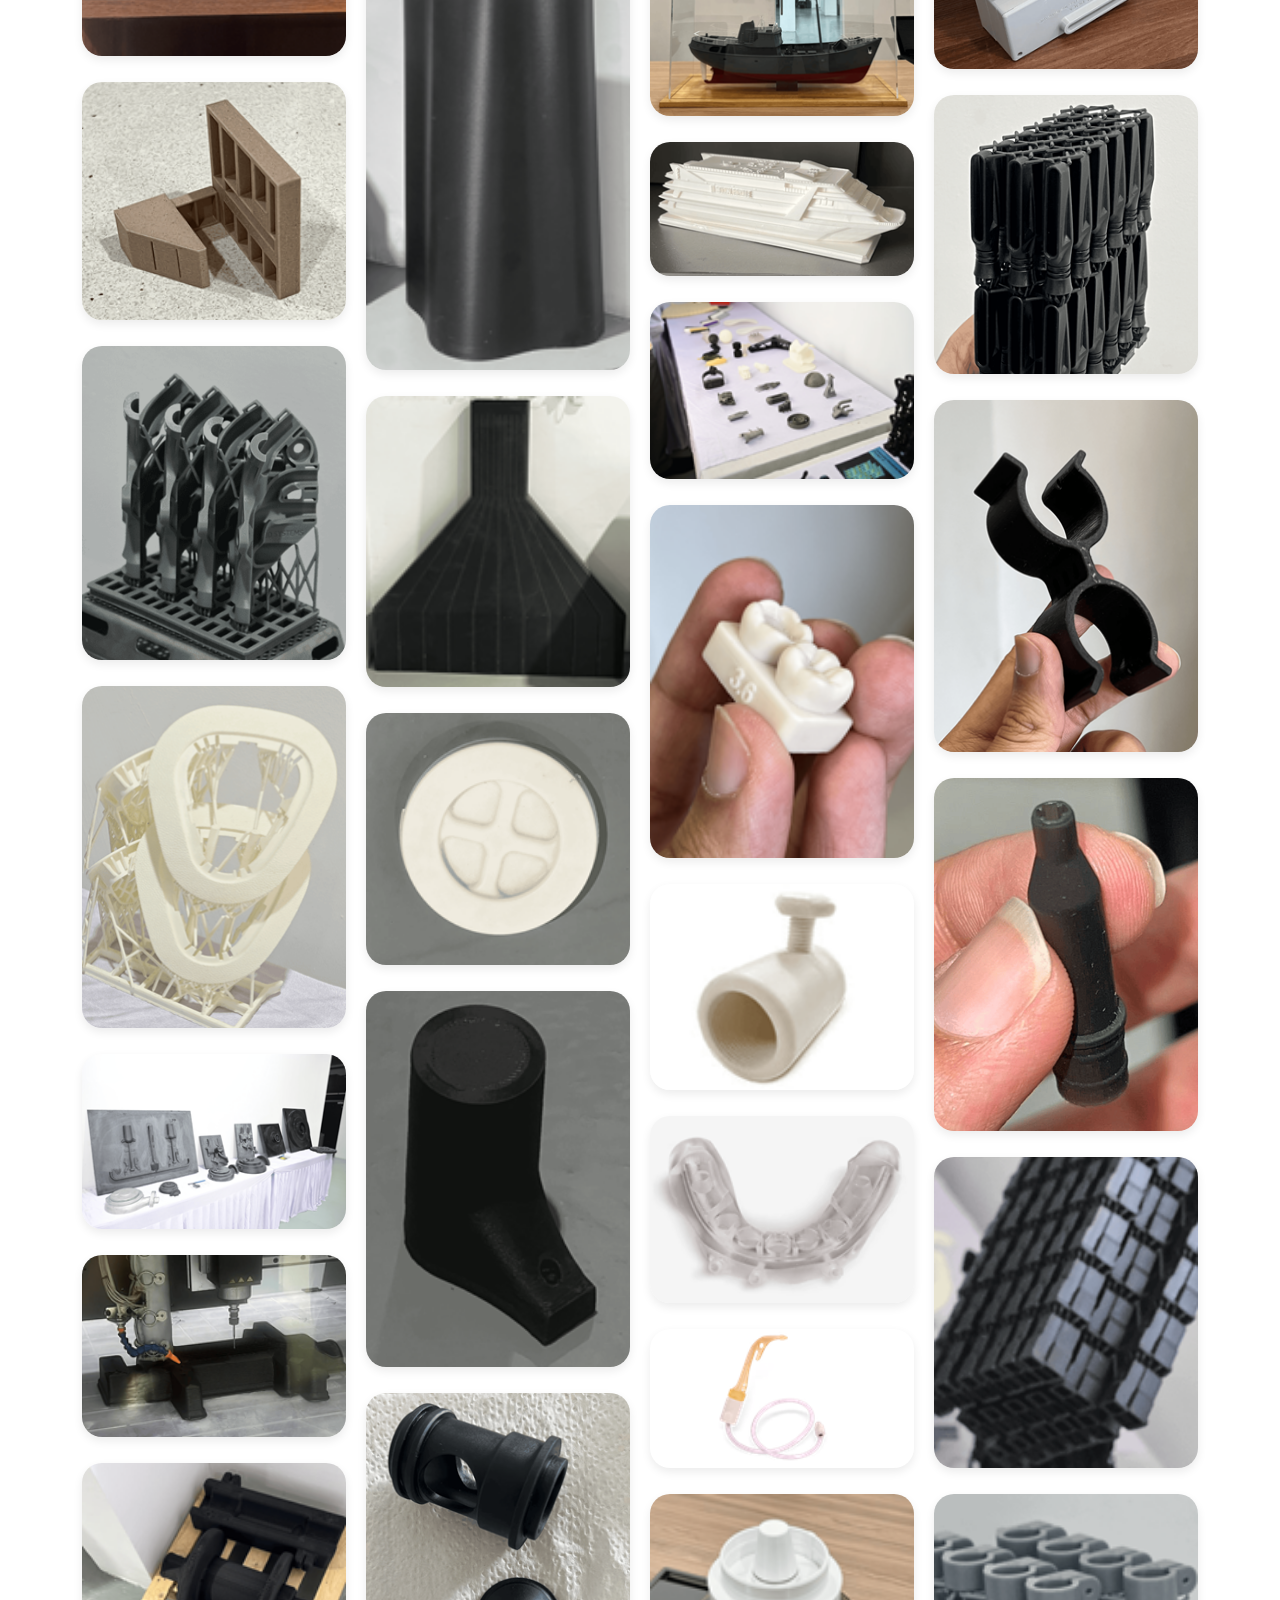
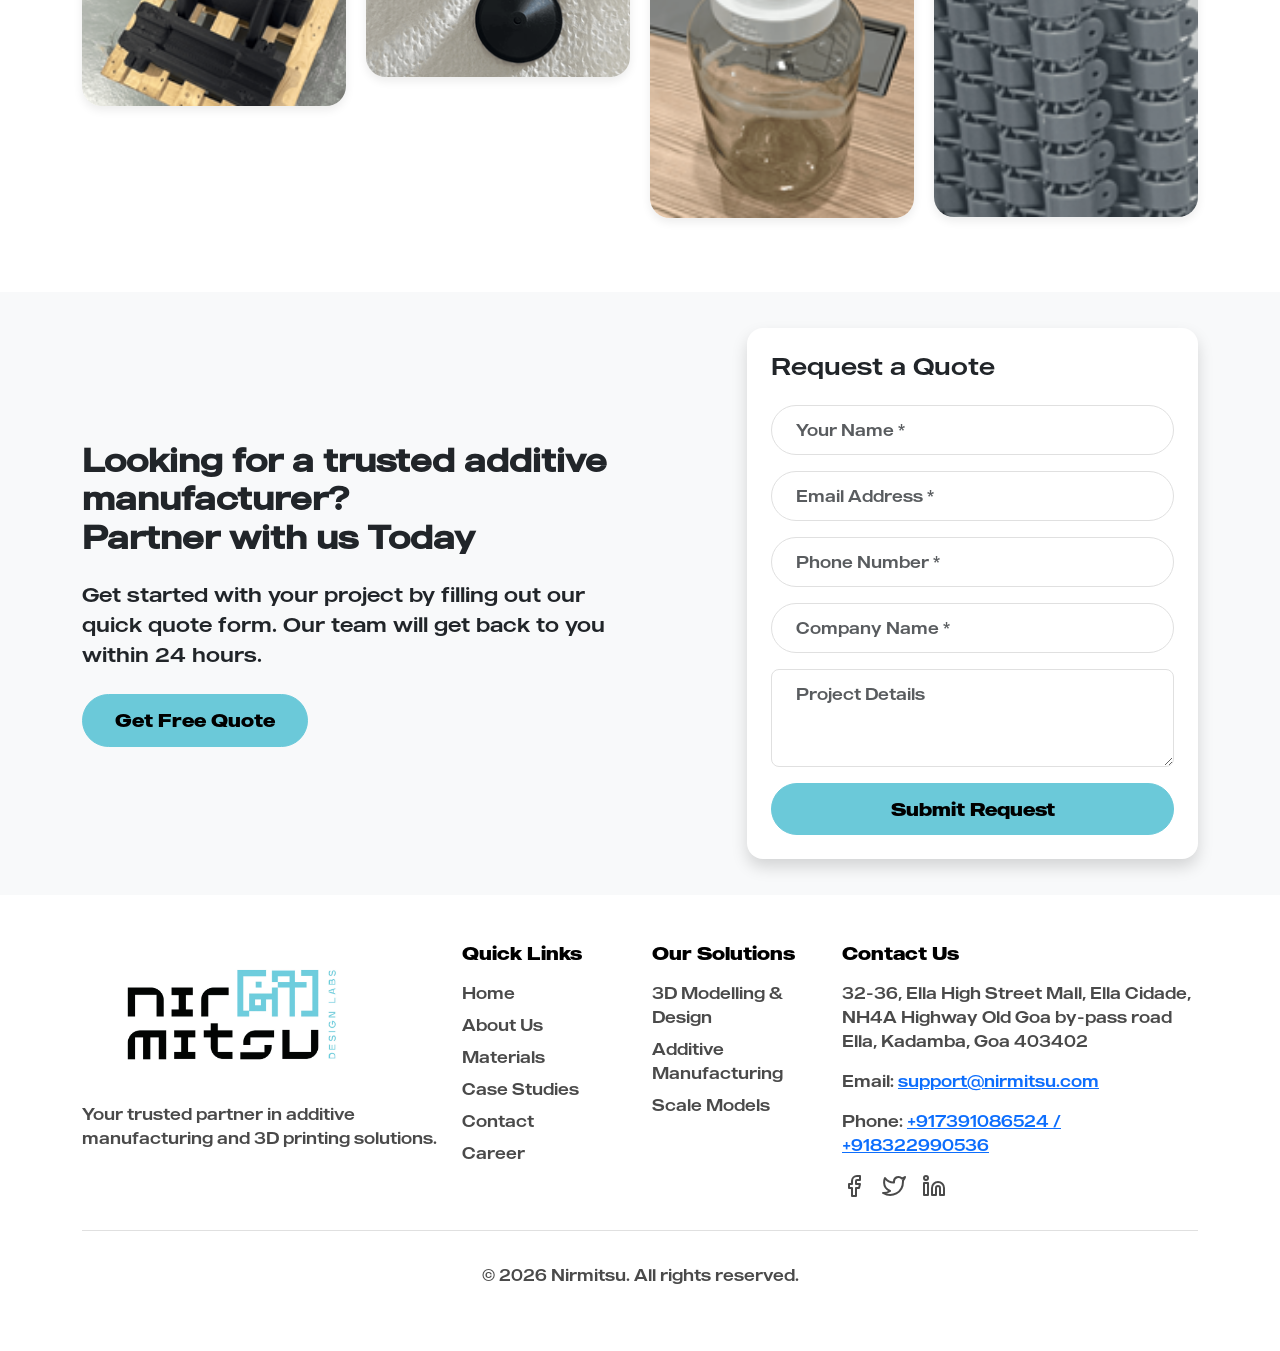
<file: gallery.html>
<!DOCTYPE html>
<html lang="en">
  <head>
    <meta charset="UTF-8" />
    <meta name="viewport" content="width=device-width, initial-scale=1.0" />
    <title>Gallery | Nirmitsu Design Labs</title>
    <link rel="icon" href="assets/favicon.png" type="image/png" />
    <link
      href="https://cdn.jsdelivr.net/npm/bootstrap@5.3.0/dist/css/bootstrap.min.css"
      rel="stylesheet"
    />

    <style>
      /* Add this at the top of your existing CSS */
      [data-gsap] {
        visibility: hidden;
        opacity: 0;
        will-change: transform;
        backface-visibility: hidden;
      }

      html,
      body {
        font-size: 16px;
        overflow-x: hidden;
      }

      @font-face {
        font-family: "MADE Regular";
        src: url("fonts/MADE-Regular.otf") format("opentype");
        font-weight: normal;
        font-style: normal;
      }

      @font-face {
        font-family: "MADE";
        src: url("fonts/MADE.otf") format("opentype");
        font-weight: bold;
        font-style: normal;
      }

      :root {
        --primary-color: #6bc9d9;
        --secondary-color: #000000;
        --light-bg: #ffffff;
      }

      body {
        font-family: "MADE Regular", sans-serif;
        background-color: var(--light-bg);
      }

      /* Improved Typography Scale */
      h1,
      .h1 {
        font-size: 2.5rem;
      }

      h2,
      .h2 {
        font-size: 2rem;
      }

      h3,
      .h3 {
        font-size: 1.75rem;
      }

      h4,
      .h4 {
        font-size: 1.5rem;
      }

      h5,
      .h5 {
        font-size: 1.25rem;
      }

      h6,
      .h6 {
        font-size: 1rem;
      }

      .display-3 {
        font-size: 3.5rem;
        line-height: 1.2;
        letter-spacing: -0.02em;
      }

      .btn-primary {
        background-color: var(--primary-color);
        border-color: var(--primary-color);
        font-family: "MADE", sans-serif;
        color: black;
        padding: 0.8rem 2rem;
        font-size: 1.1rem;
      }

      .btn-primary:hover {
        background-color: #25c7ae;
        border-color: #25c7ae;
        color: black;
      }

      .nav-link {
        color: var(--secondary-color) !important;
        font-family: "MADE Regular", sans-serif;
        font-size: 1rem;
        padding: 0.5rem 0.45rem !important;
        white-space: nowrap;
      }

      .nav-link:hover, .nav-link.active {
        color: var(--primary-color) !important;
      }

      .navbar {
        padding: 0.5rem 0;
        z-index: 99;
        background-color: #ffffff;
        transition: all 0.3s ease;
      }

      .navbar-brand img {
        max-width: 9rem;
        height: auto;
      }

      /* Hero Section */
      .hero-section {
        text-align: center;
        padding: 3rem 2rem 2rem;
      }

      .hero-section h1 {
        font-weight: 700;
        font-size: 2.5rem;
      }

      .hero-section p {
        color: #555;
        font-size: 1.1rem;
        margin-bottom: 2rem;
      }

      /* Category Filter Chips */
      .filter-chips {
        display: flex;
        flex-wrap: wrap;
        gap: 10px;
        justify-content: center;
        padding: 0.1rem 1rem;
        margin-bottom: 1rem;
      }

      .filter-chip {
        background-color: #f8f9fa;
        border: 2px solid #e0e0e0;
        border-radius: 25px;
        padding: 0.6rem 1.5rem;
        font-family: "MADE Regular", sans-serif;
        font-size: 0.95rem;
        cursor: pointer;
        transition: all 0.3s ease;
        color: #555;
      }

      .filter-chip:hover {
        background-color: #e9ecef;
        border-color: var(--primary-color);
      }

      .filter-chip.active {
        background-color: var(--primary-color);
        border-color: var(--primary-color);
        color: black;
        font-family: "MADE", sans-serif;
      }

      /* Masonry Layout */
      .masonry {
        column-count: 5;
        column-gap: 20px;
        padding: 3rem 0;
      }

      .masonry-item {
        display: inline-block;
        width: 100%;
        margin-bottom: 20px;
        border-radius: 20px;
        overflow: hidden;
        box-shadow: 0 4px 10px rgba(0, 0, 0, 0.08);
        transition: transform 0.3s ease, box-shadow 0.3s ease, opacity 0.3s ease;
        background-color: #fff;
      }

      .masonry-item.hidden {
        display: none;
      }

      .masonry-item img {
        width: 100%;
        height: auto;
        display: block;
        transition: transform 0.4s ease;
      }

      .masonry-item:hover img {
        transform: scale(1.05);
      }

      .masonry-item:hover {
        transform: translateY(-5px);
        box-shadow: 0 8px 18px rgba(0, 0, 0, 0.1);
      }

      /* Responsive columns */
      @media (max-width: 1400px) {
        .masonry {
          column-count: 4;
        }
      }

      @media (max-width: 992px) {
        .masonry {
          column-count: 3;
        }
      }

      @media (max-width: 768px) {
        .masonry {
          column-count: 2;
        }

        .filter-chips {
          gap: 8px;
        }

        .filter-chip {
          padding: 0.5rem 1.2rem;
          font-size: 0.85rem;
        }
      }

      @media (max-width: 576px) {
        .masonry {
          column-count: 2;
        }
      }

      /* WhatsApp Button Styles */
      .whatsapp-button {
        position: fixed;
        bottom: 20px;
        right: 20px;
        z-index: 1000;
      }

      .whatsapp-button a {
        display: flex;
        justify-content: center;
        align-items: center;
        width: 60px;
        height: 60px;
        background-color: #25d366;
        border-radius: 50%;
        box-shadow: 0 4px 10px rgba(0, 0, 0, 0.2);
        transition: all 0.3s ease;
      }

      .whatsapp-button i {
        font-size: 32px;
        color: white;
      }

      .whatsapp-button a:hover {
        transform: translateY(-3px);
        box-shadow: 0 6px 15px rgba(0, 0, 0, 0.3);
        background-color: #22c55e;
      }

      /* Tooltip Styles */
      .whatsapp-tooltip {
        position: absolute;
        right: 75px;
        bottom: 5px;
        background: white;
        padding: 10px 15px;
        border-radius: 8px;
        font-size: 14px;
        box-shadow: 0 4px 10px rgba(0, 0, 0, 0.1);
        color: #333;
        width: 200px;
        opacity: 0;
        visibility: hidden;
        transition: all 0.3s ease;
      }

      .whatsapp-tooltip::after {
        content: "";
        position: absolute;
        right: -8px;
        top: 50%;
        transform: translateY(-50%);
        border-left: 8px solid white;
        border-top: 8px solid transparent;
        border-bottom: 8px solid transparent;
      }

      /* Show tooltip on hover */
      .whatsapp-button:hover .whatsapp-tooltip {
        opacity: 1;
        visibility: visible;
        right: 85px;
      }

      /* Mobile Responsiveness */
      @media (max-width: 768px) {
        .whatsapp-button {
          bottom: 15px;
          right: 15px;
        }

        .whatsapp-button a {
          width: 50px;
          height: 50px;
        }

        .whatsapp-button i {
          font-size: 28px;
        }

        .whatsapp-tooltip {
          display: none;
        }
      }

      .whatsapp-button a {
        color: rgba(13, 110, 253, 0);
      }

      .scroll-wrapper {
        position: relative;
        width: 100%;
        overflow: hidden;
      }

      .auto-scroll-container {
        display: flex;
        gap: 1.5rem;
        animation: scroll 40s linear infinite;
      }

      .scroll-item {
        flex: 0 0 300px;
        aspect-ratio: 1/1;
        padding: 0.5rem;
      }

      .scroll-item img {
        width: 100%;
        height: 100%;
        object-fit: cover;
        border-radius: 1rem;
      }

      @keyframes scroll {
        0% {
          transform: translateX(0);
        }

        100% {
          transform: translateX(calc(-300px * 5 - 1.5rem * 5));
          /* Width of first set of items + gaps */
        }
      }

      /* Pause animation on hover */
      .auto-scroll-container:hover {
        animation-play-state: paused;
      }

      @media (max-width: 991px) {
        .scroll-item {
          flex: 0 0 250px;
        }

        @keyframes scroll {
          0% {
            transform: translateX(0);
          }

          100% {
            transform: translateX(calc(-250px * 5 - 1.5rem * 5));
          }
        }
      }

      /* Mobile Responsiveness Improvements */
      @media (max-width: 991px) {
        /* Hero Section */
        .hero-content {
          padding: 3rem 0;
        }

        .hero-content .display-3 {
          font-size: 2.5rem;
          line-height: 1.2;
        }

        .hero-content .lead {
          font-size: 1rem;
          margin-bottom: 2rem;
        }

        /* About Section */
        .about-section {
          padding: 3rem 0;
        }

        /* Industries Section */
        .industry-card {
          height: auto;
          min-height: 300px;
        }

        /* Real World Impact Section */
        .real-world-impact .display-4 {
          font-size: 2.5rem;
          margin-bottom: 2rem;
        }

        /* Help Section */
        .help-card {
          padding: 1.5rem;
        }

        .help-content h3 {
          font-size: 1.1rem;
        }

        /* Pre-footer CTA */
        .pre-footer-cta {
          padding: 3rem 0;
        }

        .quote-form-card {
          margin-top: 2rem;
        }

        .hero-content img {
          scale: 1.75;
        }
      }

      @media (max-width: 768px) {
        /* Hero Section */

        /* Section Spacing */
        .py-5 {
          padding-top: 2rem !important;
          padding-bottom: 2rem !important;
        }

        /* Headings */
        .display-4,
        h2.fw-bold {
          font-size: 1.75rem !important;
        }

        /* Cards */
        .help-card,
        .industry-card,
        .testimonial-card {
          margin-bottom: 1rem;
        }

        /* Footer */
        .footer {
          padding: 2rem 0;
        }

        .footer .col-md-6 {
          margin-bottom: 1.5rem;
        }

        .hero-content img {
          transform: scale(1.2);
        }
      }

      @media (max-width: 576px) {
        /* Container padding */
        .container {
          padding-left: 1rem;
          padding-right: 1rem;
        }

        /* Hero Section */
        .hero-content .display-3 {
          font-size: 1.75rem;
        }

        /* Buttons */
        .btn-lg {
          padding: 0.5rem 1.5rem;
          font-size: 1rem;
        }

        /* Form elements */
        .form-control,
        .form-select {
          padding: 0.5rem 1rem;
        }

        /* Spacing utilities */
        .mb-4 {
          margin-bottom: 1rem !important;
        }

        .mb-5 {
          margin-bottom: 1.5rem !important;
        }
      }

      .pre-footer-cta {
        background-color: #f8f9fa;
      }

      /* Form Styling */
      .form-control,
      .form-select {
        padding: 0.75rem 1.5rem;
        border: 1px solid #e0e0e0;
      }

      .form-control:focus,
      .form-select:focus {
        border-color: #6bc9d9;
        box-shadow: 0 0 0 0.25rem rgba(107, 201, 217, 0.25);
      }

      .btn-primary {
        background-color: #6bc9d9;
        border-color: #6bc9d9;
        color: black;
        padding: 0.75rem 2rem;
        font-weight: 500;
      }

      .btn-primary:hover {
        background-color: #25c7ae;
        border-color: #25c7ae;
        color: black;
      }

      .footer {
        background-color: #ffffff;
        padding: 3rem 0;
        color: #4a4a4a;
      }

      .footer h5 {
        color: #000;
        font-family: "MADE", sans-serif;
        font-size: 1.1rem;
        margin-bottom: 1rem;
      }

      .footer-links {
        list-style: none;
        padding: 0;
      }

      .footer-links li {
        margin-bottom: 0.5rem;
      }

      .footer-links a {
        color: #4a4a4a;
        text-decoration: none;
        transition: color 0.3s ease;
      }

      .footer-links a:hover {
        color: #6bc9d9;
      }

      .social-icons {
        display: flex;
        gap: 1rem;
      }

      .social-icons a {
        color: #4a4a4a;
        transition: color 0.3s ease;
      }

      .social-icons a:hover {
        color: #6bc9d9;
      }

      .copyright {
        text-align: center;
        margin-top: 2rem;
        padding-top: 2rem;
        border-top: 1px solid #e0e0e0;
      }
    
      /* Compact Vertical Spacing */
      .py-5 {
        padding-top: 2.25rem !important;
        padding-bottom: 2.25rem !important;
      }
      .mb-5 {
        margin-bottom: 1.75rem !important;
      }
      .tight-spacing { display: none; }
    
      
    </style>
  </head>
  <body>
    <!-- Navbar -->
    <nav class="navbar navbar-expand-lg navbar-light sticky-top bg-white border-bottom shadow-sm">
      <div class="container-fluid px-lg-4 px-xl-5">
        <a class="navbar-brand me-2 me-xl-3" href="/">
          <img src="assets/logo.webp" alt="Logo" />
        </a>
        <button
          class="navbar-toggler"
          type="button"
          data-bs-toggle="collapse"
          data-bs-target="#navbarNav"
        >
          <span class="navbar-toggler-icon"></span>
        </button>
        <div class="collapse navbar-collapse" id="navbarNav">
          <ul class="navbar-nav ms-auto align-items-lg-center">
            <li class="nav-item">
              <a class="nav-link" href="/">Home</a>
            </li>
            <li class="nav-item">
              <a class="nav-link" href="about">About Us</a>
            </li>
            <li class="nav-item">
              <a class="nav-link" href="technology">Our Technologies</a>
            </li>
            <li class="nav-item dropdown">
              <a
                class="nav-link dropdown-toggle"
                href="#"
                role="button"
                data-bs-toggle="dropdown"
                >Our Solution</a
              >
              <ul class="dropdown-menu">
                <li>
                  <a class="dropdown-item" href="additive-manufacturing"
                    >Additive Manufacturing</a
                  >
                </li>
                <li>
                  <a class="dropdown-item" href="3d-modeling"
                    >3D Modelling & Design</a
                  >
                </li>
              </ul>
            </li>
            <li class="nav-item">
              <a class="nav-link" href="scale-models">Scale Models</a>
            </li>
            <li class="nav-item">
              <a class="nav-link" href="materials">Materials</a>
            </li>
            <li class="nav-item">
              <a class="nav-link active" href="gallery">Gallery</a>
            </li>
            <li class="nav-item">
              <a class="nav-link" href="case-studies">Case Studies</a>
            </li>
            <li class="nav-item">
              <a class="nav-link" href="contact">Contact Us</a>
            </li>
          </ul>
          <div class="ms-lg-2 ms-xl-3 my-2 my-lg-0">
            <a href="contact" class="btn btn-primary rounded-pill text-nowrap px-3"
              >Get Quote</a
            >
          </div>
        </div>
      </div>
    </nav>

    <!-- Hero Section -->
    <section class="hero-section">
      <div class="container">
        <h1>Our Work Gallery</h1>
        <p>
          Explore our portfolio of precision-engineered additive manufacturing
          projects.
        </p>
      </div>
    </section>

    <!-- Category Filter Chips -->
    <section class="container">
      <div class="filter-chips" id="filterChips">
        <button class="filter-chip active" data-category="all">All</button>
      </div>
    </section>

    <!-- Masonry Gallery -->
    <section class="container">
      <div class="masonry" id="galleryContainer"></div>
    </section>

    <!-- Pre-Footer CTA Section -->
    <section class="pre-footer-cta py-5">
      <div class="container">
        <div class="row g-4 align-items-center">
          <div class="col-lg-6">
            <h2 class="fw-bold mb-4">
              Looking for a trusted additive manufacturer?<br />Partner with us
              Today
            </h2>
            <p class="lead mb-4">
              Get started with your project by filling out our quick quote form.
              Our team will get back to you within 24 hours.
            </p>
            <a href="#quoteForm" class="btn btn-primary btn-lg rounded-pill"
              >Get Free Quote</a
            >
          </div>

          <div class="col-lg-5 offset-lg-1">
            <div class="quote-form-card bg-white p-4 rounded-4 shadow crmWebToEntityForm" id="crmWebToEntityForm">
              <h3 class="h4 mb-4">Request a Quote</h3>
              <form id="webform959578000001028019" action="https://crm.zoho.in/crm/WebToLeadForm" name="WebToLeads959578000001028019" method="POST" onSubmit='javascript:document.charset="UTF-8"; return checkMandatory959578000001028019()' accept-charset="UTF-8">
                <input type="text" style="display:none;" name="xnQsjsdp" value="46766c544bb0c378c4c017cf579ec3df7fb6f1faba52d285e5d43b9c2c2df45b">
                <input type="hidden" name="zc_gad" id="zc_gad" value="">
                <input type="text" style="display:none;" name="xmIwtLD" value="6374598dc187fa13ee3aeb5f0d9e190b439530828053e8589289dd9b74e2db30485d68124001d6d73f8493ac24dcee9b">
                <input type="text" style="display:none;" name="actionType" value="TGVhZHM=">
                <input type="text" style="display:none;" name="returnURL" value="https&#x3a;&#x2f;&#x2f;nirmitsu.com&#x2f;ads-thankyou&#x2f;">
                
                <div class="mb-3">
                  <input type="text" class="form-control rounded-pill" id="Last_Name" name="Last Name" placeholder="Your Name *" maxlength="80" required>
                </div>
                <div class="mb-3">
                  <input type="email" class="form-control rounded-pill" id="Email" name="Email" ftype="email" autocomplete="false" placeholder="Email Address *" maxlength="100" required>
                </div>
                <div class="mb-3">
                  <input type="tel" class="form-control rounded-pill" id="Phone" name="Phone" placeholder="Phone Number *" maxlength="30" required>
                </div>
                <div class="mb-3">
                  <input type="text" class="form-control rounded-pill" id="Company" name="Company" placeholder="Company Name *" maxlength="200" required>
                </div>
                <div class="mb-3">
                  <textarea class="form-control rounded-3" rows="3" id="Description" name="Description" placeholder="Project Details"></textarea>
                </div>
                
                <input type="text" style="display: none;" name="aG9uZXlwb3Q" value=""/>
                <button type="submit" id="formsubmit" class="btn btn-primary w-100 rounded-pill formsubmit">Submit Request</button>
                
                <!-- Do not remove this --- Analytics Tracking code starts -->
                <script id="wf_anal" src="https://crm.zohopublic.in/crm/WebFormAnalyticsServeServlet?rid=[base64]&tw=9731b1a9d771ab000e965ff3881e1888762fef28ec7a594bbd938966cc364f28"></script>
                <!-- Do not remove this --- Analytics Tracking code ends. -->
              </form>
            </div>
          </div>
        </div>
      </div>
    </section>
    <!-- Footer -->
    <footer class="footer">
      <div class="container">
        <div class="row">
          <div class="col-lg-4 col-md-6 mb-4 mb-lg-0">
            <img
              src="assets/logo.webp"
              alt="Logo"
              class="mb-3"
              style="max-width: 300px"
            />
            <p>
              Your trusted partner in additive manufacturing and 3D printing
              solutions.
            </p>
          </div>
          <div class="col-lg-2 col-md-6 mb-4 mb-lg-0">
            <h5>Quick Links</h5>
            <ul class="footer-links">
              <li><a href="/">Home</a></li>
              <li><a href="/about">About Us</a></li>
              <li><a href="/materials">Materials</a></li>
              <li><a href="/case-studies">Case Studies</a></li>
              <li><a href="/contact">Contact</a></li>
              <li><a href="/careers">Career</a></li>
            </ul>
          </div>
          <div class="col-lg-2 col-md-6 mb-4 mb-lg-0">
            <h5>Our Solutions</h5>
            <ul class="footer-links">
              <li><a href="/3d-modeling">3D Modelling & Design</a></li>
              <li>
                <a href="/additive-manufacturing"
                  >Additive Manufacturing</a
                >
              </li>
              <li><a href="/scale-models">Scale Models</a></li>
            </ul>
          </div>
          <div class="col-lg-4 col-md-6">
            <h5>Contact Us</h5>
            <p>
              32-36, Ella High Street Mall, Ella Cidade, NH4A Highway Old Goa
              by-pass road Ella, Kadamba, Goa 403402
            </p>
            <p>
              Email:
              <a href="mailto:support@nirmitsu.com">support@nirmitsu.com</a>
            </p>
            <p>
              Phone:
              <a href="tel:+917391086524">+917391086524 / +918322990536</a>
            </p>
            <div class="social-icons">
              <a href="#" aria-label="Facebook"
                ><svg
                  width="24"
                  height="24"
                  viewBox="0 0 24 24"
                  fill="none"
                  stroke="currentColor"
                  stroke-width="2"
                  stroke-linecap="round"
                  stroke-linejoin="round"
                >
                  <path
                    d="M18 2h-3a5 5 0 0 0-5 5v3H7v4h3v8h4v-8h3l1-4h-4V7a1 1 0 0 1 1-1h3z"
                  ></path>
                </svg>
              </a>
              <a href="#" aria-label="Twitter"
                ><svg
                  width="24"
                  height="24"
                  viewBox="0 0 24 24"
                  fill="none"
                  stroke="currentColor"
                  stroke-width="2"
                  stroke-linecap="round"
                  stroke-linejoin="round"
                >
                  <path
                    d="M23 3a10.9 10.9 0 0 1-3.14 1.53 4.48 4.48 0 0 0-7.86 3v1A10.66 10.66 0 0 1 3 4s-4 9 5 13a11.64 11.64 0 0 1-7 2c9 5 20 0 20-11.5a4.5 4.5 0 0 0-.08-.83A7.72 7.72 0 0 0 23 3z"
                  ></path>
                </svg>
              </a>
              <a
                href="https://www.linkedin.com/company/nirmitsu-design-labs-pvt-ltd/"
                aria-label="LinkedIn"
                ><svg
                  width="24"
                  height="24"
                  viewBox="0 0 24 24"
                  fill="none"
                  stroke="currentColor"
                  stroke-width="2"
                  stroke-linecap="round"
                  stroke-linejoin="round"
                >
                  <path
                    d="M16 8a6 6 0 0 1 6 6v7h-4v-7a2 2 0 0 0-2-2 2 2 0 0 0-2 2v7h-4v-7a6 6 0 0 1 6-6z"
                  ></path>
                  <rect x="2" y="9" width="4" height="12"></rect>
                  <circle cx="4" cy="4" r="2"></circle>
                </svg>
              </a>
            </div>
          </div>
        </div>
        <div class="copyright">
          <p>&copy; 2026 Nirmitsu. All rights reserved.</p>
        </div>
      </div>
    </footer>
    <div class="whatsapp-button">
      <div class="whatsapp-tooltip">
        Hi! Chat with us on WhatsApp for quick support 👋
      </div>
      <a
        href="https://wa.me/+917391086524"
        target="_blank"
        rel="noopener noreferrer"
      >
        <i class="fab fa-whatsapp"></i>
      </a>
    </div>

    <script src="https://cdn.jsdelivr.net/npm/bootstrap@5.3.0/dist/js/bootstrap.bundle.min.js"></script>
    <script>
      const galleryContainer = document.getElementById("galleryContainer");
      const filterChipsContainer = document.getElementById("filterChips");

      // Categorized images data
      const categorizedImages = {
        "Aerospace & Defense": [
          "assets/our-work/AeroDef/Picture32.png",
          "assets/our-work/AeroDef/Picture34.png",
          "assets/our-work/AeroDef/Picture35.png",
          "assets/our-work/AeroDef/Picture36.png",
          "assets/our-work/AeroDef/Picture37.png",
          "assets/our-work/AeroDef/Picture38.png",
        ],
        "Architecture & Design": [
          "assets/our-work/ArchDes/Picture55.png",
          "assets/our-work/ArchDes/Picture56.png",
          "assets/our-work/ArchDes/Picture57.png",
        ],
        Automotive: [
          "assets/our-work/Automotive/Picture39.png",
          "assets/our-work/Automotive/Picture40.png",
        ],
        "Foundry & Casting": [
          "assets/our-work/FoundryCasting/Picture1.png",
          "assets/our-work/FoundryCasting/Picture2.png",
          "assets/our-work/FoundryCasting/Picture3.png",
          "assets/our-work/FoundryCasting/Picture4.png",
          "assets/our-work/FoundryCasting/Picture5.png",
          "assets/our-work/FoundryCasting/Picture6.png",
          "assets/our-work/FoundryCasting/Picture7.png",
          "assets/our-work/FoundryCasting/Picture8.png",
        ],
        "Industrial & Tooling": [
          "assets/our-work/IndustrialTooling/Picture22.png",
          "assets/our-work/IndustrialTooling/Picture23.png",
          "assets/our-work/IndustrialTooling/Picture24.png",
          "assets/our-work/IndustrialTooling/Picture25.png",
          "assets/our-work/IndustrialTooling/Picture26.png",
          "assets/our-work/IndustrialTooling/Picture27.png",
          "assets/our-work/IndustrialTooling/Picture28.png",
          "assets/our-work/IndustrialTooling/Picture29.png",
          "assets/our-work/IndustrialTooling/Picture30.png",
          "assets/our-work/IndustrialTooling/Picture31.png",
        ],
        Lifestyle: [
          "assets/our-work/Lifestyle/Picture58.png",
          "assets/our-work/Lifestyle/Picture59.png",
          "assets/our-work/Lifestyle/Picture60.png",
          "assets/our-work/Lifestyle/Picture61.png",
        ],
        Marine: [
          "assets/our-work/Marine/Picture41.png",
          "assets/our-work/Marine/Picture42.png",
          "assets/our-work/Marine/Picture43.png",
          "assets/our-work/Marine/Picture44.png",
          "assets/our-work/Marine/Picture45.png",
          "assets/our-work/Marine/Picture46.png",
          "assets/our-work/Marine/Picture47.png",
        ],
        Medical: [
          "assets/our-work/Medical/Picture50.png",
          "assets/our-work/Medical/Picture51.png",
          "assets/our-work/Medical/Picture52.png",
          "assets/our-work/Medical/Picture53.png",
          "assets/our-work/Medical/Picture54.png",
        ],
        "Product Development": [
          "assets/our-work/ProductDev/Picture9.png",
          "assets/our-work/ProductDev/Picture10.png",
          "assets/our-work/ProductDev/Picture11.png",
          "assets/our-work/ProductDev/Picture12.png",
          "assets/our-work/ProductDev/Picture13.png",
          "assets/our-work/ProductDev/Picture14.png",
          "assets/our-work/ProductDev/Picture15.png",
          "assets/our-work/ProductDev/Picture16.png",
          "assets/our-work/ProductDev/Picture17.png",
          "assets/our-work/ProductDev/Picture18.png",
          "assets/our-work/ProductDev/Picture19.png",
          "assets/our-work/ProductDev/Picture20.png",
          "assets/our-work/ProductDev/Picture21.png",
        ],
        Robotics: [
          "assets/our-work/Picture48.png",
          "assets/our-work/Picture49.png",
        ],
      };

      // Create filter chips
      Object.keys(categorizedImages).forEach((category) => {
        const chip = document.createElement("button");
        chip.classList.add("filter-chip");
        chip.setAttribute("data-category", category);
        chip.textContent = category;
        filterChipsContainer.appendChild(chip);
      });

      // Create gallery items
      Object.keys(categorizedImages).forEach((category) => {
        categorizedImages[category].forEach((src) => {
          const item = document.createElement("div");
          item.classList.add("masonry-item");
          item.setAttribute("data-category", category);

          const img = document.createElement("img");
          img.src = src;
          img.alt = `${category} - Gallery Image`;

          item.appendChild(img);
          galleryContainer.appendChild(item);
        });
      });

      // Filter functionality
      const filterChips = document.querySelectorAll(".filter-chip");
      const galleryItems = document.querySelectorAll(".masonry-item");

      filterChips.forEach((chip) => {
        chip.addEventListener("click", () => {
          // Update active chip
          filterChips.forEach((c) => c.classList.remove("active"));
          chip.classList.add("active");

          const selectedCategory = chip.getAttribute("data-category");

          // Filter gallery items
          galleryItems.forEach((item) => {
            if (
              selectedCategory === "all" ||
              item.getAttribute("data-category") === selectedCategory
            ) {
              item.classList.remove("hidden");
            } else {
              item.classList.add("hidden");
            }
          });
        });
      });
    </script>
    <script>
      function validateEmail959578000001028019(){
          var form = document.forms['WebToLeads959578000001028019'];
          var emailFld = form.querySelectorAll('[ftype=email]');
          var i;
          for(i = 0; i < emailFld.length; i++ ) {
              var emailVal = emailFld[i].value;
              if ((emailVal.replace (/^\s+|\s+$/g,'') ) .length != 0) {
                  var atpos = emailVal.indexOf('@');
                  var dotpos = emailVal.lastIndexOf('.');
                  if(atpos < 1 || dotpos < atpos + 2 || dotpos + 2 >= emailVal.length) {
                      alert('Please enter a valid email address. ');
                      emailFld[i].focus();
                      return false;
                  }
              }
          }
          return true;
      }
      function checkMandatory959578000001028019(){
          var mndFileds = new Array('Company', 'Last Name', 'Email', 'Phone');
          var fldLangVal = new Array('Company', 'Name', 'Email', 'Phone');
          for (i = 0; i < mndFileds.length; i++ ) {
              var fieldObj = document.forms['WebToLeads959578000001028019'] [mndFileds[i]];
              if (fieldObj) {
                  if(((fieldObj.value) .replace (/^\s+|\s+$/g,'') ) .length == 0) {
                      if (fieldObj.type == 'file') {
                          alert('Please select a file to upload.');
                          fieldObj.focus();
                          return false;
                      }
                      alert(fldLangVal[i] + ' cannot be empty.');
                      fieldObj.focus();
                      return false;
                  } else if (fieldObj.nodeName == 'SELECT') {
                      if (fieldObj.options[fieldObj.selectedIndex].value == '-None-') {
                          alert(fldLangVal[i] + ' cannot be none.');
                          fieldObj.focus();
                          return false;
                      }
                  } else if (fieldObj.type == 'checkbox') {
                      if (fieldObj.checked == false) {
                          alert('Please accept  ' + fldLangVal[i]);
                          fieldObj.focus();
                          return false;
                      }
                  }
                  try{
                      if (fieldObj.name == 'Last Name') {
                          name = fieldObj.value;
                      }
                  } catch (e){}
              }
          }
          if ( !validateEmail959578000001028019 () ) {
              return false;
          }
          var urlparams = new URLSearchParams(window.location.search);
          if (urlparams.has ('service') && (urlparams.get ('service') === 'smarturl') ) {
              var webform = document.getElementById('webform959578000001028019');
              var service = urlparams.get('service');
              var smarturlfield = document.createElement('input');
              smarturlfield.setAttribute('type', 'hidden');
              smarturlfield.setAttribute('value', service);
              smarturlfield.setAttribute('name', 'service');
              webform.appendChild(smarturlfield);
          }
          document.querySelector('.crmWebToEntityForm .formsubmit').setAttribute('disabled', true);
          return true;
      }
    </script>
  </body>
</html>
</file>
<file: 3d-printing-ads/_next/static/chunks/fd04d796f90f0ef2.css>
@font-face{font-family:Geist;font-style:normal;font-weight:100 900;font-display:swap;src:url(../media/8a480f0b521d4e75-s.8e0177b5.woff2)format("woff2");unicode-range:U+301,U+400-45F,U+490-491,U+4B0-4B1,U+2116}@font-face{font-family:Geist;font-style:normal;font-weight:100 900;font-display:swap;src:url(../media/7178b3e590c64307-s.b97b3418.woff2)format("woff2");unicode-range:U+100-2BA,U+2BD-2C5,U+2C7-2CC,U+2CE-2D7,U+2DD-2FF,U+304,U+308,U+329,U+1D00-1DBF,U+1E00-1E9F,U+1EF2-1EFF,U+2020,U+20A0-20AB,U+20AD-20C0,U+2113,U+2C60-2C7F,U+A720-A7FF}@font-face{font-family:Geist;font-style:normal;font-weight:100 900;font-display:swap;src:url(../media/caa3a2e1cccd8315-s.p.853070df.woff2)format("woff2");unicode-range:U+??,U+131,U+152-153,U+2BB-2BC,U+2C6,U+2DA,U+2DC,U+304,U+308,U+329,U+2000-206F,U+20AC,U+2122,U+2191,U+2193,U+2212,U+2215,U+FEFF,U+FFFD}@font-face{font-family:Geist Fallback;src:local(Arial);ascent-override:95.94%;descent-override:28.16%;line-gap-override:0.0%;size-adjust:104.76%}.geist_a71539c9-module__T19VSG__className{font-family:Geist,Geist Fallback;font-style:normal}.geist_a71539c9-module__T19VSG__variable{--font-geist-sans:"Geist","Geist Fallback"}
@font-face{font-family:Geist Mono;font-style:normal;font-weight:100 900;font-display:swap;src:url(../media/4fa387ec64143e14-s.c1fdd6c2.woff2)format("woff2");unicode-range:U+301,U+400-45F,U+490-491,U+4B0-4B1,U+2116}@font-face{font-family:Geist Mono;font-style:normal;font-weight:100 900;font-display:swap;src:url(../media/bbc41e54d2fcbd21-s.799d8ef8.woff2)format("woff2");unicode-range:U+100-2BA,U+2BD-2C5,U+2C7-2CC,U+2CE-2D7,U+2DD-2FF,U+304,U+308,U+329,U+1D00-1DBF,U+1E00-1E9F,U+1EF2-1EFF,U+2020,U+20A0-20AB,U+20AD-20C0,U+2113,U+2C60-2C7F,U+A720-A7FF}@font-face{font-family:Geist Mono;font-style:normal;font-weight:100 900;font-display:swap;src:url(../media/797e433ab948586e-s.p.dbea232f.woff2)format("woff2");unicode-range:U+??,U+131,U+152-153,U+2BB-2BC,U+2C6,U+2DA,U+2DC,U+304,U+308,U+329,U+2000-206F,U+20AC,U+2122,U+2191,U+2193,U+2212,U+2215,U+FEFF,U+FFFD}@font-face{font-family:Geist Mono Fallback;src:local(Arial);ascent-override:74.67%;descent-override:21.92%;line-gap-override:0.0%;size-adjust:134.59%}.geist_mono_8d43a2aa-module__8Li5zG__className{font-family:Geist Mono,Geist Mono Fallback;font-style:normal}.geist_mono_8d43a2aa-module__8Li5zG__variable{--font-geist-mono:"Geist Mono","Geist Mono Fallback"}
@layer properties{@supports (((-webkit-hyphens:none)) and (not (margin-trim:inline))) or ((-moz-orient:inline) and (not (color:rgb(from red r g b)))){*,:before,:after{--tw-rotate-x:initial;--tw-rotate-y:initial;--tw-rotate-z:initial;--tw-skew-x:initial;--tw-skew-y:initial;--tw-space-y-reverse:0;--tw-space-x-reverse:0;--tw-border-style:solid;--tw-gradient-position:initial;--tw-gradient-from:transparent;--tw-gradient-via:transparent;--tw-gradient-to:transparent;--tw-gradient-stops:initial;--tw-gradient-via-stops:initial;--tw-gradient-from-position:0%;--tw-gradient-via-position:50%;--tw-gradient-to-position:100%;--tw-leading:initial;--tw-font-weight:initial;--tw-tracking:initial;--tw-shadow:0 0 transparent;--tw-shadow-color:initial;--tw-shadow-alpha:100%;--tw-inset-shadow:0 0 transparent;--tw-inset-shadow-color:initial;--tw-inset-shadow-alpha:100%;--tw-ring-color:initial;--tw-ring-shadow:0 0 transparent;--tw-inset-ring-color:initial;--tw-inset-ring-shadow:0 0 transparent;--tw-ring-inset:initial;--tw-ring-offset-width:0px;--tw-ring-offset-color:#fff;--tw-ring-offset-shadow:0 0 transparent;--tw-outline-style:solid;--tw-backdrop-blur:initial;--tw-backdrop-brightness:initial;--tw-backdrop-contrast:initial;--tw-backdrop-grayscale:initial;--tw-backdrop-hue-rotate:initial;--tw-backdrop-invert:initial;--tw-backdrop-opacity:initial;--tw-backdrop-saturate:initial;--tw-backdrop-sepia:initial;--tw-duration:initial;--tw-ease:initial;--tw-scale-x:1;--tw-scale-y:1;--tw-scale-z:1}::backdrop{--tw-rotate-x:initial;--tw-rotate-y:initial;--tw-rotate-z:initial;--tw-skew-x:initial;--tw-skew-y:initial;--tw-space-y-reverse:0;--tw-space-x-reverse:0;--tw-border-style:solid;--tw-gradient-position:initial;--tw-gradient-from:transparent;--tw-gradient-via:transparent;--tw-gradient-to:transparent;--tw-gradient-stops:initial;--tw-gradient-via-stops:initial;--tw-gradient-from-position:0%;--tw-gradient-via-position:50%;--tw-gradient-to-position:100%;--tw-leading:initial;--tw-font-weight:initial;--tw-tracking:initial;--tw-shadow:0 0 transparent;--tw-shadow-color:initial;--tw-shadow-alpha:100%;--tw-inset-shadow:0 0 transparent;--tw-inset-shadow-color:initial;--tw-inset-shadow-alpha:100%;--tw-ring-color:initial;--tw-ring-shadow:0 0 transparent;--tw-inset-ring-color:initial;--tw-inset-ring-shadow:0 0 transparent;--tw-ring-inset:initial;--tw-ring-offset-width:0px;--tw-ring-offset-color:#fff;--tw-ring-offset-shadow:0 0 transparent;--tw-outline-style:solid;--tw-backdrop-blur:initial;--tw-backdrop-brightness:initial;--tw-backdrop-contrast:initial;--tw-backdrop-grayscale:initial;--tw-backdrop-hue-rotate:initial;--tw-backdrop-invert:initial;--tw-backdrop-opacity:initial;--tw-backdrop-saturate:initial;--tw-backdrop-sepia:initial;--tw-duration:initial;--tw-ease:initial;--tw-scale-x:1;--tw-scale-y:1;--tw-scale-z:1}}}@layer theme{:root,:host{--font-sans:var(--font-geist-sans);--color-cyan-400:#00d2ef;--color-cyan-500:#00b7d7;--color-cyan-600:#0092b5;--color-blue-200:#bedbff;--color-gray-50:#f9fafb;--color-gray-100:#f3f4f6;--color-gray-200:#e5e7eb;--color-gray-300:#d1d5dc;--color-gray-400:#99a1af;--color-gray-500:#6a7282;--color-gray-600:#4a5565;--color-gray-700:#364153;--color-gray-900:#101828;--color-black:#000;--color-white:#fff;--spacing:.25rem;--container-sm:24rem;--container-md:28rem;--container-lg:32rem;--container-xl:36rem;--container-3xl:48rem;--container-6xl:72rem;--container-7xl:80rem;--text-xs:.75rem;--text-xs--line-height:calc(1/.75);--text-sm:.875rem;--text-sm--line-height:calc(1.25/.875);--text-base:1rem;--text-base--line-height:calc(1.5/1);--text-lg:1.125rem;--text-lg--line-height:calc(1.75/1.125);--text-xl:1.25rem;--text-xl--line-height:calc(1.75/1.25);--text-2xl:1.5rem;--text-2xl--line-height:calc(2/1.5);--text-3xl:1.875rem;--text-3xl--line-height:calc(2.25/1.875);--text-4xl:2.25rem;--text-4xl--line-height:calc(2.5/2.25);--text-5xl:3rem;--text-5xl--line-height:1;--font-weight-medium:500;--font-weight-semibold:600;--font-weight-bold:700;--tracking-tight:-.025em;--leading-tight:1.25;--leading-snug:1.375;--leading-relaxed:1.625;--radius-md:.375rem;--radius-lg:.5rem;--radius-xl:.75rem;--radius-2xl:1rem;--radius-3xl:1.5rem;--ease-in-out:cubic-bezier(.4,0,.2,1);--blur-lg:16px;--default-transition-duration:.15s;--default-transition-timing-function:cubic-bezier(.4,0,.2,1);--default-font-family:var(--font-geist-sans);--default-mono-font-family:var(--font-geist-mono)}@supports (color:color(display-p3 0 0 0)){:root,:host{--color-cyan-400:color(display-p3 .294638 .813991 .934996);--color-cyan-500:color(display-p3 .246703 .710032 .841444);--color-cyan-600:color(display-p3 .193249 .564651 .707197);--color-blue-200:color(display-p3 .76688 .855207 .987483);--color-gray-50:color(display-p3 .977213 .98084 .985102);--color-gray-100:color(display-p3 .953567 .956796 .964321);--color-gray-200:color(display-p3 .899787 .906171 .92106);--color-gray-300:color(display-p3 .822033 .835264 .858521);--color-gray-400:color(display-p3 .605734 .630385 .680158);--color-gray-500:color(display-p3 .421287 .446085 .504784);--color-gray-600:color(display-p3 .297358 .332176 .39043);--color-gray-700:color(display-p3 .219968 .253721 .318679);--color-gray-900:color(display-p3 .070423 .0928982 .151928)}}@supports (color:lab(0% 0 0)){:root,:host{--color-cyan-400:lab(76.6045% -40.9406 -29.6231);--color-cyan-500:lab(67.805% -35.3952 -30.2018);--color-cyan-600:lab(55.1767% -26.7496 -30.5138);--color-blue-200:lab(86.15% -4.04379 -21.0797);--color-gray-50:lab(98.2596% -.247031 -.706708);--color-gray-100:lab(96.1596% -.082314 -1.13575);--color-gray-200:lab(91.6229% -.159085 -2.26791);--color-gray-300:lab(85.1236% -.612259 -3.7138);--color-gray-400:lab(65.9269% -.832707 -8.17474);--color-gray-500:lab(47.7841% -.393212 -10.0268);--color-gray-600:lab(35.6337% -1.58697 -10.8425);--color-gray-700:lab(27.1134% -.956401 -12.3224);--color-gray-900:lab(8.11897% .811279 -12.254)}}}@layer base{*,:after,:before{box-sizing:border-box;border:0 solid;margin:0;padding:0}::backdrop{box-sizing:border-box;border:0 solid;margin:0;padding:0}::-webkit-file-upload-button{box-sizing:border-box;border:0 solid;margin:0;padding:0}::file-selector-button{box-sizing:border-box;border:0 solid;margin:0;padding:0}html,:host{-webkit-text-size-adjust:100%;-moz-tab-size:4;tab-size:4;line-height:1.5;font-family:var(--default-font-family,ui-sans-serif,system-ui,sans-serif,"Apple Color Emoji","Segoe UI Emoji","Segoe UI Symbol","Noto Color Emoji");font-feature-settings:var(--default-font-feature-settings,normal);font-variation-settings:var(--default-font-variation-settings,normal);-webkit-tap-highlight-color:transparent}hr{height:0;color:inherit;border-top-width:1px}abbr:where([title]){-webkit-text-decoration:underline dotted;text-decoration:underline dotted}h1,h2,h3,h4,h5,h6{font-size:inherit;font-weight:inherit}a{color:inherit;-webkit-text-decoration:inherit;-webkit-text-decoration:inherit;-webkit-text-decoration:inherit;-webkit-text-decoration:inherit;text-decoration:inherit}b,strong{font-weight:bolder}code,kbd,samp,pre{font-family:var(--default-mono-font-family,ui-monospace,SFMono-Regular,Menlo,Monaco,Consolas,"Liberation Mono","Courier New",monospace);font-feature-settings:var(--default-mono-font-feature-settings,normal);font-variation-settings:var(--default-mono-font-variation-settings,normal);font-size:1em}small{font-size:80%}sub,sup{vertical-align:baseline;font-size:75%;line-height:0;position:relative}sub{bottom:-.25em}sup{top:-.5em}table{text-indent:0;border-color:inherit;border-collapse:collapse}:-moz-focusring{outline:auto}progress{vertical-align:baseline}summary{display:list-item}ol,ul,menu{list-style:none}img,svg,video,canvas,audio,iframe,embed,object{vertical-align:middle;display:block}img,video{max-width:100%;height:auto}button,input,select,optgroup,textarea{font:inherit;font-feature-settings:inherit;font-variation-settings:inherit;letter-spacing:inherit;color:inherit;opacity:1;background-color:transparent;border-radius:0}::-webkit-file-upload-button{font:inherit;font-feature-settings:inherit;font-variation-settings:inherit;letter-spacing:inherit;color:inherit;opacity:1;background-color:transparent;border-radius:0}::file-selector-button{font:inherit;font-feature-settings:inherit;font-variation-settings:inherit;letter-spacing:inherit;color:inherit;opacity:1;background-color:transparent;border-radius:0}:where(select:-webkit-any([multiple],[size])) optgroup{font-weight:bolder}:where(select:-moz-any([multiple],[size])) optgroup{font-weight:bolder}:where(select:is([multiple],[size])) optgroup{font-weight:bolder}:where(select:-webkit-any([multiple],[size])) optgroup option:not(:-webkit-any(:lang(ae),:lang(ar),:lang(arc),:lang(bcc),:lang(bqi),:lang(ckb),:lang(dv),:lang(fa),:lang(glk),:lang(he),:lang(ku),:lang(mzn),:lang(nqo),:lang(pnb),:lang(ps),:lang(sd),:lang(ug),:lang(ur),:lang(yi))){padding-left:20px}:where(select:-moz-any([multiple],[size])) optgroup option:not(:-moz-any(:lang(ae),:lang(ar),:lang(arc),:lang(bcc),:lang(bqi),:lang(ckb),:lang(dv),:lang(fa),:lang(glk),:lang(he),:lang(ku),:lang(mzn),:lang(nqo),:lang(pnb),:lang(ps),:lang(sd),:lang(ug),:lang(ur),:lang(yi))){padding-left:20px}:where(select:is([multiple],[size])) optgroup option:not(:is(:lang(ae),:lang(ar),:lang(arc),:lang(bcc),:lang(bqi),:lang(ckb),:lang(dv),:lang(fa),:lang(glk),:lang(he),:lang(ku),:lang(mzn),:lang(nqo),:lang(pnb),:lang(ps),:lang(sd),:lang(ug),:lang(ur),:lang(yi))){padding-left:20px}:where(select:-webkit-any([multiple],[size])) optgroup option:-webkit-any(:lang(ae),:lang(ar),:lang(arc),:lang(bcc),:lang(bqi),:lang(ckb),:lang(dv),:lang(fa),:lang(glk),:lang(he),:lang(ku),:lang(mzn),:lang(nqo),:lang(pnb),:lang(ps),:lang(sd),:lang(ug),:lang(ur),:lang(yi)){padding-right:20px}:where(select:-moz-any([multiple],[size])) optgroup option:-moz-any(:lang(ae),:lang(ar),:lang(arc),:lang(bcc),:lang(bqi),:lang(ckb),:lang(dv),:lang(fa),:lang(glk),:lang(he),:lang(ku),:lang(mzn),:lang(nqo),:lang(pnb),:lang(ps),:lang(sd),:lang(ug),:lang(ur),:lang(yi)){padding-right:20px}:where(select:is([multiple],[size])) optgroup option:is(:lang(ae),:lang(ar),:lang(arc),:lang(bcc),:lang(bqi),:lang(ckb),:lang(dv),:lang(fa),:lang(glk),:lang(he),:lang(ku),:lang(mzn),:lang(nqo),:lang(pnb),:lang(ps),:lang(sd),:lang(ug),:lang(ur),:lang(yi)){padding-right:20px}:not(:-webkit-any(:lang(ae),:lang(ar),:lang(arc),:lang(bcc),:lang(bqi),:lang(ckb),:lang(dv),:lang(fa),:lang(glk),:lang(he),:lang(ku),:lang(mzn),:lang(nqo),:lang(pnb),:lang(ps),:lang(sd),:lang(ug),:lang(ur),:lang(yi)))::-webkit-file-upload-button{margin-right:4px}:not(:-moz-any(:lang(ae),:lang(ar),:lang(arc),:lang(bcc),:lang(bqi),:lang(ckb),:lang(dv),:lang(fa),:lang(glk),:lang(he),:lang(ku),:lang(mzn),:lang(nqo),:lang(pnb),:lang(ps),:lang(sd),:lang(ug),:lang(ur),:lang(yi)))::file-selector-button{margin-right:4px}:not(:is(:lang(ae),:lang(ar),:lang(arc),:lang(bcc),:lang(bqi),:lang(ckb),:lang(dv),:lang(fa),:lang(glk),:lang(he),:lang(ku),:lang(mzn),:lang(nqo),:lang(pnb),:lang(ps),:lang(sd),:lang(ug),:lang(ur),:lang(yi)))::file-selector-button{margin-right:4px}:-webkit-any(:lang(ae),:lang(ar),:lang(arc),:lang(bcc),:lang(bqi),:lang(ckb),:lang(dv),:lang(fa),:lang(glk),:lang(he),:lang(ku),:lang(mzn),:lang(nqo),:lang(pnb),:lang(ps),:lang(sd),:lang(ug),:lang(ur),:lang(yi))::-webkit-file-upload-button{margin-left:4px}:-moz-any(:lang(ae),:lang(ar),:lang(arc),:lang(bcc),:lang(bqi),:lang(ckb),:lang(dv),:lang(fa),:lang(glk),:lang(he),:lang(ku),:lang(mzn),:lang(nqo),:lang(pnb),:lang(ps),:lang(sd),:lang(ug),:lang(ur),:lang(yi))::file-selector-button{margin-left:4px}:is(:lang(ae),:lang(ar),:lang(arc),:lang(bcc),:lang(bqi),:lang(ckb),:lang(dv),:lang(fa),:lang(glk),:lang(he),:lang(ku),:lang(mzn),:lang(nqo),:lang(pnb),:lang(ps),:lang(sd),:lang(ug),:lang(ur),:lang(yi))::file-selector-button{margin-left:4px}::placeholder{opacity:1}@supports (not ((-webkit-appearance:-apple-pay-button))) or (contain-intrinsic-size:1px){::placeholder{color:currentColor}@supports (color:color-mix(in lab, red, red)){::placeholder{color:color-mix(in oklab,currentcolor 50%,transparent)}}}textarea{resize:vertical}::-webkit-search-decoration{-webkit-appearance:none}::-webkit-date-and-time-value{min-height:1lh;text-align:inherit}::-webkit-datetime-edit{display:inline-flex}::-webkit-datetime-edit-fields-wrapper{padding:0}::-webkit-datetime-edit{padding-top:0;padding-bottom:0}::-webkit-datetime-edit-year-field{padding-top:0;padding-bottom:0}::-webkit-datetime-edit-month-field{padding-top:0;padding-bottom:0}::-webkit-datetime-edit-day-field{padding-top:0;padding-bottom:0}::-webkit-datetime-edit-hour-field{padding-top:0;padding-bottom:0}::-webkit-datetime-edit-minute-field{padding-top:0;padding-bottom:0}::-webkit-datetime-edit-second-field{padding-top:0;padding-bottom:0}::-webkit-datetime-edit-millisecond-field{padding-top:0;padding-bottom:0}::-webkit-datetime-edit-meridiem-field{padding-top:0;padding-bottom:0}::-webkit-calendar-picker-indicator{line-height:1}:-moz-ui-invalid{box-shadow:none}button{-webkit-appearance:button;-moz-appearance:button;appearance:button}input:where([type=button],[type=reset],[type=submit]){-webkit-appearance:button;-moz-appearance:button;appearance:button}::-webkit-file-upload-button{-webkit-appearance:button;-moz-appearance:button;appearance:button}::file-selector-button{-webkit-appearance:button;-moz-appearance:button;appearance:button}::-webkit-inner-spin-button{height:auto}::-webkit-outer-spin-button{height:auto}[hidden]:where(:not([hidden=until-found])){display:none!important}}@layer components;@layer utilities{.pointer-events-none{pointer-events:none}.visible{visibility:visible}.absolute{position:absolute}.fixed{position:fixed}.relative{position:relative}.-top-2{top:calc(var(--spacing)*-2)}.top-0{top:calc(var(--spacing)*0)}.top-8{top:calc(var(--spacing)*8)}.top-10{top:calc(var(--spacing)*10)}.-right-2{right:calc(var(--spacing)*-2)}.right-6{right:calc(var(--spacing)*6)}.right-\[-50px\]{right:-50px}.bottom-6{bottom:calc(var(--spacing)*6)}.left-0{left:calc(var(--spacing)*0)}.z-20{z-index:20}.z-50{z-index:50}.z-\[9999\]{z-index:9999}.container{width:100%}@media (min-width:40rem){.container{max-width:40rem}}@media (min-width:48rem){.container{max-width:48rem}}@media (min-width:64rem){.container{max-width:64rem}}@media (min-width:80rem){.container{max-width:80rem}}@media (min-width:96rem){.container{max-width:96rem}}.mx-auto{margin-left:auto;margin-right:auto}.mt-3{margin-top:calc(var(--spacing)*3)}.mt-4{margin-top:calc(var(--spacing)*4)}.mt-8{margin-top:calc(var(--spacing)*8)}.mt-12{margin-top:calc(var(--spacing)*12)}.mt-16{margin-top:calc(var(--spacing)*16)}.mt-auto{margin-top:auto}.-mb-4{margin-bottom:calc(var(--spacing)*-4)}.mb-2{margin-bottom:calc(var(--spacing)*2)}.mb-3{margin-bottom:calc(var(--spacing)*3)}.mb-4{margin-bottom:calc(var(--spacing)*4)}.mb-6{margin-bottom:calc(var(--spacing)*6)}.mb-8{margin-bottom:calc(var(--spacing)*8)}.mb-10{margin-bottom:calc(var(--spacing)*10)}.mb-12{margin-bottom:calc(var(--spacing)*12)}.block{display:block}.flex{display:flex}.grid{display:grid}.hidden{display:none}.inline-block{display:inline-block}.inline-flex{display:inline-flex}.h-5{height:calc(var(--spacing)*5)}.h-6{height:calc(var(--spacing)*6)}.h-8{height:calc(var(--spacing)*8)}.h-9{height:calc(var(--spacing)*9)}.h-10{height:calc(var(--spacing)*10)}.h-12{height:calc(var(--spacing)*12)}.h-14{height:calc(var(--spacing)*14)}.h-16{height:calc(var(--spacing)*16)}.h-20{height:calc(var(--spacing)*20)}.h-48{height:calc(var(--spacing)*48)}.h-54{height:calc(var(--spacing)*54)}.h-56{height:calc(var(--spacing)*56)}.h-\[320px\]{height:320px}.h-full{height:100%}.min-h-\[150px\]{min-height:150px}.w-5{width:calc(var(--spacing)*5)}.w-6{width:calc(var(--spacing)*6)}.w-8{width:calc(var(--spacing)*8)}.w-9{width:calc(var(--spacing)*9)}.w-10{width:calc(var(--spacing)*10)}.w-12{width:calc(var(--spacing)*12)}.w-14{width:calc(var(--spacing)*14)}.w-16{width:calc(var(--spacing)*16)}.w-20{width:calc(var(--spacing)*20)}.w-82{width:calc(var(--spacing)*82)}.w-full{width:100%}.max-w-3xl{max-width:var(--container-3xl)}.max-w-6xl{max-width:var(--container-6xl)}.max-w-7xl{max-width:var(--container-7xl)}.max-w-sm{max-width:var(--container-sm)}.max-w-xl{max-width:var(--container-xl)}.flex-1{flex:1}.flex-shrink-0{flex-shrink:0}.flex-grow{flex-grow:1}.rotate-180{rotate:180deg}.transform{transform:var(--tw-rotate-x,)var(--tw-rotate-y,)var(--tw-rotate-z,)var(--tw-skew-x,)var(--tw-skew-y,)}.cursor-grab{cursor:grab}.resize{resize:both}.grid-cols-1{grid-template-columns:repeat(1,minmax(0,1fr))}.grid-cols-2{grid-template-columns:repeat(2,minmax(0,1fr))}.flex-col{flex-direction:column}.flex-col-reverse{flex-direction:column-reverse}.items-center{align-items:center}.items-start{align-items:flex-start}.justify-between{justify-content:space-between}.justify-center{justify-content:center}.gap-3{gap:calc(var(--spacing)*3)}.gap-4{gap:calc(var(--spacing)*4)}.gap-6{gap:calc(var(--spacing)*6)}.gap-8{gap:calc(var(--spacing)*8)}.gap-10{gap:calc(var(--spacing)*10)}.gap-12{gap:calc(var(--spacing)*12)}:where(.space-y-2>:not(:last-child)){--tw-space-y-reverse:0;margin-top:calc(calc(var(--spacing)*2)*var(--tw-space-y-reverse));margin-bottom:calc(calc(var(--spacing)*2)*calc(1 - var(--tw-space-y-reverse)))}:where(.space-y-4>:not(:last-child)){--tw-space-y-reverse:0;margin-top:calc(calc(var(--spacing)*4)*var(--tw-space-y-reverse));margin-bottom:calc(calc(var(--spacing)*4)*calc(1 - var(--tw-space-y-reverse)))}.gap-x-8{column-gap:calc(var(--spacing)*8)}:where(.space-x-2>:not(:last-child)){--tw-space-x-reverse:0}:where(.space-x-2>:not(:last-child)):not(:-webkit-any(:lang(ae),:lang(ar),:lang(arc),:lang(bcc),:lang(bqi),:lang(ckb),:lang(dv),:lang(fa),:lang(glk),:lang(he),:lang(ku),:lang(mzn),:lang(nqo),:lang(pnb),:lang(ps),:lang(sd),:lang(ug),:lang(ur),:lang(yi))){margin-left:calc(calc(var(--spacing)*2)*var(--tw-space-x-reverse));margin-right:calc(calc(var(--spacing)*2)*calc(1 - var(--tw-space-x-reverse)))}:where(.space-x-2>:not(:last-child)):not(:-moz-any(:lang(ae),:lang(ar),:lang(arc),:lang(bcc),:lang(bqi),:lang(ckb),:lang(dv),:lang(fa),:lang(glk),:lang(he),:lang(ku),:lang(mzn),:lang(nqo),:lang(pnb),:lang(ps),:lang(sd),:lang(ug),:lang(ur),:lang(yi))){margin-left:calc(calc(var(--spacing)*2)*var(--tw-space-x-reverse));margin-right:calc(calc(var(--spacing)*2)*calc(1 - var(--tw-space-x-reverse)))}:where(.space-x-2>:not(:last-child)):not(:is(:lang(ae),:lang(ar),:lang(arc),:lang(bcc),:lang(bqi),:lang(ckb),:lang(dv),:lang(fa),:lang(glk),:lang(he),:lang(ku),:lang(mzn),:lang(nqo),:lang(pnb),:lang(ps),:lang(sd),:lang(ug),:lang(ur),:lang(yi))){margin-left:calc(calc(var(--spacing)*2)*var(--tw-space-x-reverse));margin-right:calc(calc(var(--spacing)*2)*calc(1 - var(--tw-space-x-reverse)))}:where(.space-x-2>:not(:last-child)):-webkit-any(:lang(ae),:lang(ar),:lang(arc),:lang(bcc),:lang(bqi),:lang(ckb),:lang(dv),:lang(fa),:lang(glk),:lang(he),:lang(ku),:lang(mzn),:lang(nqo),:lang(pnb),:lang(ps),:lang(sd),:lang(ug),:lang(ur),:lang(yi)){margin-right:calc(calc(var(--spacing)*2)*var(--tw-space-x-reverse));margin-left:calc(calc(var(--spacing)*2)*calc(1 - var(--tw-space-x-reverse)))}:where(.space-x-2>:not(:last-child)):-moz-any(:lang(ae),:lang(ar),:lang(arc),:lang(bcc),:lang(bqi),:lang(ckb),:lang(dv),:lang(fa),:lang(glk),:lang(he),:lang(ku),:lang(mzn),:lang(nqo),:lang(pnb),:lang(ps),:lang(sd),:lang(ug),:lang(ur),:lang(yi)){margin-right:calc(calc(var(--spacing)*2)*var(--tw-space-x-reverse));margin-left:calc(calc(var(--spacing)*2)*calc(1 - var(--tw-space-x-reverse)))}:where(.space-x-2>:not(:last-child)):is(:lang(ae),:lang(ar),:lang(arc),:lang(bcc),:lang(bqi),:lang(ckb),:lang(dv),:lang(fa),:lang(glk),:lang(he),:lang(ku),:lang(mzn),:lang(nqo),:lang(pnb),:lang(ps),:lang(sd),:lang(ug),:lang(ur),:lang(yi)){margin-right:calc(calc(var(--spacing)*2)*var(--tw-space-x-reverse));margin-left:calc(calc(var(--spacing)*2)*calc(1 - var(--tw-space-x-reverse)))}:where(.space-x-4>:not(:last-child)){--tw-space-x-reverse:0}:where(.space-x-4>:not(:last-child)):not(:-webkit-any(:lang(ae),:lang(ar),:lang(arc),:lang(bcc),:lang(bqi),:lang(ckb),:lang(dv),:lang(fa),:lang(glk),:lang(he),:lang(ku),:lang(mzn),:lang(nqo),:lang(pnb),:lang(ps),:lang(sd),:lang(ug),:lang(ur),:lang(yi))){margin-left:calc(calc(var(--spacing)*4)*var(--tw-space-x-reverse));margin-right:calc(calc(var(--spacing)*4)*calc(1 - var(--tw-space-x-reverse)))}:where(.space-x-4>:not(:last-child)):not(:-moz-any(:lang(ae),:lang(ar),:lang(arc),:lang(bcc),:lang(bqi),:lang(ckb),:lang(dv),:lang(fa),:lang(glk),:lang(he),:lang(ku),:lang(mzn),:lang(nqo),:lang(pnb),:lang(ps),:lang(sd),:lang(ug),:lang(ur),:lang(yi))){margin-left:calc(calc(var(--spacing)*4)*var(--tw-space-x-reverse));margin-right:calc(calc(var(--spacing)*4)*calc(1 - var(--tw-space-x-reverse)))}:where(.space-x-4>:not(:last-child)):not(:is(:lang(ae),:lang(ar),:lang(arc),:lang(bcc),:lang(bqi),:lang(ckb),:lang(dv),:lang(fa),:lang(glk),:lang(he),:lang(ku),:lang(mzn),:lang(nqo),:lang(pnb),:lang(ps),:lang(sd),:lang(ug),:lang(ur),:lang(yi))){margin-left:calc(calc(var(--spacing)*4)*var(--tw-space-x-reverse));margin-right:calc(calc(var(--spacing)*4)*calc(1 - var(--tw-space-x-reverse)))}:where(.space-x-4>:not(:last-child)):-webkit-any(:lang(ae),:lang(ar),:lang(arc),:lang(bcc),:lang(bqi),:lang(ckb),:lang(dv),:lang(fa),:lang(glk),:lang(he),:lang(ku),:lang(mzn),:lang(nqo),:lang(pnb),:lang(ps),:lang(sd),:lang(ug),:lang(ur),:lang(yi)){margin-right:calc(calc(var(--spacing)*4)*var(--tw-space-x-reverse));margin-left:calc(calc(var(--spacing)*4)*calc(1 - var(--tw-space-x-reverse)))}:where(.space-x-4>:not(:last-child)):-moz-any(:lang(ae),:lang(ar),:lang(arc),:lang(bcc),:lang(bqi),:lang(ckb),:lang(dv),:lang(fa),:lang(glk),:lang(he),:lang(ku),:lang(mzn),:lang(nqo),:lang(pnb),:lang(ps),:lang(sd),:lang(ug),:lang(ur),:lang(yi)){margin-right:calc(calc(var(--spacing)*4)*var(--tw-space-x-reverse));margin-left:calc(calc(var(--spacing)*4)*calc(1 - var(--tw-space-x-reverse)))}:where(.space-x-4>:not(:last-child)):is(:lang(ae),:lang(ar),:lang(arc),:lang(bcc),:lang(bqi),:lang(ckb),:lang(dv),:lang(fa),:lang(glk),:lang(he),:lang(ku),:lang(mzn),:lang(nqo),:lang(pnb),:lang(ps),:lang(sd),:lang(ug),:lang(ur),:lang(yi)){margin-right:calc(calc(var(--spacing)*4)*var(--tw-space-x-reverse));margin-left:calc(calc(var(--spacing)*4)*calc(1 - var(--tw-space-x-reverse)))}.gap-y-6{row-gap:calc(var(--spacing)*6)}.overflow-hidden{overflow:hidden}.rounded{border-radius:.25rem}.rounded-2xl{border-radius:var(--radius-2xl)}.rounded-3xl{border-radius:var(--radius-3xl)}.rounded-full{border-radius:3.40282e38px}.rounded-lg{border-radius:var(--radius-lg)}.rounded-md{border-radius:var(--radius-md)}.rounded-xl{border-radius:var(--radius-xl)}.rounded-b-lg{border-bottom-right-radius:var(--radius-lg);border-bottom-left-radius:var(--radius-lg)}.border{border-style:var(--tw-border-style);border-width:1px}.border-2{border-style:var(--tw-border-style);border-width:2px}.border-t{border-top-style:var(--tw-border-style);border-top-width:1px}.border-cyan-400{border-color:var(--color-cyan-400)}.border-gray-200{border-color:var(--color-gray-200)}.border-white\/10{border-color:rgba(255,255,255,.1)}@supports (color:color-mix(in lab, red, red)){.border-white\/10{border-color:color-mix(in oklab,var(--color-white)10%,transparent)}}.bg-\[\#0B0F14\]{background-color:#0b0f14}.bg-\[\#2EEACD1A\]{background-color:rgba(46,234,205,.1)}.bg-\[\#25D366\]{background-color:#25d366}.bg-\[\#e4f7f4\]{background-color:#e4f7f4}.bg-\[\#f8f8f8\]{background-color:#f8f8f8}.bg-black{background-color:var(--color-black)}.bg-cyan-400{background-color:var(--color-cyan-400)}.bg-cyan-500{background-color:var(--color-cyan-500)}.bg-gray-50{background-color:var(--color-gray-50)}.bg-gray-100{background-color:var(--color-gray-100)}.bg-gray-200{background-color:var(--color-gray-200)}.bg-gray-300{background-color:var(--color-gray-300)}.bg-transparent{background-color:transparent}.bg-white{background-color:var(--color-white)}.bg-white\/5{background-color:rgba(255,255,255,.05)}@supports (color:color-mix(in lab, red, red)){.bg-white\/5{background-color:color-mix(in oklab,var(--color-white)5%,transparent)}}.bg-white\/10{background-color:rgba(255,255,255,.1)}@supports (color:color-mix(in lab, red, red)){.bg-white\/10{background-color:color-mix(in oklab,var(--color-white)10%,transparent)}}.bg-gradient-to-b{--tw-gradient-position:to bottom in oklab;background-image:linear-gradient(var(--tw-gradient-stops))}.from-\[\#0B0F14\]{--tw-gradient-from:#0b0f14;--tw-gradient-stops:var(--tw-gradient-via-stops,var(--tw-gradient-position),var(--tw-gradient-from)var(--tw-gradient-from-position),var(--tw-gradient-to)var(--tw-gradient-to-position))}.from-gray-50{--tw-gradient-from:var(--color-gray-50);--tw-gradient-stops:var(--tw-gradient-via-stops,var(--tw-gradient-position),var(--tw-gradient-from)var(--tw-gradient-from-position),var(--tw-gradient-to)var(--tw-gradient-to-position))}.to-\[\#121820\]{--tw-gradient-to:#121820;--tw-gradient-stops:var(--tw-gradient-via-stops,var(--tw-gradient-position),var(--tw-gradient-from)var(--tw-gradient-from-position),var(--tw-gradient-to)var(--tw-gradient-to-position))}.to-\[\#F3F4F6\]{--tw-gradient-to:#f3f4f6;--tw-gradient-stops:var(--tw-gradient-via-stops,var(--tw-gradient-position),var(--tw-gradient-from)var(--tw-gradient-from-position),var(--tw-gradient-to)var(--tw-gradient-to-position))}.object-contain{object-fit:contain}.object-cover{object-fit:cover}.p-2{padding:calc(var(--spacing)*2)}.p-4{padding:calc(var(--spacing)*4)}.p-6{padding:calc(var(--spacing)*6)}.p-8{padding:calc(var(--spacing)*8)}.px-4{padding-inline:calc(var(--spacing)*4)}.px-5{padding-inline:calc(var(--spacing)*5)}.px-6{padding-inline:calc(var(--spacing)*6)}.px-8{padding-inline:calc(var(--spacing)*8)}.py-2{padding-block:calc(var(--spacing)*2)}.py-3{padding-block:calc(var(--spacing)*3)}.py-4{padding-block:calc(var(--spacing)*4)}.py-8{padding-block:calc(var(--spacing)*8)}.py-16{padding-block:calc(var(--spacing)*16)}.py-20{padding-block:calc(var(--spacing)*20)}.pt-6{padding-top:calc(var(--spacing)*6)}.pt-48{padding-top:calc(var(--spacing)*48)}.pr-6{padding-right:calc(var(--spacing)*6)}.pb-4{padding-bottom:calc(var(--spacing)*4)}.pb-16{padding-bottom:calc(var(--spacing)*16)}.text-center{text-align:center}.text-left{text-align:left}.font-\[MADE\]{font-family:MADE}.text-2xl{font-size:var(--text-2xl);line-height:var(--tw-leading,var(--text-2xl--line-height))}.text-3xl{font-size:var(--text-3xl);line-height:var(--tw-leading,var(--text-3xl--line-height))}.text-4xl{font-size:var(--text-4xl);line-height:var(--tw-leading,var(--text-4xl--line-height))}.text-base{font-size:var(--text-base);line-height:var(--tw-leading,var(--text-base--line-height))}.text-lg{font-size:var(--text-lg);line-height:var(--tw-leading,var(--text-lg--line-height))}.text-sm{font-size:var(--text-sm);line-height:var(--tw-leading,var(--text-sm--line-height))}.text-xl{font-size:var(--text-xl);line-height:var(--tw-leading,var(--text-xl--line-height))}.text-xs{font-size:var(--text-xs);line-height:var(--tw-leading,var(--text-xs--line-height))}.leading-relaxed{--tw-leading:var(--leading-relaxed);line-height:var(--leading-relaxed)}.leading-snug{--tw-leading:var(--leading-snug);line-height:var(--leading-snug)}.leading-tight{--tw-leading:var(--leading-tight);line-height:var(--leading-tight)}.font-bold{--tw-font-weight:var(--font-weight-bold);font-weight:var(--font-weight-bold)}.font-medium{--tw-font-weight:var(--font-weight-medium);font-weight:var(--font-weight-medium)}.font-semibold{--tw-font-weight:var(--font-weight-semibold);font-weight:var(--font-weight-semibold)}.tracking-tight{--tw-tracking:var(--tracking-tight);letter-spacing:var(--tracking-tight)}.text-\[\#0B0F14\]{color:#0b0f14}.text-\[\#00b8db\]{color:#00b8db}.text-black{color:var(--color-black)}.text-black\/80{color:rgba(0,0,0,.8)}@supports (color:color-mix(in lab, red, red)){.text-black\/80{color:color-mix(in oklab,var(--color-black)80%,transparent)}}.text-cyan-400{color:var(--color-cyan-400)}.text-cyan-500{color:var(--color-cyan-500)}.text-cyan-600{color:var(--color-cyan-600)}.text-gray-300{color:var(--color-gray-300)}.text-gray-400{color:var(--color-gray-400)}.text-gray-500{color:var(--color-gray-500)}.text-gray-600{color:var(--color-gray-600)}.text-gray-700{color:var(--color-gray-700)}.text-gray-900{color:var(--color-gray-900)}.text-white{color:var(--color-white)}.underline{-webkit-text-decoration-line:underline;text-decoration-line:underline}.antialiased{-webkit-font-smoothing:antialiased;-moz-osx-font-smoothing:grayscale}.placeholder-gray-400::placeholder{color:var(--color-gray-400)}.shadow-2xl{--tw-shadow:0 25px 50px -12px var(--tw-shadow-color,rgba(0,0,0,.25));box-shadow:var(--tw-inset-shadow),var(--tw-inset-ring-shadow),var(--tw-ring-offset-shadow),var(--tw-ring-shadow),var(--tw-shadow)}.shadow-lg{--tw-shadow:0 10px 15px -3px var(--tw-shadow-color,rgba(0,0,0,.1)),0 4px 6px -4px var(--tw-shadow-color,rgba(0,0,0,.1));box-shadow:var(--tw-inset-shadow),var(--tw-inset-ring-shadow),var(--tw-ring-offset-shadow),var(--tw-ring-shadow),var(--tw-shadow)}.shadow-md{--tw-shadow:0 4px 6px -1px var(--tw-shadow-color,rgba(0,0,0,.1)),0 2px 4px -2px var(--tw-shadow-color,rgba(0,0,0,.1));box-shadow:var(--tw-inset-shadow),var(--tw-inset-ring-shadow),var(--tw-ring-offset-shadow),var(--tw-ring-shadow),var(--tw-shadow)}.shadow-sm{--tw-shadow:0 1px 3px 0 var(--tw-shadow-color,rgba(0,0,0,.1)),0 1px 2px -1px var(--tw-shadow-color,rgba(0,0,0,.1));box-shadow:var(--tw-inset-shadow),var(--tw-inset-ring-shadow),var(--tw-ring-offset-shadow),var(--tw-ring-shadow),var(--tw-shadow)}.shadow-xl{--tw-shadow:0 20px 25px -5px var(--tw-shadow-color,rgba(0,0,0,.1)),0 8px 10px -6px var(--tw-shadow-color,rgba(0,0,0,.1));box-shadow:var(--tw-inset-shadow),var(--tw-inset-ring-shadow),var(--tw-ring-offset-shadow),var(--tw-ring-shadow),var(--tw-shadow)}.outline{outline-style:var(--tw-outline-style);outline-width:1px}.backdrop-blur-lg{--tw-backdrop-blur:blur(var(--blur-lg));-webkit-backdrop-filter:var(--tw-backdrop-blur,)var(--tw-backdrop-brightness,)var(--tw-backdrop-contrast,)var(--tw-backdrop-grayscale,)var(--tw-backdrop-hue-rotate,)var(--tw-backdrop-invert,)var(--tw-backdrop-opacity,)var(--tw-backdrop-saturate,)var(--tw-backdrop-sepia,);backdrop-filter:var(--tw-backdrop-blur,)var(--tw-backdrop-brightness,)var(--tw-backdrop-contrast,)var(--tw-backdrop-grayscale,)var(--tw-backdrop-hue-rotate,)var(--tw-backdrop-invert,)var(--tw-backdrop-opacity,)var(--tw-backdrop-saturate,)var(--tw-backdrop-sepia,)}.transition{transition-property:color,background-color,border-color,outline-color,-webkit-text-decoration-color,text-decoration-color,fill,stroke,--tw-gradient-from,--tw-gradient-via,--tw-gradient-to,opacity,box-shadow,transform,translate,scale,rotate,filter,-webkit-backdrop-filter,backdrop-filter,display,content-visibility,overlay,pointer-events;transition-timing-function:var(--tw-ease,var(--default-transition-timing-function));transition-duration:var(--tw-duration,var(--default-transition-duration))}.transition-all{transition-property:all;transition-timing-function:var(--tw-ease,var(--default-transition-timing-function));transition-duration:var(--tw-duration,var(--default-transition-duration))}.transition-colors{transition-property:color,background-color,border-color,outline-color,-webkit-text-decoration-color,text-decoration-color,fill,stroke,--tw-gradient-from,--tw-gradient-via,--tw-gradient-to;transition-timing-function:var(--tw-ease,var(--default-transition-timing-function));transition-duration:var(--tw-duration,var(--default-transition-duration))}.transition-transform{transition-property:transform,translate,scale,rotate;transition-timing-function:var(--tw-ease,var(--default-transition-timing-function));transition-duration:var(--tw-duration,var(--default-transition-duration))}.duration-150{--tw-duration:.15s;transition-duration:.15s}.duration-300{--tw-duration:.3s;transition-duration:.3s}.duration-500{--tw-duration:.5s;transition-duration:.5s}.ease-in-out{--tw-ease:var(--ease-in-out);transition-timing-function:var(--ease-in-out)}.will-change-transform{will-change:transform}.outline-none{--tw-outline-style:none;outline-style:none}.select-none{-webkit-user-select:none;-moz-user-select:none;user-select:none}@media (hover:hover){.hover\:scale-110:hover{--tw-scale-x:110%;--tw-scale-y:110%;--tw-scale-z:110%;scale:var(--tw-scale-x)var(--tw-scale-y)}.group-hover\:scale-110:is(:where(.group):hover *){--tw-scale-x:110%;--tw-scale-y:110%;--tw-scale-z:110%;scale:var(--tw-scale-x)var(--tw-scale-y)}.hover\:cursor-pointer:hover{cursor:pointer}.hover\:bg-\[\#1DA851\]:hover{background-color:#1da851}.hover\:bg-black\/90:hover{background-color:rgba(0,0,0,.9)}@supports (color:color-mix(in lab, red, red)){.hover\:bg-black\/90:hover{background-color:color-mix(in oklab,var(--color-black)90%,transparent)}}.hover\:bg-cyan-400:hover{background-color:var(--color-cyan-400)}.hover\:bg-cyan-500:hover{background-color:var(--color-cyan-500)}.hover\:bg-cyan-600:hover{background-color:var(--color-cyan-600)}.hover\:bg-gray-100:hover{background-color:var(--color-gray-100)}.hover\:text-blue-200:hover{color:var(--color-blue-200)}.hover\:text-cyan-400:hover{color:var(--color-cyan-400)}.hover\:text-cyan-500:hover{color:var(--color-cyan-500)}.hover\:text-cyan-600:hover{color:var(--color-cyan-600)}.hover\:underline:hover{-webkit-text-decoration-line:underline;text-decoration-line:underline}.hover\:shadow-lg:hover{--tw-shadow:0 10px 15px -3px var(--tw-shadow-color,rgba(0,0,0,.1)),0 4px 6px -4px var(--tw-shadow-color,rgba(0,0,0,.1));box-shadow:var(--tw-inset-shadow),var(--tw-inset-ring-shadow),var(--tw-ring-offset-shadow),var(--tw-ring-shadow),var(--tw-shadow)}.hover\:shadow-md:hover{--tw-shadow:0 4px 6px -1px var(--tw-shadow-color,rgba(0,0,0,.1)),0 2px 4px -2px var(--tw-shadow-color,rgba(0,0,0,.1));box-shadow:var(--tw-inset-shadow),var(--tw-inset-ring-shadow),var(--tw-ring-offset-shadow),var(--tw-ring-shadow),var(--tw-shadow)}}.focus\:ring-2:focus{--tw-ring-shadow:var(--tw-ring-inset,)0 0 0 calc(2px + var(--tw-ring-offset-width))var(--tw-ring-color,currentcolor);box-shadow:var(--tw-inset-shadow),var(--tw-inset-ring-shadow),var(--tw-ring-offset-shadow),var(--tw-ring-shadow),var(--tw-shadow)}.focus\:ring-cyan-400:focus{--tw-ring-color:var(--color-cyan-400)}.active\:scale-95:active{--tw-scale-x:95%;--tw-scale-y:95%;--tw-scale-z:95%;scale:var(--tw-scale-x)var(--tw-scale-y)}.active\:cursor-grabbing:active{cursor:grabbing}@media (min-width:40rem){.sm\:h-72{height:calc(var(--spacing)*72)}.sm\:max-w-md{max-width:var(--container-md)}.sm\:grid-cols-2{grid-template-columns:repeat(2,minmax(0,1fr))}.sm\:grid-cols-4{grid-template-columns:repeat(4,minmax(0,1fr))}.sm\:flex-row{flex-direction:row}.sm\:gap-10{gap:calc(var(--spacing)*10)}.sm\:px-5{padding-inline:calc(var(--spacing)*5)}.sm\:text-4xl{font-size:var(--text-4xl);line-height:var(--tw-leading,var(--text-4xl--line-height))}.sm\:text-base{font-size:var(--text-base);line-height:var(--tw-leading,var(--text-base--line-height))}}@media (min-width:48rem){.md\:flex{display:flex}.md\:hidden{display:none}.md\:h-96{height:calc(var(--spacing)*96)}.md\:h-\[360px\]{height:360px}.md\:w-1\/2{width:50%}.md\:max-w-lg{max-width:var(--container-lg)}.md\:grid-cols-2{grid-template-columns:repeat(2,minmax(0,1fr))}.md\:grid-cols-3{grid-template-columns:repeat(3,minmax(0,1fr))}.md\:flex-row{flex-direction:row}.md\:justify-start{justify-content:flex-start}.md\:gap-0{gap:calc(var(--spacing)*0)}.md\:gap-6{gap:calc(var(--spacing)*6)}.md\:px-8{padding-inline:calc(var(--spacing)*8)}.md\:pt-48{padding-top:calc(var(--spacing)*48)}.md\:pb-24{padding-bottom:calc(var(--spacing)*24)}.md\:text-left{text-align:left}.md\:text-3xl{font-size:var(--text-3xl);line-height:var(--tw-leading,var(--text-3xl--line-height))}.md\:text-4xl{font-size:var(--text-4xl);line-height:var(--tw-leading,var(--text-4xl--line-height))}.md\:text-5xl{font-size:var(--text-5xl);line-height:var(--tw-leading,var(--text-5xl--line-height))}.md\:text-base{font-size:var(--text-base);line-height:var(--tw-leading,var(--text-base--line-height))}.md\:text-lg{font-size:var(--text-lg);line-height:var(--tw-leading,var(--text-lg--line-height))}.md\:text-sm{font-size:var(--text-sm);line-height:var(--tw-leading,var(--text-sm--line-height))}}@media (min-width:64rem){.lg\:grid-cols-3{grid-template-columns:repeat(3,minmax(0,1fr))}.lg\:grid-cols-4{grid-template-columns:repeat(4,minmax(0,1fr))}.lg\:px-6{padding-inline:calc(var(--spacing)*6)}}}@font-face{font-family:MADE;src:url(../media/MADE-Regular.7e8d7525.otf)format("opentype"),url(../media/MADE.8e9b9e07.otf)format("opentype");font-weight:400;font-style:normal;font-display:swap}:root{--background:#fff;--foreground:#000;--font-sans:var(--font-sans)}@media (prefers-color-scheme:dark){:root{--background:#fff;--foreground:#000}}html{scroll-behavior:smooth;scroll-padding-top:6rem}.bg-dark-section{--tw-gradient-position:to bottom in oklab;background-image:linear-gradient(var(--tw-gradient-stops));--tw-gradient-from:#0b0f14;--tw-gradient-to:#121820;--tw-gradient-stops:var(--tw-gradient-via-stops,var(--tw-gradient-position),var(--tw-gradient-from)var(--tw-gradient-from-position),var(--tw-gradient-to)var(--tw-gradient-to-position))}.bg-light-section{--tw-gradient-position:to bottom in oklab;background-image:linear-gradient(var(--tw-gradient-stops));--tw-gradient-from:var(--color-white);--tw-gradient-to:#f3f4f6;--tw-gradient-stops:var(--tw-gradient-via-stops,var(--tw-gradient-position),var(--tw-gradient-from)var(--tw-gradient-from-position),var(--tw-gradient-to)var(--tw-gradient-to-position))}body{background:var(--background);color:var(--foreground);font-family:MADE,Arial,Helvetica,sans-serif}.scroller{-webkit-overflow-scrolling:touch;scroll-behavior:smooth;-webkit-overflow-scrolling:touch;scroll-behavior:smooth}.scroller:hover .animate-scroll,.scroller:active .animate-scroll,.scroller:focus-within .animate-scroll{animation-play-state:paused}@property --tw-rotate-x{syntax:"*";inherits:false}@property --tw-rotate-y{syntax:"*";inherits:false}@property --tw-rotate-z{syntax:"*";inherits:false}@property --tw-skew-x{syntax:"*";inherits:false}@property --tw-skew-y{syntax:"*";inherits:false}@property --tw-space-y-reverse{syntax:"*";inherits:false;initial-value:0}@property --tw-space-x-reverse{syntax:"*";inherits:false;initial-value:0}@property --tw-border-style{syntax:"*";inherits:false;initial-value:solid}@property --tw-gradient-position{syntax:"*";inherits:false}@property --tw-gradient-from{syntax:"<color>";inherits:false;initial-value:transparent}@property --tw-gradient-via{syntax:"<color>";inherits:false;initial-value:transparent}@property --tw-gradient-to{syntax:"<color>";inherits:false;initial-value:transparent}@property --tw-gradient-stops{syntax:"*";inherits:false}@property --tw-gradient-via-stops{syntax:"*";inherits:false}@property --tw-gradient-from-position{syntax:"<length-percentage>";inherits:false;initial-value:0%}@property --tw-gradient-via-position{syntax:"<length-percentage>";inherits:false;initial-value:50%}@property --tw-gradient-to-position{syntax:"<length-percentage>";inherits:false;initial-value:100%}@property --tw-leading{syntax:"*";inherits:false}@property --tw-font-weight{syntax:"*";inherits:false}@property --tw-tracking{syntax:"*";inherits:false}@property --tw-shadow{syntax:"*";inherits:false;initial-value:0 0 transparent}@property --tw-shadow-color{syntax:"*";inherits:false}@property --tw-shadow-alpha{syntax:"<percentage>";inherits:false;initial-value:100%}@property --tw-inset-shadow{syntax:"*";inherits:false;initial-value:0 0 transparent}@property --tw-inset-shadow-color{syntax:"*";inherits:false}@property --tw-inset-shadow-alpha{syntax:"<percentage>";inherits:false;initial-value:100%}@property --tw-ring-color{syntax:"*";inherits:false}@property --tw-ring-shadow{syntax:"*";inherits:false;initial-value:0 0 transparent}@property --tw-inset-ring-color{syntax:"*";inherits:false}@property --tw-inset-ring-shadow{syntax:"*";inherits:false;initial-value:0 0 transparent}@property --tw-ring-inset{syntax:"*";inherits:false}@property --tw-ring-offset-width{syntax:"<length>";inherits:false;initial-value:0}@property --tw-ring-offset-color{syntax:"*";inherits:false;initial-value:#fff}@property --tw-ring-offset-shadow{syntax:"*";inherits:false;initial-value:0 0 transparent}@property --tw-outline-style{syntax:"*";inherits:false;initial-value:solid}@property --tw-backdrop-blur{syntax:"*";inherits:false}@property --tw-backdrop-brightness{syntax:"*";inherits:false}@property --tw-backdrop-contrast{syntax:"*";inherits:false}@property --tw-backdrop-grayscale{syntax:"*";inherits:false}@property --tw-backdrop-hue-rotate{syntax:"*";inherits:false}@property --tw-backdrop-invert{syntax:"*";inherits:false}@property --tw-backdrop-opacity{syntax:"*";inherits:false}@property --tw-backdrop-saturate{syntax:"*";inherits:false}@property --tw-backdrop-sepia{syntax:"*";inherits:false}@property --tw-duration{syntax:"*";inherits:false}@property --tw-ease{syntax:"*";inherits:false}@property --tw-scale-x{syntax:"*";inherits:false;initial-value:1}@property --tw-scale-y{syntax:"*";inherits:false;initial-value:1}@property --tw-scale-z{syntax:"*";inherits:false;initial-value:1}
</file>
